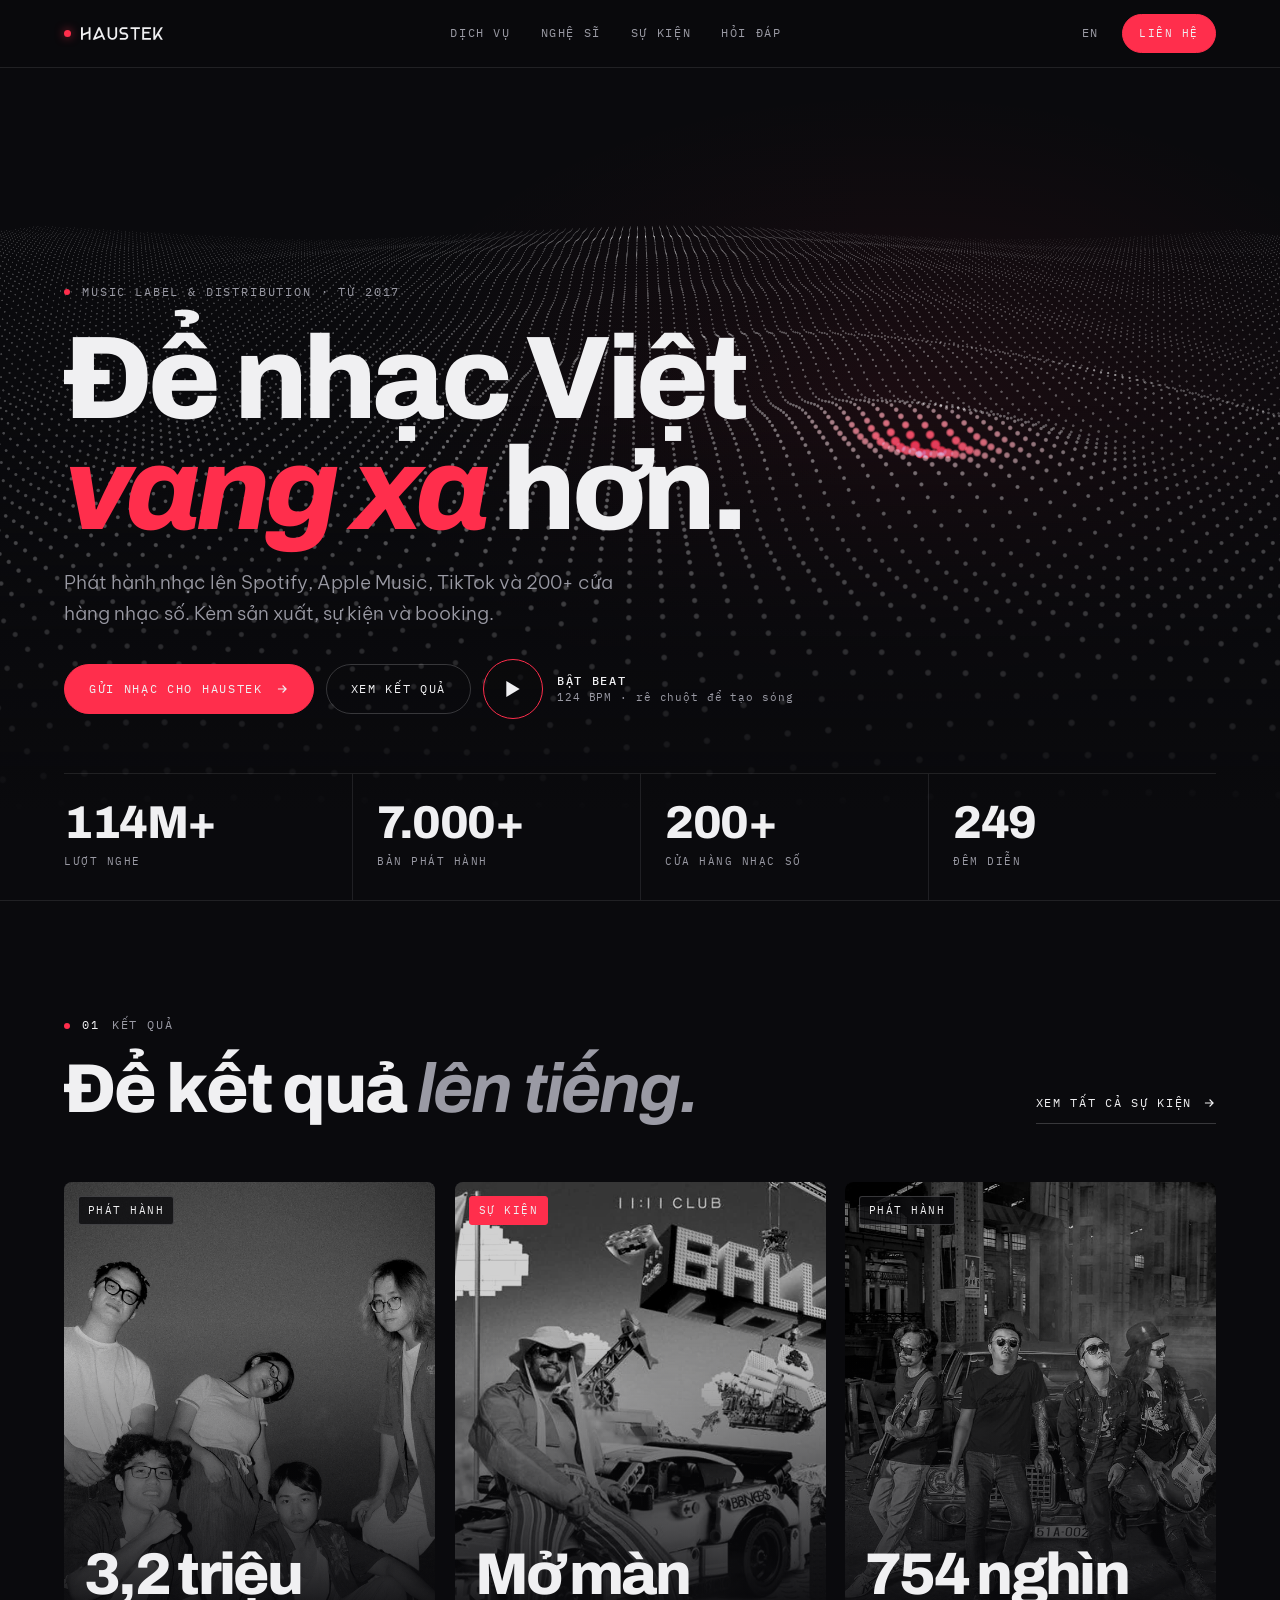
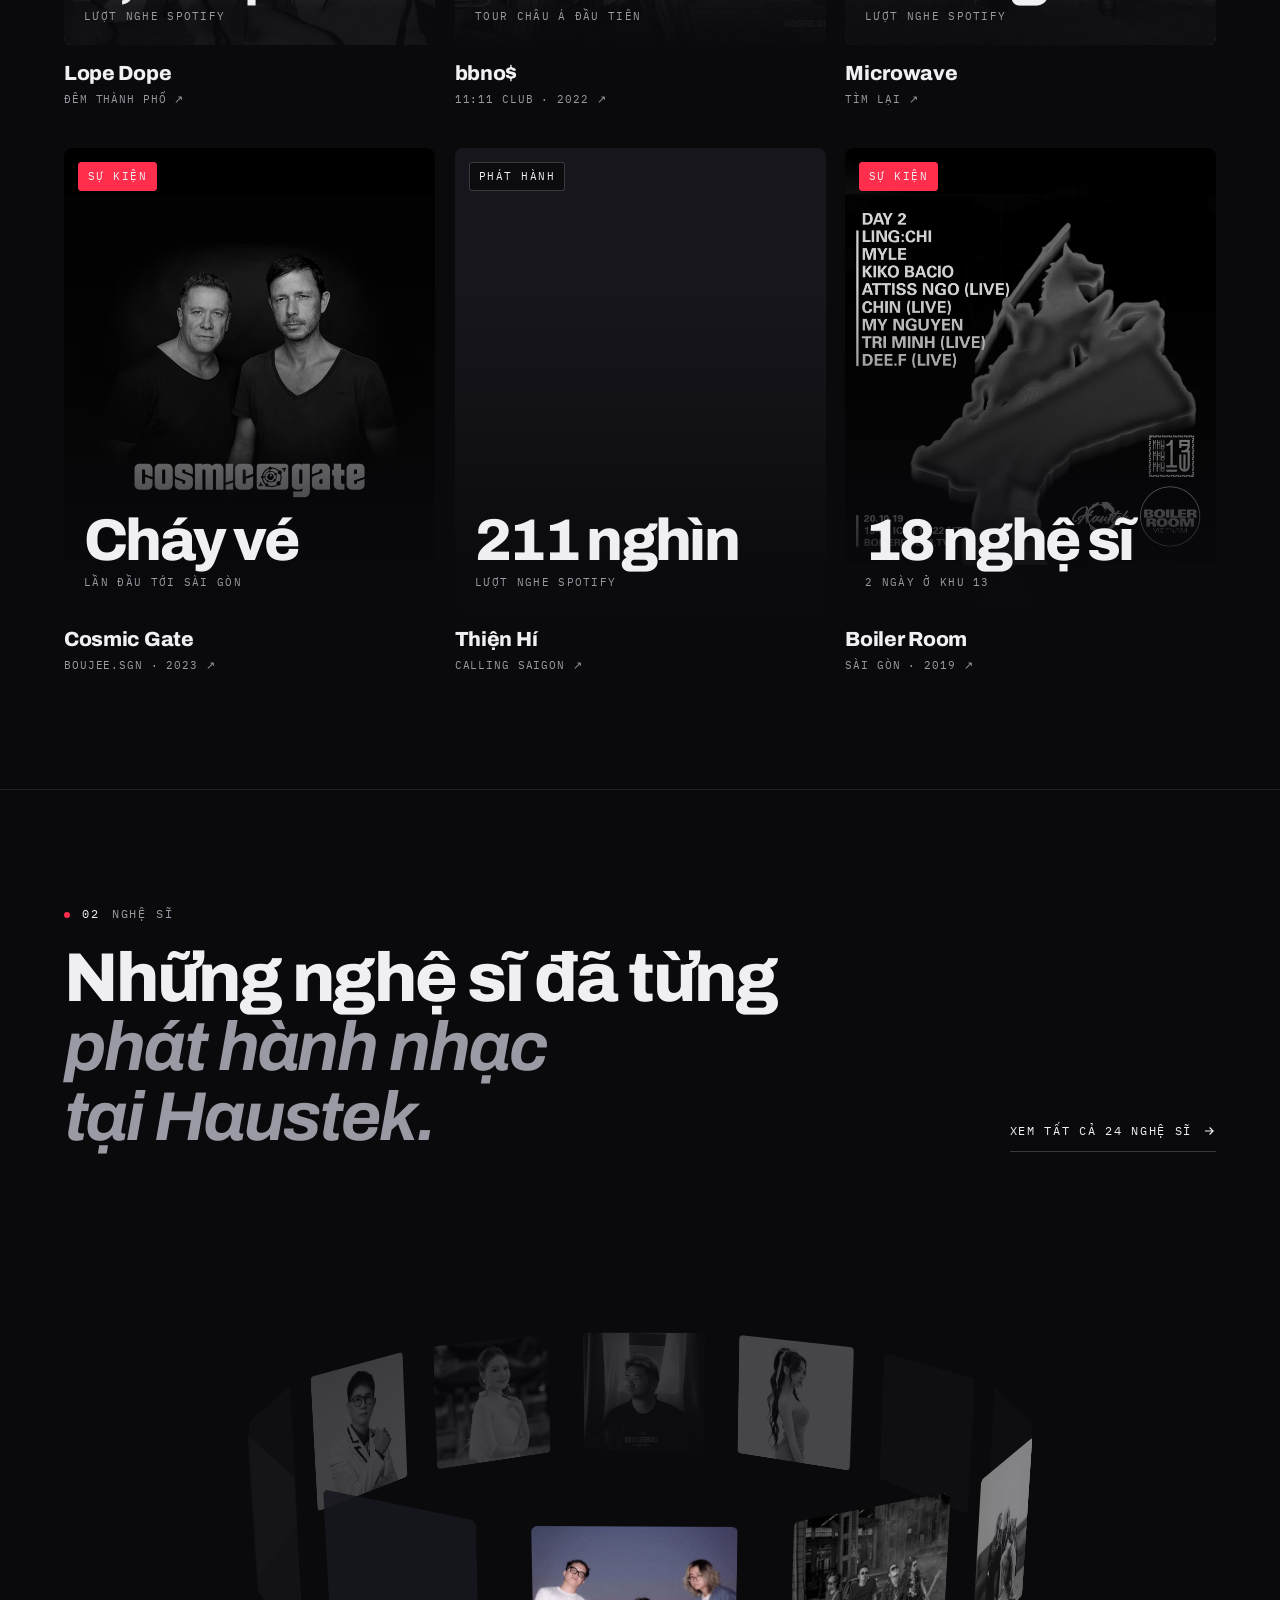
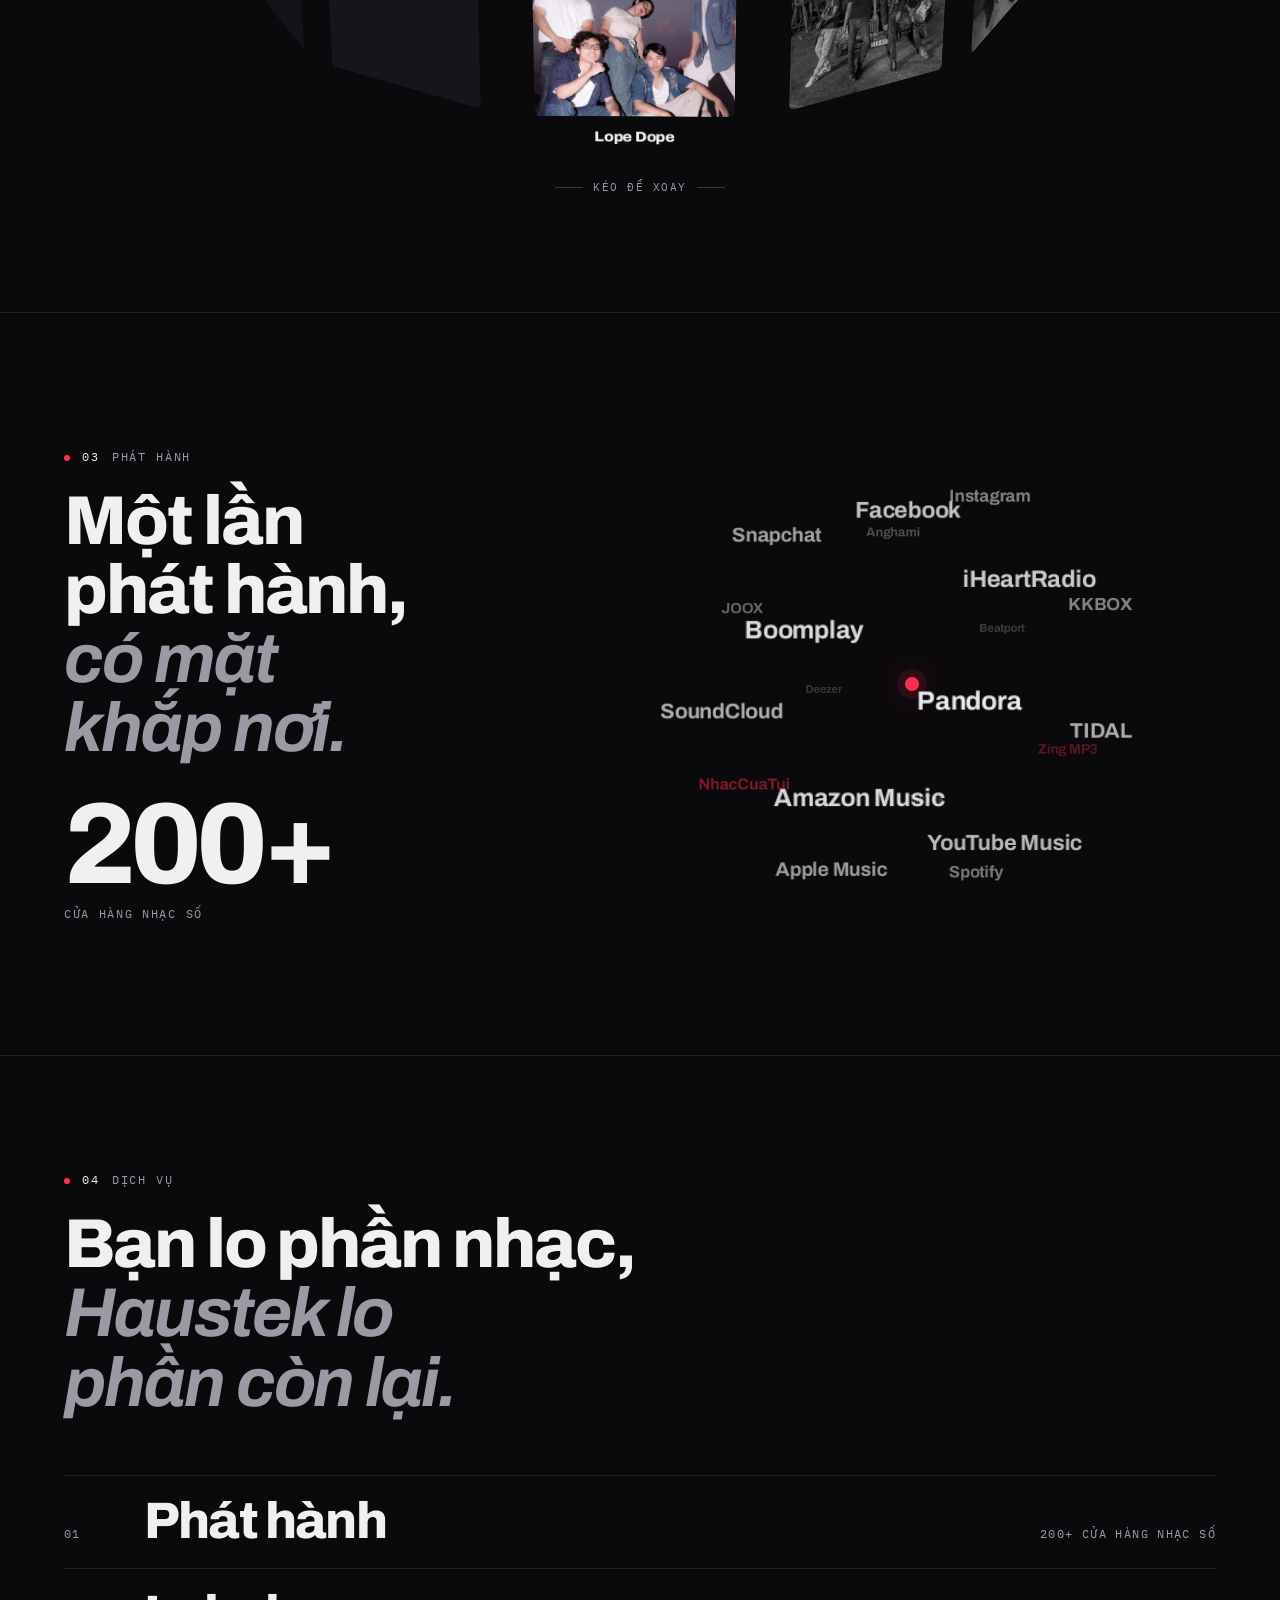
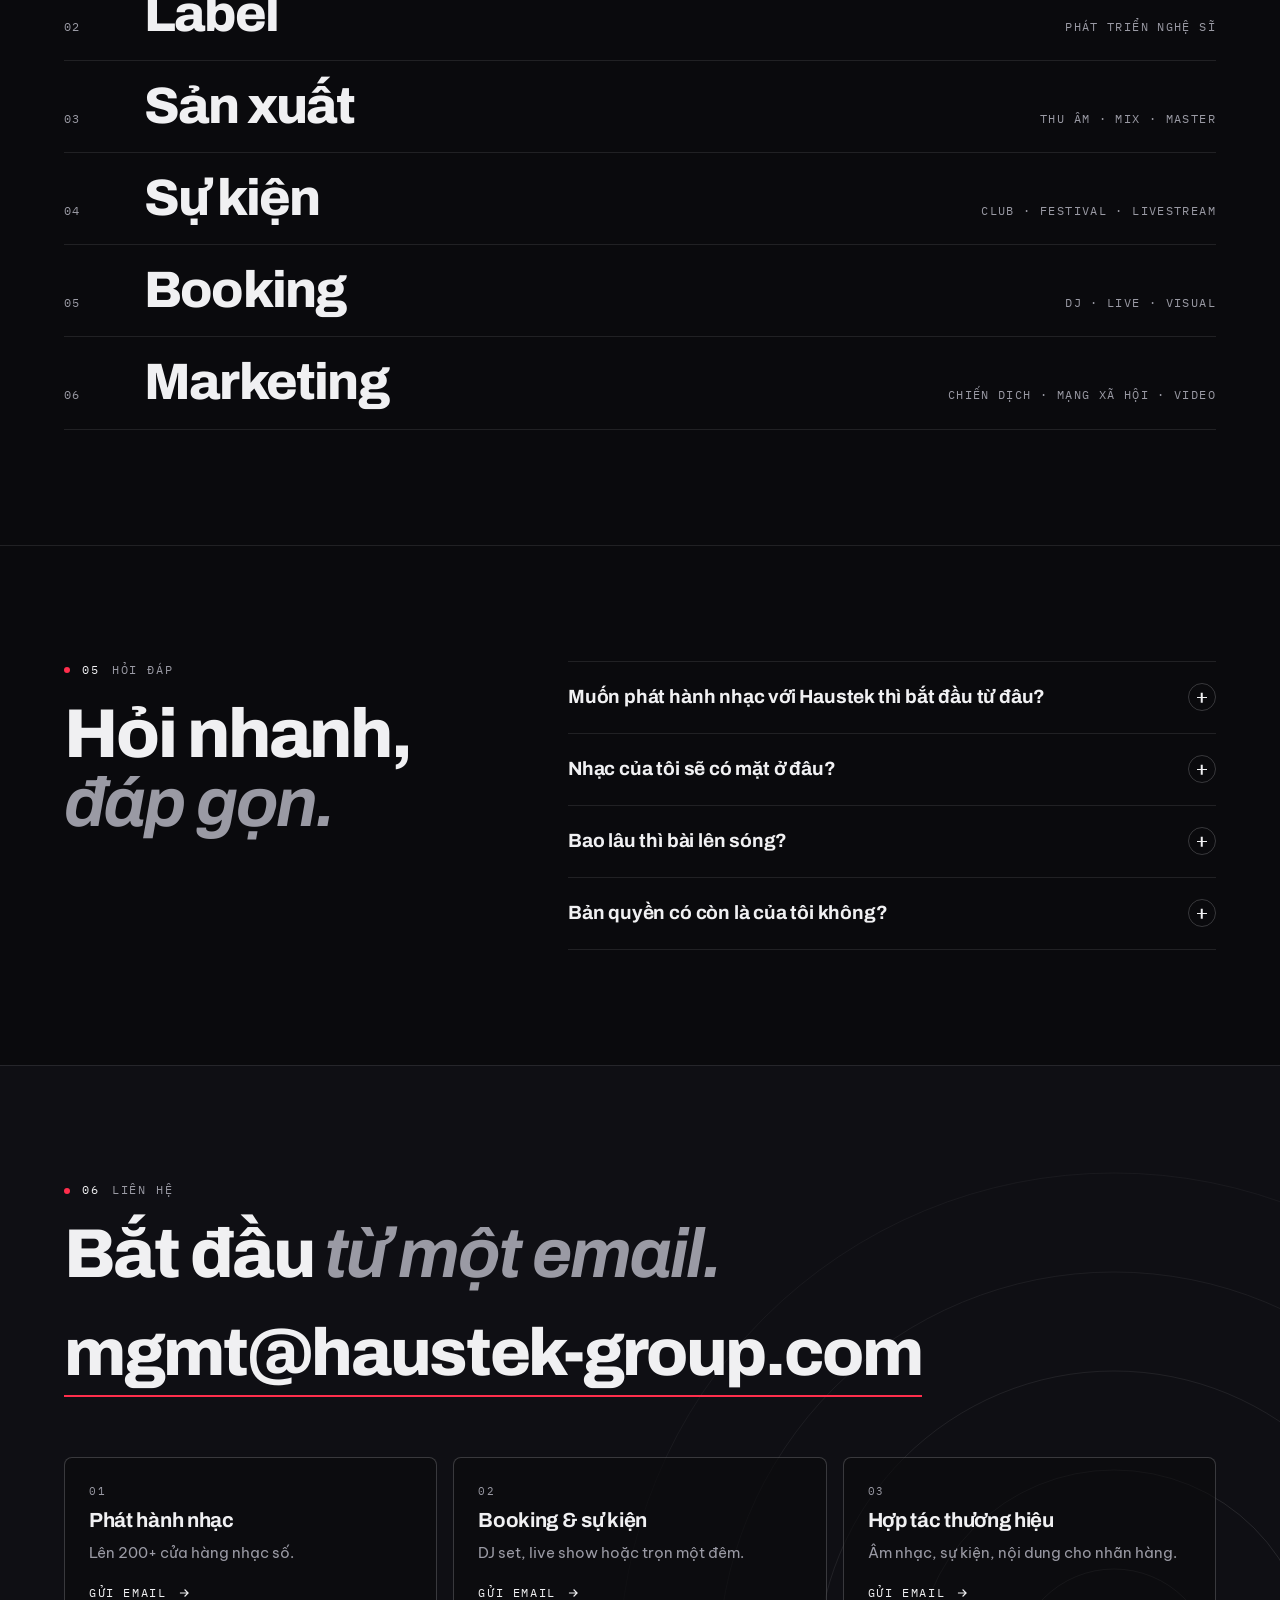
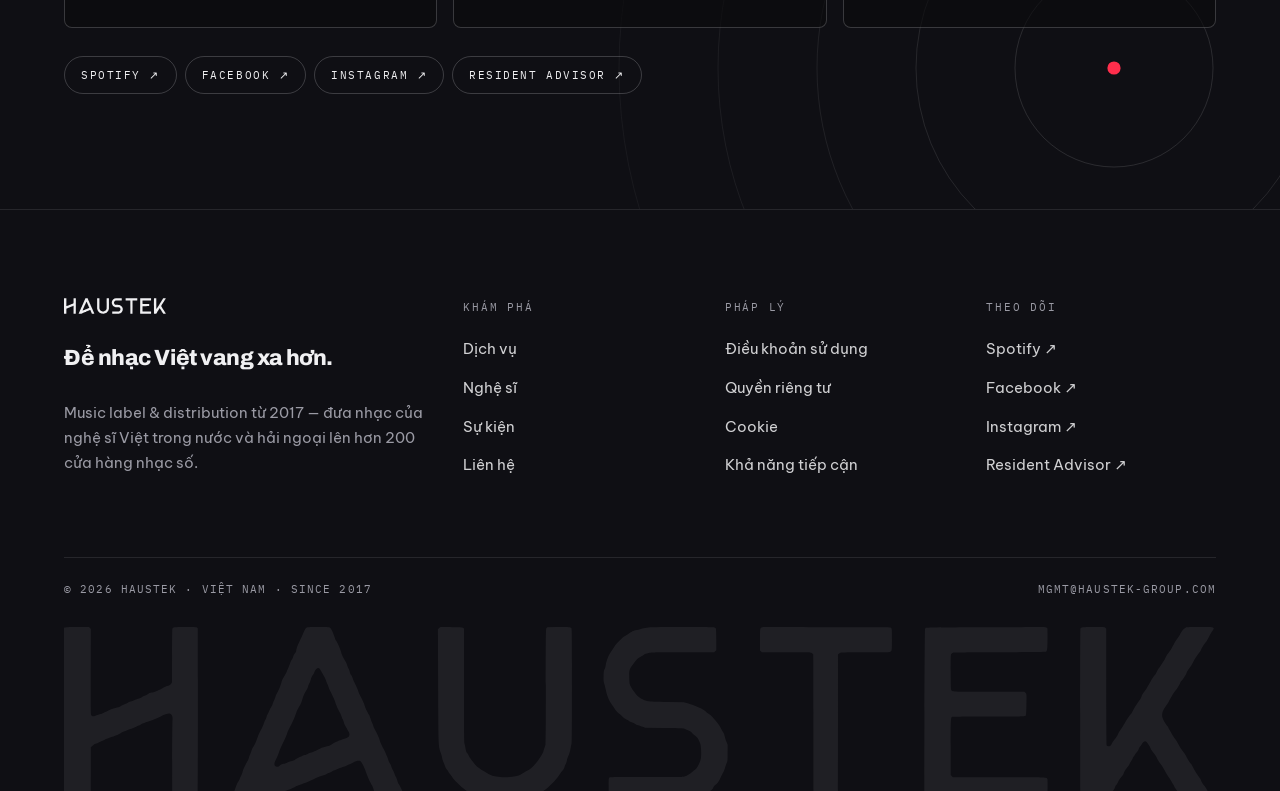
<file: index.html>
<!DOCTYPE html>
<html lang="vi">
<head>
<meta charset="UTF-8">
<meta name="viewport" content="width=device-width, initial-scale=1.0">
<script>document.documentElement.classList.add('js')</script>

<title>Haustek — Music Label & Distribution | Để nhạc Việt vang xa hơn</title>
<meta name="description" content="Haustek — music label & distribution từ 2017. Phát hành, sản xuất, sự kiện và booking. Đưa nhạc Việt lên Spotify, Apple Music, TikTok, NhacCuaTui, Zing MP3 và hơn 200 cửa hàng nhạc số.">
<meta name="author" content="Haustek">
<meta name="robots" content="index, follow">
<link rel="canonical" href="https://haustek-group.com/">
<meta property="og:type" content="website">
<meta property="og:site_name" content="Haustek">
<meta property="og:title" content="Haustek — Music Label & Distribution">
<meta property="og:description" content="Để nhạc Việt vang xa hơn. Từ sàn diễn underground ra hơn 200 nền tảng số khắp thế giới.">
<meta property="og:url" content="https://haustek-group.com/">
<meta property="og:image" content="https://haustek-group.com/og-image.jpg">
<meta property="og:image:width" content="1200">
<meta property="og:image:height" content="630">
<meta property="og:image:alt" content="Haustek — Để nhạc Việt vang xa hơn">
<meta property="og:locale" content="vi_VN">
<meta property="og:locale:alternate" content="en_US">
<meta name="twitter:card" content="summary_large_image">
<meta name="twitter:image" content="https://haustek-group.com/og-image.jpg">

<link rel="icon" type="image/svg+xml" href="/favicon.svg">
<link rel="icon" type="image/png" sizes="96x96" href="/favicon-96x96.png">
<link rel="icon" type="image/png" sizes="32x32" href="/favicon-32x32.png">
<link rel="alternate icon" href="/favicon.ico">
<link rel="apple-touch-icon" sizes="180x180" href="/apple-touch-icon.png">
<link rel="manifest" href="/site.webmanifest">
<meta name="theme-color" content="#0A0A0D">

<script type="application/ld+json">
{
  "@context": "https://schema.org",
  "@graph": [
    { "@type": "Organization", "@id": "https://haustek-group.com/#org", "name": "Haustek", "url": "https://haustek-group.com/", "email": "mgmt@haustek-group.com", "foundingDate": "2017", "foundingLocation": {"@type":"Place","name":"Vietnam"}, "description": "Music label & distribution — sự kiện, sản xuất, phát hành, quảng bá và tư vấn chiến lược cho âm nhạc, từ 2017.", "sameAs": ["https://www.facebook.com/haustek.agency","https://www.instagram.com/haustek.agency","https://open.spotify.com/artist/1jiigt5sMZ62es2sH1UwYU","https://ra.co/promoters/73233"] },
    { "@type": "WebSite", "@id": "https://haustek-group.com/#website", "url": "https://haustek-group.com/", "name": "Haustek", "inLanguage": "vi", "publisher": {"@id":"https://haustek-group.com/#org"} },
    { "@type": "MusicGroup", "name": "Haustek", "url": "https://haustek-group.com/", "genre": ["Electronic","Techno","House","Ambient"], "foundingDate": "2017" },
    {"@type": "FAQPage", "@id": "https://haustek-group.com/#faq", "url": "https://haustek-group.com/", "inLanguage": "vi", "mainEntity": [{"@type": "Question", "name": "Muốn phát hành nhạc với Haustek thì bắt đầu từ đâu?", "acceptedAnswer": {"@type": "Answer", "text": "Gửi link nghe thử và vài dòng về bạn tới mgmt@haustek-group.com. Bài nào gửi tới, chúng tôi cũng nghe."}}, {"@type": "Question", "name": "Nhạc của tôi sẽ có mặt ở đâu?", "acceptedAnswer": {"@type": "Answer", "text": "Spotify, Apple Music, TikTok, YouTube Music, NhacCuaTui, Zing MP3 và hơn 200 cửa hàng nhạc số khác."}}, {"@type": "Question", "name": "Bao lâu thì bài lên sóng?", "acceptedAnswer": {"@type": "Answer", "text": "Thường 1–2 tuần, gấp thì 24–36 giờ. Muốn được đề xuất vào playlist thì nên gửi trước 3–4 tuần."}}, {"@type": "Question", "name": "Bản quyền có còn là của tôi không?", "acceptedAnswer": {"@type": "Answer", "text": "Còn. Bài vẫn là của bạn. Tỷ lệ chia doanh thu được thống nhất rõ trước khi phát hành."}}]}
  ]
}
</script>

<link rel="stylesheet" href="/assets/site.css">

<style>
/* =====================================================================
   TRANG CHỦ — kết quả trước, chữ sau
   Góp ý nhận được: khách chỉ muốn thấy kết quả, case study, không đọc
   chữ. Nên trang đi theo thứ tự: số liệu → case study → nghệ sĩ → nơi
   nhạc lên sóng → dịch vụ (mỗi mục vài chữ) → hỏi đáp → liên hệ.
     • đầu trang: trường sóng âm 3D (assets/field.js) + nút bật beat
     • kết quả: 6 case thật, thẻ nổi 3D theo chuột
     • nghệ sĩ: vòng xoay 3D bằng ảnh, kéo để xoay
     • cửa hàng nhạc số: quả cầu 3D tên các nền tảng, kéo để xoay
   Chữ viết theo mục Giọng nói của brand playbook: viết như người Việt
   nói, câu ngắn, cụ thể bằng con số.
   Mọi thứ 3D đều có bản tĩnh khi máy tắt JS, không có WebGL hoặc bật giảm
   chuyển động.
   ===================================================================== */

/* ---------- đầu trang ---------- */
.hero{position:relative;min-height:max(100svh,640px);display:flex;flex-direction:column;justify-content:flex-end;overflow:hidden;
  padding-top:calc(var(--nav-h) + 40px);background:radial-gradient(60% 50% at 70% 45%,rgba(255,46,76,.07),transparent 70%)}
.field{position:absolute;inset:0;width:100%;height:100%;z-index:0;display:block;opacity:0;transition:opacity 1.2s var(--ease)}
.hero.gl-on .field{opacity:1}
.hero-viz{position:absolute;z-index:0;width:min(900px,64vw);aspect-ratio:1;left:calc(68% - min(450px,32vw));top:calc(50% - 30px);transform:translateY(-50%)}
.hero-viz .ripple{position:absolute;inset:0;width:100%;height:100%}
.hero.gl-on .hero-viz{display:none}
/* lớp tối phía dưới — chữ và dải số luôn đọc rõ trên nền điểm sáng */
.hero::after{content:"";position:absolute;inset:auto 0 0 0;height:55%;z-index:0;pointer-events:none;
  background:linear-gradient(to top,var(--ink) 18%,rgba(10,10,13,.7) 55%,transparent)}
.hero::before{content:"";position:absolute;inset:0;z-index:0;pointer-events:none;
  background:linear-gradient(90deg,rgba(10,10,13,.75),rgba(10,10,13,.25) 45%,transparent 70%)}
@media(max-width:759px){.hero::before{background:none}}
.hero-in{position:relative;z-index:1;pointer-events:none}
.hero-in a,.hero-in button{pointer-events:auto}
.hero h1{margin:22px 0 22px;max-width:11ch}
/* một dòng nói rõ Haustek làm gì — người mới vào hiểu ngay trong vài giây */
.hero-sub{margin:0;max-width:46ch}
.hero-cta{display:flex;flex-wrap:wrap;align-items:center;gap:12px;margin-top:30px}
.hero-in>*{animation:rise .8s var(--ease) both}
.hero-in>:nth-child(2){animation-delay:.08s}
.hero-in>:nth-child(3){animation-delay:.16s}
.hero-in>:nth-child(4){animation-delay:.24s}
@keyframes rise{from{opacity:0;transform:translateY(14px)}}

/* nút bật beat — đồ chơi của trang: mỗi tiếng kick bắn sóng đỏ qua mặt sàn */
.beat-dock{display:flex;align-items:center;gap:14px}
.beat{position:relative;width:60px;height:60px;border-radius:50%;flex:none;display:grid;place-items:center;
  border:1px solid var(--red);background:rgba(10,10,13,.6);transition:background .25s,transform .25s var(--ease)}
.beat svg{width:16px;height:16px;fill:var(--paper)}
.beat:hover{transform:scale(1.06)}
.beat::after{content:"";position:absolute;inset:-1px;border-radius:50%;border:1px solid var(--red);opacity:0}
.beat[aria-pressed="true"]{background:var(--red)}
.beat[aria-pressed="true"]::after{animation:beatring .484s linear infinite}   /* đúng 1 phách ở 124 BPM */
@keyframes beatring{from{transform:scale(1);opacity:.8}to{transform:scale(1.6);opacity:0}}
.beat-txt{display:grid;gap:2px;line-height:1.3}
.beat-txt b{font-family:var(--mono);font-weight:500;font-size:12px;letter-spacing:.14em;text-transform:uppercase}
.beat-txt small{font-family:var(--mono);font-size:11px;letter-spacing:.08em;color:var(--concrete)}

.stats{position:relative;z-index:1;display:grid;grid-template-columns:repeat(2,minmax(0,1fr));margin-top:clamp(40px,6vh,72px);border-top:1px solid var(--line)}
.stats div{display:flex;flex-direction:column-reverse;gap:6px;padding:22px 0 26px}
.stats div:nth-child(even){padding-left:20px;border-left:1px solid var(--line)}
.stats div:nth-child(n+3){border-top:1px solid var(--line)}
.stats dd{font-family:var(--disp);font-weight:800;font-size:clamp(30px,3.6vw,52px);letter-spacing:-.03em;line-height:1}
.stats dt{font-family:var(--mono);font-size:11px;letter-spacing:.14em;text-transform:uppercase;color:var(--concrete)}
@media(min-width:900px){
  .stats{grid-template-columns:repeat(4,minmax(0,1fr))}
  .stats div{padding:26px 24px 30px!important;border-top:0!important;border-left:1px solid var(--line)}
  .stats div:first-child{padding-left:0!important;border-left:0}
}
@media(max-width:759px){
  .hero{padding-top:calc(var(--nav-h) + 52vw)}
  .hero-viz{width:150vw;left:-7vw;top:calc(var(--nav-h) + 40px - 75vw);transform:none}
  .hero::after{height:70%}
}

/* ---------- tiêu đề khối: một dòng nhãn + một câu, không đoạn văn ---------- */
.head{display:flex;flex-wrap:wrap;justify-content:space-between;align-items:flex-end;gap:24px 48px;margin-bottom:clamp(36px,4.5vw,60px)}
.head h2{margin-top:20px}

/* ---------- 01 · kết quả: thẻ case nổi 3D ----------
   Ảnh nằm dưới, con số nổi lên trước ảnh (translateZ) — đứng yên thì
   phẳng, rê chuột thì thẻ nghiêng và con số tách khỏi ảnh. Điện thoại
   không có rê chuột: thẻ thành dải vuốt ngang cho đỡ dài trang. */
.cases{display:grid;grid-template-columns:repeat(3,minmax(0,1fr));gap:40px 20px}
.case{display:block;min-width:0}
.cv{position:relative;display:block;aspect-ratio:4/5;transform-style:preserve-3d;will-change:transform}
.cv-img{position:absolute;inset:0;overflow:hidden;border-radius:8px;background:var(--ink-3)}
.cv-img img{width:100%;height:100%;object-fit:cover}
.cv-img::after{content:"";position:absolute;inset:0;background:linear-gradient(to top,rgba(10,10,13,.92) 8%,rgba(10,10,13,.35) 45%,transparent 70%)}
.cv-tag{position:absolute;top:14px;left:14px;transform:translateZ(30px);font-family:var(--mono);font-size:10.5px;letter-spacing:.14em;text-transform:uppercase;
  padding:5px 9px;border-radius:3px;background:rgba(10,10,13,.8);border:1px solid var(--line-2)}
.cv-tag.ev{background:var(--red);border-color:var(--red)}
.cv-num{position:absolute;left:20px;right:20px;bottom:20px;transform:translateZ(60px);display:grid;gap:6px}
.cv-num b{font-family:var(--disp);font-weight:800;font-size:clamp(40px,4.6vw,68px);letter-spacing:-.045em;line-height:.9}
.cv-num small{font-family:var(--mono);font-size:11px;letter-spacing:.12em;text-transform:uppercase;color:var(--concrete)}
.case h3{margin-top:16px;font-weight:800}
.cs-meta{display:flex;align-items:center;gap:8px;margin-top:4px;font-family:var(--mono);font-size:11px;letter-spacing:.08em;text-transform:uppercase;color:var(--concrete);transition:color .2s}
.case:hover .cs-meta{color:var(--paper)}
@media(max-width:899px){
  .cases{display:flex;gap:14px;overflow-x:auto;scroll-snap-type:x mandatory;margin-inline:calc(-1 * var(--gut));padding-inline:var(--gut);scroll-padding-inline:var(--gut);scrollbar-width:none}
  .cases::-webkit-scrollbar{display:none}
  .case{flex:0 0 auto;width:min(72vw,340px);scroll-snap-align:start}
}

/* ---------- 02 · nghệ sĩ: vòng xoay 3D ---------- */
.ring{position:relative;margin-top:8px}
.ring-stage{display:grid;grid-template-columns:repeat(auto-fill,minmax(140px,1fr));gap:16px}   /* bản không JS: lưới */
.ring-item{display:block}
.ring-item .ph{display:block;aspect-ratio:1;overflow:hidden;border-radius:6px;background:var(--ink-3)}
.ring-item img{width:100%;height:100%;object-fit:cover}
.ring-item .nm{display:block;margin-top:10px;font-family:var(--disp);font-weight:800;font-size:16px;letter-spacing:-.015em;text-align:center}
.js .ring.on{height:clamp(380px,44vw,620px);perspective:1400px;perspective-origin:50% 30%;cursor:grab;touch-action:pan-y;user-select:none;-webkit-user-select:none;
  margin-inline:calc(-1 * var(--gut));overflow:hidden}
.js .ring.on.drag{cursor:grabbing}
.js .ring.on .ring-stage{display:block;position:absolute;left:50%;top:54%;width:var(--w);height:var(--w);
  margin:calc(var(--w) / -2) 0 0 calc(var(--w) / -2);transform-style:preserve-3d}
.js .ring.on .ring-item{position:absolute;inset:0;transform-style:preserve-3d;-webkit-user-drag:none}
.js .ring.on .ring-item img{-webkit-user-drag:none;pointer-events:none}
.js .ring.on .ring-item .nm{position:absolute;left:0;right:0;top:100%;opacity:0;transition:opacity .3s}
.js .ring.on .ring-item.front .nm{opacity:1}
.js .ring.on .ring-item.front .duo{filter:none}
.ring-hint{display:none;align-items:center;justify-content:center;gap:10px;margin-top:6px;font-family:var(--mono);font-size:11px;letter-spacing:.14em;text-transform:uppercase;color:var(--concrete)}
.ring-hint::before,.ring-hint::after{content:"";width:28px;height:1px;background:var(--line-2)}
.js .ring.on+.ring-hint{display:flex}   /* chỉ hiện khi vòng xoay thật sự chạy */

/* ---------- 03 · cửa hàng nhạc số: quả cầu chữ 3D ---------- */
.reach{display:grid;gap:24px;align-items:center}
@media(min-width:900px){.reach{grid-template-columns:minmax(0,.9fr) minmax(0,1.1fr);gap:48px}}
.reach .big{margin-top:30px;font-family:var(--disp);font-weight:800;font-size:clamp(64px,9vw,140px);letter-spacing:-.05em;line-height:.9}
.reach .big small{display:block;margin-top:12px;font-family:var(--mono);font-weight:400;font-size:12px;letter-spacing:.14em;text-transform:uppercase;color:var(--concrete)}
.orb{position:relative}
.orb ul{list-style:none;display:flex;flex-wrap:wrap;gap:8px}
.orb li{font-family:var(--disp);font-weight:700;font-size:15px;padding:9px 14px;border:1px solid var(--line-2);border-radius:100px}
.orb li.vn{color:var(--red);border-color:var(--red)}
.orb-core{display:none}
.js .orb.on{height:clamp(340px,40vw,560px);cursor:grab;touch-action:pan-y;user-select:none;-webkit-user-select:none}
.js .orb.on.drag{cursor:grabbing}
.js .orb.on ul{display:block;position:absolute;inset:0}
.js .orb.on li{position:absolute;left:50%;top:50%;padding:0;border:0;white-space:nowrap;font-size:clamp(15px,1.7vw,24px);letter-spacing:-.01em;will-change:transform,opacity}
.js .orb.on .orb-core{display:block;position:absolute;left:50%;top:50%;width:14px;height:14px;margin:-7px 0 0 -7px;border-radius:50%;background:var(--red);
  box-shadow:0 0 0 8px rgba(255,46,76,.12),0 0 40px rgba(255,46,76,.6);animation:rec 1.94s steps(2,end) infinite}

/* ---------- 04 · dịch vụ: một hàng chữ to mỗi dịch vụ, vài từ khoá ---------- */
.svc{list-style:none;border-top:1px solid var(--line)}
.svc li{display:grid;grid-template-columns:44px minmax(0,1fr);align-items:baseline;gap:4px 16px;padding:20px 0;border-bottom:1px solid var(--line)}
.svc .no{font-family:var(--mono);font-size:11.5px;letter-spacing:.12em;color:var(--concrete)}
.svc b{font-family:var(--disp);font-weight:800;font-size:clamp(28px,4vw,56px);letter-spacing:-.035em;line-height:1;transition:color .25s,transform .4s var(--ease)}
.svc span:last-child{grid-column:2;font-family:var(--mono);font-size:11.5px;letter-spacing:.12em;text-transform:uppercase;color:var(--concrete)}
.svc li:hover b{color:var(--red);transform:translateX(8px)}
@media(min-width:760px){
  .svc li{grid-template-columns:64px minmax(0,1fr) auto}
  .svc span:last-child{grid-column:3;text-align:right}
}

/* ---------- 05 · hỏi đáp ---------- */
.faq-grid{display:grid;gap:36px}
@media(min-width:900px){.faq-grid{grid-template-columns:minmax(0,.8fr) minmax(0,1.2fr);gap:72px}}

/* ---------- 06 · liên hệ ---------- */
.contact{position:relative;overflow:hidden;background:var(--ink-2)}
.contact .ripple{width:min(1100px,170vw);aspect-ratio:1;right:-30%;bottom:-55%}
.contact .wrap{position:relative;z-index:1}
.mail{display:inline-block;margin:30px 0 clamp(40px,5vw,60px);font-family:var(--disp);font-weight:800;
  font-size:clamp(24px,5.2vw,72px);letter-spacing:-.035em;line-height:1.05;overflow-wrap:anywhere;
  border-bottom:2px solid var(--red);padding-bottom:6px;transition:color .25s}
.mail:hover{color:var(--red)}
.routes{display:grid;gap:12px}
@media(min-width:760px){.routes{grid-template-columns:repeat(3,minmax(0,1fr));gap:16px}}
.route{display:flex;flex-direction:column;gap:8px;padding:24px;border:1px solid var(--line-2);border-radius:8px;background:rgba(10,10,13,.6);
  transition:border-color .25s,transform .25s var(--ease)}
.route .code{font-family:var(--mono);font-size:11px;letter-spacing:.14em;color:var(--concrete)}
.route p{color:var(--concrete);font-size:15px}
.route .go{margin-top:auto;padding-top:10px;display:inline-flex;align-items:center;gap:10px;font-family:var(--mono);font-size:11.5px;letter-spacing:.14em;text-transform:uppercase}
.route .go svg{width:14px;height:14px;transition:transform .25s var(--ease)}
.route:hover{border-color:var(--red);transform:translateY(-3px)}
.route:hover .go svg{transform:translateX(4px)}
.social{display:flex;flex-wrap:wrap;gap:8px;margin-top:28px}
</style>
</head>
<body>
<a class="skip" href="#main" data-t="skip">Bỏ qua điều hướng, tới nội dung chính</a>

<header class="nav">
  <div class="wrap">
    <a class="logo" href="/" aria-label="Haustek — trang chủ">
      <span class="rec" aria-hidden="true"></span>
      <img src="/assets/wordmark.svg" alt="" width="83" height="13">
    </a>
    <nav class="nav-links" aria-label="Điều hướng chính">
      <a href="#services" data-t="nav_services">Dịch vụ</a>
      <a href="/artists" data-t="nav_artists">Nghệ sĩ</a>
      <a href="/events" data-t="nav_events">Sự kiện</a>
      <a href="#faq" data-t="nav_faq">Hỏi đáp</a>
    </nav>
    <div class="nav-right">
      <button class="lang" id="langBtn" type="button" aria-label="Switch to English">EN</button>
      <a class="btn btn-red btn-sm nav-cta" href="#contact" data-t="nav_cta">Liên hệ</a>
      <button class="menu-btn" id="menuBtn" type="button" aria-label="Mở menu" aria-expanded="false" aria-controls="menu"><span></span><span></span></button>
    </div>
  </div>
</header>
<div class="menu" id="menu" aria-hidden="true">
  <nav class="menu-links" aria-label="Điều hướng">
    <a href="/"><small>01</small><span data-t="m_home">Trang chủ</span></a>
    <a href="#services"><small>02</small><span data-t="nav_services">Dịch vụ</span></a>
    <a href="/artists"><small>03</small><span data-t="nav_artists">Nghệ sĩ</span></a>
    <a href="/events"><small>04</small><span data-t="nav_events">Sự kiện</span></a>
    <a href="#contact"><small>05</small><span data-t="nav_cta">Liên hệ</span></a>
  </nav>
  <div class="menu-foot">
    <a class="btn btn-red" href="mailto:mgmt@haustek-group.com">mgmt@haustek-group.com</a>
  </div>
</div>

<main id="main">

<!-- ĐẦU TRANG — trường sóng âm 3D. SVG bên dưới là bản tĩnh: hiện khi máy
     không vẽ được WebGL; vẽ được thì lớp .gl-on giấu nó đi. -->
<section class="hero" id="top">
  <canvas class="field" id="field" aria-hidden="true"></canvas>
  <div class="hero-viz" aria-hidden="true">
    <svg class="ripple" viewBox="0 0 1000 1000">
      <circle cx="500" cy="500" r="70" stroke-opacity=".26"/>
      <circle cx="500" cy="500" r="125" stroke-opacity=".21"/>
      <circle cx="500" cy="500" r="190" stroke-opacity=".17"/>
      <circle cx="500" cy="500" r="265" stroke-opacity=".14"/>
      <circle cx="500" cy="500" r="345" stroke-opacity=".11"/>
      <circle cx="500" cy="500" r="430" stroke-opacity=".085"/>
      <circle cx="500" cy="500" r="500" stroke-opacity=".06"/>
      <circle class="wave" cx="500" cy="500" r="500" stroke-opacity=".9"/>
      <circle class="wave w2" cx="500" cy="500" r="500" stroke-opacity=".9"/>
      <circle class="wave w3" cx="500" cy="500" r="500" stroke-opacity=".9"/>
      <circle class="core" cx="500" cy="500" r="7"/>
    </svg>
  </div>
  <div class="wrap hero-in">
    <p class="label" data-i18n="hero_k">Music label &amp; distribution · từ 2017</p>
    <h1 data-i18n="h1"><span class="ln">Để nhạc Việt</span> <span class="ln"><em>vang xa</em> hơn.</span></h1>
    <p class="lead hero-sub" data-i18n="hero_sub">Phát hành nhạc lên Spotify, Apple Music, TikTok và 200+ cửa hàng nhạc số. Kèm sản xuất, sự kiện và booking.</p>
    <div class="hero-cta">
      <a class="btn btn-red" href="mailto:mgmt@haustek-group.com?subject=%5BPH%C3%81T%20H%C3%80NH%5D%20"><span data-i18n="cta_work">Gửi nhạc cho Haustek</span><svg viewBox="0 0 24 24" fill="none" stroke="currentColor" stroke-width="2" aria-hidden="true"><path d="M5 12h14M13 6l6 6-6 6"/></svg></a>
      <a class="btn" href="#results" data-i18n="cta_results">Xem kết quả</a>
      <div class="beat-dock">
        <button class="beat" id="beatBtn" type="button" aria-pressed="false" aria-label="Bật beat"><svg viewBox="0 0 10 12" aria-hidden="true"><path id="beatIco" d="M0 0l10 6L0 12z"/></svg></button>
        <span class="beat-txt"><b data-i18n="beat_on">Bật beat</b><small data-i18n="beat_hint">124 BPM · rê chuột để tạo sóng</small></span>
      </div>
    </div>
  </div>
  <div class="wrap" style="position:relative;z-index:1">
    <dl class="stats">
      <div><dt data-i18n="st_streams">Lượt nghe</dt><dd data-count="114" data-suffix="M+">114M+</dd></div>
      <div><dt data-i18n="st_rel">Bản phát hành</dt><dd data-count="7000" data-suffix="+">7.000+</dd></div>
      <div><dt data-i18n="st_stores">Cửa hàng nhạc số</dt><dd data-count="200" data-suffix="+">200+</dd></div>
      <div><dt data-i18n="st_nights">Đêm diễn</dt><dd data-count="249">249</dd></div>
    </dl>
  </div>
</section>

<!-- 01 · KẾT QUẢ — case thật, mỗi thẻ dẫn thẳng tới nguồn để khách tự kiểm
     chứng. Ba thẻ phát hành (data-artist) lấy tên bài và lượt nghe từ
     /assets/artists-data.js lúc tải trang — số trong HTML chỉ là bản dự
     phòng khi máy tắt JS. Ba thẻ sự kiện: bbno$ (đêm nổi bật nhất, theo bài
     NME), Cosmic Gate và Boiler Room (bảng ARCHIVE trong events.html). -->
<section class="sec" id="results">
  <div class="wrap">
    <div class="head">
      <div>
        <p class="label rv"><span class="n">01</span><span data-i18n="rs_k">Kết quả</span></p>
        <h2 class="rv" data-i18n="rs_h"><span class="ln">Để kết quả</span> <span class="ln"><em>lên tiếng.</em></span></h2>
      </div>
      <a class="more rv" href="/events"><span data-i18n="rs_all">Xem tất cả sự kiện</span><svg viewBox="0 0 24 24" fill="none" stroke="currentColor" stroke-width="2" aria-hidden="true"><path d="M5 12h14M13 6l6 6-6 6"/></svg></a>
    </div>
    <div class="cases">
      <a class="case rv" data-artist="Lope Dope" href="https://open.spotify.com/track/0oXjDcT4qKLBLYY9lPRrHT" target="_blank" rel="noopener">
        <span class="cv"><span class="cv-img"><img class="duo" src="/artists/lope-dope.webp" alt="Lope Dope" width="800" height="800" loading="lazy" decoding="async"></span><span class="cv-tag" data-i18n="tg_rel">Phát hành</span><span class="cv-num"><b data-num>3,2 triệu</b><small data-i18n="c1u">lượt nghe Spotify</small></span></span>
        <h3>Lope Dope</h3><span class="cs-meta"><span data-track>Đêm Thành Phố</span> ↗</span>
      </a>
      <a class="case rv" href="https://www.nme.com/news/music/bbno-announces-vietnam-malaysia-and-indonesia-tour-dates-3308137" target="_blank" rel="noopener">
        <span class="cv"><span class="cv-img"><img class="duo" src="/events/bbno-balling-loud.webp" alt="bbno$ trên poster đêm Balling Loud, 11:11 Club, Sài Gòn" width="720" height="900" loading="lazy" decoding="async"></span><span class="cv-tag ev" data-i18n="tg_ev">Sự kiện</span><span class="cv-num"><b data-i18n="cbn">Mở màn</b><small data-i18n="cbu">Tour châu Á đầu tiên</small></span></span>
        <h3>bbno$</h3><span class="cs-meta"><span data-i18n="cbm">11:11 Club · 2022</span> ↗</span>
      </a>
      <a class="case rv" data-artist="Microwave" href="https://open.spotify.com/track/4ZtmF5ZseBMGWRgibW3bKJ" target="_blank" rel="noopener">
        <span class="cv"><span class="cv-img"><img class="duo" src="/artists/microwave.webp" alt="Microwave" width="800" height="800" loading="lazy" decoding="async"></span><span class="cv-tag" data-i18n="tg_rel">Phát hành</span><span class="cv-num"><b data-num>754 nghìn</b><small data-i18n="c3u">lượt nghe Spotify</small></span></span>
        <h3>Microwave</h3><span class="cs-meta"><span data-track>Tìm Lại</span> ↗</span>
      </a>
      <a class="case rv" href="https://mixmag.asia/read/huyn-thoi-nhc-trance-cosmic-gate-ln-u-tien-chi-nhc-ti-sai-gon-trong-tour-din-asia-qung-ba-album-mi-mosaiik-2-vit-nam" target="_blank" rel="noopener">
        <span class="cv"><span class="cv-img"><img class="duo" src="/events/cosmic-gate.webp" alt="Cosmic Gate tại Boujee Station, Sài Gòn" width="720" height="900" loading="lazy" decoding="async"></span><span class="cv-tag ev" data-i18n="tg_ev">Sự kiện</span><span class="cv-num"><b data-i18n="c2n">Cháy vé</b><small data-i18n="c2u">Lần đầu tới Sài Gòn</small></span></span>
        <h3>Cosmic Gate</h3><span class="cs-meta"><span data-i18n="c2m">Boujee.SGN · 2023</span> ↗</span>
      </a>
      <a class="case rv" data-artist="Thiện Hí" href="https://open.spotify.com/track/06BD3Yl1K3U84KB8yPdWBd" target="_blank" rel="noopener">
        <span class="cv"><span class="cv-img"><img class="duo" src="/artists/thien-hi.webp" alt="Thiện Hí" width="800" height="800" loading="lazy" decoding="async"></span><span class="cv-tag" data-i18n="tg_rel">Phát hành</span><span class="cv-num"><b data-num>211 nghìn</b><small data-i18n="c5u">lượt nghe Spotify</small></span></span>
        <h3>Thiện Hí</h3><span class="cs-meta"><span data-track>Calling Saigon</span> ↗</span>
      </a>
      <a class="case rv" href="https://ra.co/events/1309879" target="_blank" rel="noopener">
        <span class="cv"><span class="cv-img"><img class="duo" src="/events/boiler-room.webp" alt="Boiler Room Hồ Chí Minh" width="720" height="900" loading="lazy" decoding="async"></span><span class="cv-tag ev" data-i18n="tg_ev">Sự kiện</span><span class="cv-num"><b data-i18n="c4n">18 nghệ sĩ</b><small data-i18n="c4u">2 ngày ở Khu 13</small></span></span>
        <h3>Boiler Room</h3><span class="cs-meta"><span data-i18n="c4m">Sài Gòn · 2019</span> ↗</span>
      </a>
    </div>
  </div>
</section>

<!-- 02 · NGHỆ SĨ — 12 người nhiều lượt nghe nhất, JS dựng lại từ
     /assets/artists-data.js. Danh sách dưới đây là bản dự phòng khi tắt JS
     (một lưới ảnh bình thường). -->
<section class="sec" id="artists">
  <div class="wrap">
    <div class="head">
      <div>
        <p class="label rv"><span class="n">02</span><span data-i18n="ar_k">Nghệ sĩ</span></p>
        <h2 class="rv" data-i18n="ar_h"><span class="ln">Những nghệ sĩ đã từng</span> <span class="ln"><em>phát hành nhạc tại Haustek.</em></span></h2>
      </div>
      <a class="more rv" href="/artists"><span data-i18n="ar_all">Xem tất cả 24 nghệ sĩ</span><svg viewBox="0 0 24 24" fill="none" stroke="currentColor" stroke-width="2" aria-hidden="true"><path d="M5 12h14M13 6l6 6-6 6"/></svg></a>
    </div>
    <div class="ring" id="ring">
      <div class="ring-stage">
        <a class="ring-item" href="/artists"><span class="ph"><img class="duo" src="/artists/lope-dope.webp" srcset="/artists/600/lope-dope.webp 600w, /artists/lope-dope.webp 800w" sizes="(min-width:740px) 27vw, 150px" alt="Lope Dope" width="800" height="800" loading="lazy" decoding="async"></span><span class="nm">Lope Dope</span></a>
        <a class="ring-item" href="/artists"><span class="ph"><img class="duo" src="/artists/microwave.webp" srcset="/artists/600/microwave.webp 600w, /artists/microwave.webp 800w" sizes="(min-width:740px) 27vw, 150px" alt="Microwave" width="800" height="800" loading="lazy" decoding="async"></span><span class="nm">Microwave</span></a>
        <a class="ring-item" href="/artists"><span class="ph"><img class="duo" src="/artists/nae-delay.webp" srcset="/artists/600/nae-delay.webp 600w, /artists/nae-delay.webp 800w" sizes="(min-width:740px) 27vw, 150px" alt="nae &amp; de'lay" width="800" height="800" loading="lazy" decoding="async"></span><span class="nm">nae &amp; de'lay</span></a>
        <a class="ring-item" href="/artists"><span class="ph"><img class="duo" src="/artists/tri-minh.webp" srcset="/artists/600/tri-minh.webp 600w, /artists/tri-minh.webp 800w" sizes="(min-width:740px) 27vw, 150px" alt="Trí Minh" width="800" height="800" loading="lazy" decoding="async"></span><span class="nm">Trí Minh</span></a>
        <a class="ring-item" href="/artists"><span class="ph"><img class="duo" src="/artists/thien-hi.webp" srcset="/artists/600/thien-hi.webp 600w, /artists/thien-hi.webp 800w" sizes="(min-width:740px) 27vw, 150px" alt="Thiện Hí" width="800" height="800" loading="lazy" decoding="async"></span><span class="nm">Thiện Hí</span></a>
        <a class="ring-item" href="/artists"><span class="ph"><img class="duo" src="/artists/jesilyn.webp" srcset="/artists/600/jesilyn.webp 600w, /artists/jesilyn.webp 800w" sizes="(min-width:740px) 27vw, 150px" alt="JesiLyn" width="800" height="800" loading="lazy" decoding="async"></span><span class="nm">JesiLyn</span></a>
        <a class="ring-item" href="/artists"><span class="ph"><img class="duo" src="/artists/beebb.webp" srcset="/artists/600/beebb.webp 600w, /artists/beebb.webp 800w" sizes="(min-width:740px) 27vw, 150px" alt="BeeBB" width="800" height="800" loading="lazy" decoding="async"></span><span class="nm">BeeBB</span></a>
        <a class="ring-item" href="/artists"><span class="ph"><img class="duo" src="/artists/ha-quynh-nhu.webp" srcset="/artists/600/ha-quynh-nhu.webp 600w, /artists/ha-quynh-nhu.webp 800w" sizes="(min-width:740px) 27vw, 150px" alt="Hà Quỳnh Như" width="800" height="800" loading="lazy" decoding="async"></span><span class="nm">Hà Quỳnh Như</span></a>
        <a class="ring-item" href="/artists"><span class="ph"><img class="duo" src="/artists/cap-anh-tai.webp" srcset="/artists/600/cap-anh-tai.webp 600w, /artists/cap-anh-tai.webp 800w" sizes="(min-width:740px) 27vw, 150px" alt="Cáp Anh Tài" width="800" height="800" loading="lazy" decoding="async"></span><span class="nm">Cáp Anh Tài</span></a>
        <a class="ring-item" href="/artists"><span class="ph"><img class="duo" src="/artists/resq.webp" srcset="/artists/600/resq.webp 600w, /artists/resq.webp 800w" sizes="(min-width:740px) 27vw, 150px" alt="ResQ" width="800" height="800" loading="lazy" decoding="async"></span><span class="nm">ResQ</span></a>
        <a class="ring-item" href="/artists"><span class="ph"><img class="duo" src="/artists/bach-phan.webp" srcset="/artists/600/bach-phan.webp 600w, /artists/bach-phan.webp 800w" sizes="(min-width:740px) 27vw, 150px" alt="Bách Phan" width="800" height="800" loading="lazy" decoding="async"></span><span class="nm">Bách Phan</span></a>
        <a class="ring-item" href="/artists"><span class="ph"><img class="duo" src="/artists/blackvelvetz.webp" srcset="/artists/600/blackvelvetz.webp 600w, /artists/blackvelvetz.webp 800w" sizes="(min-width:740px) 27vw, 150px" alt="blackvelvetz" width="800" height="800" loading="lazy" decoding="async"></span><span class="nm">blackvelvetz</span></a>
      </div>
    </div>
    <p class="ring-hint" aria-hidden="true" data-i18n="drag">Kéo để xoay</p>
  </div>
</section>

<!-- 03 · CỬA HÀNG NHẠC SỐ — quả cầu chữ; hai nền tảng Việt tô đỏ -->
<section class="sec" id="stores">
  <div class="wrap reach">
    <div>
      <p class="label rv"><span class="n">03</span><span data-i18n="stw_k">Phát hành</span></p>
      <h2 class="rv" style="margin-top:20px" data-i18n="stw_h"><span class="ln">Một lần phát hành,</span> <span class="ln"><em>có mặt khắp nơi.</em></span></h2>
      <p class="big rv"><span data-count="200" data-suffix="+">200+</span><small data-i18n="stw_more">cửa hàng nhạc số</small></p>
    </div>
    <div class="orb" id="orb" aria-label="Các cửa hàng nhạc số">
      <span class="orb-core" aria-hidden="true"></span>
      <ul>
        <li>Spotify</li><li>Apple Music</li><li>TikTok</li><li>YouTube Music</li><li class="vn">NhacCuaTui</li>
        <li class="vn">Zing MP3</li><li>Amazon Music</li><li>Deezer</li><li>TIDAL</li><li>SoundCloud</li>
        <li>Beatport</li><li>Pandora</li><li>JOOX</li><li>KKBOX</li><li>Boomplay</li>
        <li>Anghami</li><li>iHeartRadio</li><li>Snapchat</li><li>Instagram</li><li>Facebook</li>
      </ul>
    </div>
  </div>
</section>

<!-- 04 · DỊCH VỤ — tên dịch vụ và vài từ khoá, không đoạn văn -->
<section class="sec" id="services">
  <div class="wrap">
    <div class="head">
      <div>
        <p class="label rv"><span class="n">04</span><span data-i18n="sv_k">Dịch vụ</span></p>
        <h2 class="rv" data-i18n="sv_h"><span class="ln">Bạn lo phần nhạc,</span> <span class="ln"><em>Haustek lo phần còn lại.</em></span></h2>
      </div>
    </div>
    <ul class="svc">
      <li class="rv"><span class="no">01</span><b data-i18n="svc1t">Phát hành</b><span data-i18n="svc1">200+ cửa hàng nhạc số</span></li>
      <li class="rv"><span class="no">02</span><b data-i18n="svc2t">Label</b><span data-i18n="svc2">Phát triển nghệ sĩ</span></li>
      <li class="rv"><span class="no">03</span><b data-i18n="svc3t">Sản xuất</b><span data-i18n="svc3">Thu âm · mix · master</span></li>
      <li class="rv"><span class="no">04</span><b data-i18n="svc4t">Sự kiện</b><span data-i18n="svc4">Club · festival · livestream</span></li>
      <li class="rv"><span class="no">05</span><b data-i18n="svc5t">Booking</b><span data-i18n="svc5">DJ · live · visual</span></li>
      <li class="rv"><span class="no">06</span><b data-i18n="svc6t">Marketing</b><span data-i18n="svc6">Chiến dịch · mạng xã hội · video</span></li>
    </ul>
  </div>
</section>

<!-- 05 · HỎI ĐÁP -->
<section class="sec" id="faq">
  <div class="wrap faq-grid">
    <div>
      <p class="label rv"><span class="n">05</span><span data-i18n="fq_k">Hỏi đáp</span></p>
      <h2 class="rv" style="margin-top:20px" data-i18n="fq_h"><span class="ln">Hỏi nhanh,</span> <span class="ln"><em>đáp gọn.</em></span></h2>
    </div>
    <div class="faq rv">
      <details>
        <summary><span data-i18n="q1">Muốn phát hành nhạc với Haustek thì bắt đầu từ đâu?</span><span class="pm" aria-hidden="true"></span></summary>
        <p class="a" data-i18n="a1">Gửi link nghe thử và vài dòng về bạn tới <a href="mailto:mgmt@haustek-group.com?subject=%5BPH%C3%81T%20H%C3%80NH%5D%20">mgmt@haustek-group.com</a>. Bài nào gửi tới, chúng tôi cũng nghe.</p>
      </details>
      <details>
        <summary><span data-i18n="q2">Nhạc của tôi sẽ có mặt ở đâu?</span><span class="pm" aria-hidden="true"></span></summary>
        <p class="a" data-i18n="a2">Spotify, Apple Music, TikTok, YouTube Music, NhacCuaTui, Zing MP3 và hơn 200 cửa hàng nhạc số khác.</p>
      </details>
      <details>
        <summary><span data-i18n="q3">Bao lâu thì bài lên sóng?</span><span class="pm" aria-hidden="true"></span></summary>
        <p class="a" data-i18n="a3">Thường 1–2 tuần, gấp thì 24–36 giờ. Muốn được đề xuất vào playlist thì nên gửi trước 3–4 tuần.</p>
      </details>
      <details>
        <summary><span data-i18n="q4">Bản quyền có còn là của tôi không?</span><span class="pm" aria-hidden="true"></span></summary>
        <p class="a" data-i18n="a4">Còn. Bài vẫn là của bạn. Tỷ lệ chia doanh thu được thống nhất rõ trước khi phát hành.</p>
      </details>
    </div>
  </div>
</section>

<!-- 06 · LIÊN HỆ — mỗi lối mở email có sẵn tiêu đề để hộp thư lọc được ngay -->
<section class="sec contact" id="contact">
  <svg class="ripple" viewBox="0 0 1000 1000" aria-hidden="true">
    <circle cx="500" cy="500" r="90" stroke-opacity=".12"/>
    <circle cx="500" cy="500" r="180" stroke-opacity=".1"/>
    <circle cx="500" cy="500" r="270" stroke-opacity=".08"/>
    <circle cx="500" cy="500" r="360" stroke-opacity=".06"/>
    <circle cx="500" cy="500" r="450" stroke-opacity=".045"/>
    <circle class="wave" cx="500" cy="500" r="450" stroke-opacity=".5"/>
    <circle class="wave w2" cx="500" cy="500" r="450" stroke-opacity=".5"/>
    <circle class="wave w3" cx="500" cy="500" r="450" stroke-opacity=".5"/>
    <circle class="core" cx="500" cy="500" r="6"/>
  </svg>
  <div class="wrap">
    <p class="label rv"><span class="n">06</span><span data-i18n="ct_k">Liên hệ</span></p>
    <h2 class="rv" style="margin-top:20px" data-i18n="ct_h"><span class="ln">Bắt đầu</span> <span class="ln"><em>từ một email.</em></span></h2>
    <a class="mail rv" href="mailto:mgmt@haustek-group.com">mgmt@haustek-group.com</a>
    <div class="routes">
      <a class="route rv" href="mailto:mgmt@haustek-group.com?subject=%5BPH%C3%81T%20H%C3%80NH%5D%20">
        <span class="code">01</span>
        <h3 data-i18n="r1t">Phát hành nhạc</h3>
        <p data-i18n="r1">Lên 200+ cửa hàng nhạc số.</p>
        <span class="go"><span data-i18n="r_go">Gửi email</span><svg viewBox="0 0 24 24" fill="none" stroke="currentColor" stroke-width="2" aria-hidden="true"><path d="M5 12h14M13 6l6 6-6 6"/></svg></span>
      </a>
      <a class="route rv" href="mailto:mgmt@haustek-group.com?subject=%5BBOOKING%5D%20">
        <span class="code">02</span>
        <h3 data-i18n="r2t">Booking &amp; sự kiện</h3>
        <p data-i18n="r2">DJ set, live show hoặc trọn một đêm.</p>
        <span class="go"><span data-i18n="r_go">Gửi email</span><svg viewBox="0 0 24 24" fill="none" stroke="currentColor" stroke-width="2" aria-hidden="true"><path d="M5 12h14M13 6l6 6-6 6"/></svg></span>
      </a>
      <a class="route rv" href="mailto:mgmt@haustek-group.com?subject=%5BH%E1%BB%A2P%20T%C3%81C%5D%20">
        <span class="code">03</span>
        <h3 data-i18n="r3t">Hợp tác thương hiệu</h3>
        <p data-i18n="r3">Âm nhạc, sự kiện, nội dung cho nhãn hàng.</p>
        <span class="go"><span data-i18n="r_go">Gửi email</span><svg viewBox="0 0 24 24" fill="none" stroke="currentColor" stroke-width="2" aria-hidden="true"><path d="M5 12h14M13 6l6 6-6 6"/></svg></span>
      </a>
    </div>
    <div class="social rv">
      <a class="btn btn-sm" href="https://open.spotify.com/artist/1jiigt5sMZ62es2sH1UwYU" target="_blank" rel="noopener noreferrer">Spotify ↗</a>
      <a class="btn btn-sm" href="https://www.facebook.com/haustek.agency" target="_blank" rel="noopener noreferrer">Facebook ↗</a>
      <a class="btn btn-sm" href="https://www.instagram.com/haustek.agency" target="_blank" rel="noopener noreferrer">Instagram ↗</a>
      <a class="btn btn-sm" href="https://ra.co/promoters/73233" target="_blank" rel="noopener noreferrer">Resident Advisor ↗</a>
    </div>
  </div>
</section>

</main>

<footer class="foot">
  <div class="wrap">
    <div class="foot-grid">
      <div class="foot-brand">
        <img src="/assets/wordmark.svg" alt="Haustek" width="102" height="16" loading="lazy">
        <p class="tag" data-t="f_tag">Để nhạc Việt vang xa hơn.</p>
        <p data-t="f_desc">Music label &amp; distribution từ 2017 — đưa nhạc của nghệ sĩ Việt trong nước và hải ngoại lên hơn 200 cửa hàng nhạc số.</p>
      </div>
      <div class="foot-col">
        <p class="h" data-t="f_explore">Khám phá</p>
        <a href="#services" data-t="nav_services">Dịch vụ</a>
        <a href="/artists" data-t="nav_artists">Nghệ sĩ</a>
        <a href="/events" data-t="nav_events">Sự kiện</a>
        <a href="#contact" data-t="nav_cta">Liên hệ</a>
      </div>
      <div class="foot-col">
        <p class="h" data-t="f_legal">Pháp lý</p>
        <a href="/legal#terms" data-t="f_terms">Điều khoản sử dụng</a>
        <a href="/legal#privacy" data-t="f_privacy">Quyền riêng tư</a>
        <a href="/legal#cookies" data-t="f_cookies">Cookie</a>
        <a href="/legal#accessibility" data-t="f_a11y">Khả năng tiếp cận</a>
      </div>
      <div class="foot-col">
        <p class="h" data-t="f_follow">Theo dõi</p>
        <a href="https://open.spotify.com/artist/1jiigt5sMZ62es2sH1UwYU" target="_blank" rel="noopener noreferrer">Spotify ↗</a>
        <a href="https://www.facebook.com/haustek.agency" target="_blank" rel="noopener noreferrer">Facebook ↗</a>
        <a href="https://www.instagram.com/haustek.agency" target="_blank" rel="noopener noreferrer">Instagram ↗</a>
        <a href="https://ra.co/promoters/73233" target="_blank" rel="noopener noreferrer">Resident Advisor ↗</a>
      </div>
    </div>
    <div class="foot-bar">
      <span>© 2026 Haustek · Việt Nam · Since 2017</span>
      <a href="mailto:mgmt@haustek-group.com">mgmt@haustek-group.com</a>
    </div>
  </div>
  <div class="foot-mark" aria-hidden="true"><img src="/assets/wordmark.svg" alt="" width="1000" height="158" loading="lazy"></div>
</footer>

<script src="/assets/site.js"></script>
<script src="/assets/field.js"></script>
<script src="/assets/artists-data.js"></script>
<script>
/* Link cũ từ thời trang chủ còn router (#/events, #/submit) — đưa về đúng chỗ */
if(location.hash.startsWith('#/events'))location.replace('/events');
else if(location.hash.startsWith('#/submit'))location.replace('#contact');

const I18N={
  vi:{
    _title:"Haustek — Music Label & Distribution | Để nhạc Việt vang xa hơn",
    _desc:"Haustek — music label & distribution từ 2017. Phát hành, sản xuất, sự kiện và booking. Đưa nhạc Việt lên Spotify, Apple Music, TikTok, NhacCuaTui, Zing MP3 và hơn 200 cửa hàng nhạc số.",
    hero_k:"Music label &amp; distribution · từ 2017",
    h1:'<span class="ln">Để nhạc Việt</span> <span class="ln"><em>vang xa</em> hơn.</span>',
    hero_sub:"Phát hành nhạc lên Spotify, Apple Music, TikTok và 200+ cửa hàng nhạc số. Kèm sản xuất, sự kiện và booking.",
    cta_work:"Gửi nhạc cho Haustek",cta_results:"Xem kết quả",
    beat_on:"Bật beat",beat_off:"Tắt beat",beat_hint:"124 BPM · rê chuột để tạo sóng",beat_hint_t:"124 BPM · chạm để tạo sóng",beat_aria_on:"Bật beat",beat_aria_off:"Tắt beat",
    st_streams:"Lượt nghe",st_rel:"Bản phát hành",st_stores:"Cửa hàng nhạc số",st_nights:"Đêm diễn",
    rs_k:"Kết quả",
    rs_h:'<span class="ln">Để kết quả</span> <span class="ln"><em>lên tiếng.</em></span>',
    rs_all:"Xem tất cả sự kiện",
    tg_rel:"Phát hành",tg_ev:"Sự kiện",
    c1u:"lượt nghe Spotify",
    c2n:"Cháy vé",c2u:"Lần đầu tới Sài Gòn",c2m:"Boujee.SGN · 2023",
    c3u:"lượt nghe Spotify",
    c4n:"18 nghệ sĩ",c4u:"2 ngày ở Khu 13",c4m:"Sài Gòn · 2019",
    c5u:"lượt nghe Spotify",
    cbn:"Mở màn",cbu:"Tour châu Á đầu tiên",cbm:"11:11 Club · 2022",
    ar_k:"Nghệ sĩ",
    ar_h:'<span class="ln">Những nghệ sĩ đã từng</span> <span class="ln"><em>phát hành nhạc tại Haustek.</em></span>',
    ar_all:"Xem tất cả 24 nghệ sĩ",drag:"Kéo để xoay",
    stw_k:"Phát hành",
    stw_h:'<span class="ln">Một lần phát hành,</span> <span class="ln"><em>có mặt khắp nơi.</em></span>',
    stw_more:"cửa hàng nhạc số",
    sv_k:"Dịch vụ",
    sv_h:'<span class="ln">Bạn lo phần nhạc,</span> <span class="ln"><em>Haustek lo phần còn lại.</em></span>',
    svc1t:"Phát hành",svc1:"200+ cửa hàng nhạc số",
    svc2t:"Label",svc2:"Phát triển nghệ sĩ",
    svc3t:"Sản xuất",svc3:"Thu âm · mix · master",
    svc4t:"Sự kiện",svc4:"Club · festival · livestream",
    svc5t:"Booking",svc5:"DJ · live · visual",
    svc6t:"Marketing",svc6:"Chiến dịch · mạng xã hội · video",
    fq_k:"Hỏi đáp",
    fq_h:'<span class="ln">Hỏi nhanh,</span> <span class="ln"><em>đáp gọn.</em></span>',
    q1:"Muốn phát hành nhạc với Haustek thì bắt đầu từ đâu?",
    a1:'Gửi link nghe thử và vài dòng về bạn tới <a href="mailto:mgmt@haustek-group.com?subject=%5BPH%C3%81T%20H%C3%80NH%5D%20">mgmt@haustek-group.com</a>. Bài nào gửi tới, chúng tôi cũng nghe.',
    q2:"Nhạc của tôi sẽ có mặt ở đâu?",
    a2:"Spotify, Apple Music, TikTok, YouTube Music, NhacCuaTui, Zing MP3 và hơn 200 cửa hàng nhạc số khác.",
    q3:"Bao lâu thì bài lên sóng?",
    a3:"Thường 1–2 tuần, gấp thì 24–36 giờ. Muốn được đề xuất vào playlist thì nên gửi trước 3–4 tuần.",
    q4:"Bản quyền có còn là của tôi không?",
    a4:"Còn. Bài vẫn là của bạn. Tỷ lệ chia doanh thu được thống nhất rõ trước khi phát hành.",
    ct_k:"Liên hệ",
    ct_h:'<span class="ln">Bắt đầu</span> <span class="ln"><em>từ một email.</em></span>',
    r1t:"Phát hành nhạc",r1:"Lên 200+ cửa hàng nhạc số.",
    r2t:"Booking &amp; sự kiện",r2:"DJ set, live show hoặc trọn một đêm.",
    r3t:"Hợp tác thương hiệu",r3:"Âm nhạc, sự kiện, nội dung cho nhãn hàng.",
    r_go:"Gửi email"
  },
  en:{
    _title:"Haustek — Music Label & Distribution | Made in Vietnam. Heard worldwide.",
    _desc:"Haustek — music label & distribution since 2017. Releases, production, events and booking. Vietnamese music on Spotify, Apple Music, TikTok, NhacCuaTui, Zing MP3 and 200+ digital stores.",
    hero_k:"Music label &amp; distribution · since 2017",
    h1:'<span class="ln">Made in Vietnam.</span> <span class="ln"><em>Heard</em> worldwide.</span>',
    hero_sub:"Releases on Spotify, Apple Music, TikTok and 200+ digital stores. Plus production, events and booking.",
    cta_work:"Send us your music",cta_results:"See the results",
    beat_on:"Play the beat",beat_off:"Stop the beat",beat_hint:"124 BPM · move to make waves",beat_hint_t:"124 BPM · tap to make waves",beat_aria_on:"Play the beat",beat_aria_off:"Stop the beat",
    st_streams:"Streams",st_rel:"Releases",st_stores:"Digital stores",st_nights:"Nights",
    rs_k:"Results",
    rs_h:'<span class="ln">Let the results</span> <span class="ln"><em>do the talking.</em></span>',
    rs_all:"See all events",
    tg_rel:"Release",tg_ev:"Event",
    c1u:"Spotify streams",
    c2n:"Sold out",c2u:"First time in Saigon",c2m:"Boujee.SGN · 2023",
    c3u:"Spotify streams",
    c4n:"18 artists",c4u:"2 days at Khu 13",c4m:"Saigon · 2019",
    c5u:"Spotify streams",
    cbn:"Opening night",cbu:"First-ever Asia tour",cbm:"11:11 Club · 2022",
    ar_k:"Artists",
    ar_h:'<span class="ln">Artists who have</span> <span class="ln"><em>released music with Haustek.</em></span>',
    ar_all:"See all 24 artists",drag:"Drag to spin",
    stw_k:"Distribution",
    stw_h:'<span class="ln">One release,</span> <span class="ln"><em>everywhere.</em></span>',
    stw_more:"digital stores",
    sv_k:"Services",
    sv_h:'<span class="ln">You make the music,</span> <span class="ln"><em>Haustek handles the rest.</em></span>',
    svc1t:"Distribution",svc1:"200+ digital stores",
    svc2t:"Label",svc2:"Artist development",
    svc3t:"Production",svc3:"Recording · mixing · mastering",
    svc4t:"Events",svc4:"Club · festival · livestream",
    svc5t:"Booking",svc5:"DJ · live · visuals",
    svc6t:"Marketing",svc6:"Campaigns · social · video",
    fq_k:"FAQ",
    fq_h:'<span class="ln">Quick questions,</span> <span class="ln"><em>straight answers.</em></span>',
    q1:"How do I start releasing music with Haustek?",
    a1:'Send a listening link and a few lines about you to <a href="mailto:mgmt@haustek-group.com?subject=%5BPH%C3%81T%20H%C3%80NH%5D%20">mgmt@haustek-group.com</a>. Every track sent in gets a listen.',
    q2:"Where will my music be available?",
    a2:"Spotify, Apple Music, TikTok, YouTube Music, NhacCuaTui, Zing MP3 and 200+ other digital stores.",
    q3:"How long until my music goes live?",
    a3:"Usually 1–2 weeks, 24–36 hours when it's urgent. For playlist pitching, send it 3–4 weeks ahead.",
    q4:"Do I keep the rights to my music?",
    a4:"Yes. The music stays yours. Revenue splits are agreed clearly before release.",
    ct_k:"Contact",
    ct_h:'<span class="ln">It starts</span> <span class="ln"><em>with an email.</em></span>',
    r1t:"Release music",r1:"Out on 200+ digital stores.",
    r2t:"Booking &amp; events",r2:"A DJ set, a live show or a whole night.",
    r3t:"Brand partnerships",r3:"Music, events and content for brands.",
    r_go:"Send an email"
  }
};

let lang='vi';

/* =====================================================================
   TRƯỜNG SÓNG ÂM 3D + BEAT
   Tâm sóng (chấm REC) đặt lệch phải để không đè lên tiêu đề; điện thoại
   dời lên trên vì chữ nằm ở nửa dưới màn hình.
   ===================================================================== */
const hero=document.querySelector('.hero');
const PHONE=matchMedia('(max-width:759px)').matches;
const field=window.HKField&&HKField.mount(document.getElementById('field'),{
  center:PHONE?[1,-28]:[10,-6],
  eye:PHONE?[0,14,30]:[0,12,26],
  target:PHONE?[0,-10,-14]:[0,-4,-18],
  pointer:hero
});
if(field)hero.classList.add('gl-on');
hero.addEventListener('hk-gl-lost',()=>hero.classList.remove('gl-on'));

/* Beat 124 BPM tổng hợp bằng WebAudio — giữ nguyên tiếng kick và hi-hat
   của bản trước. Không bao giờ tự phát: chỉ chạy khi người xem bấm. */
let AC=null,playing=false,nextT=0,step=0,timer=null;
const beatBtn=document.getElementById('beatBtn'),beatIco=document.getElementById('beatIco');
const SPB=60/124/2;
const TOUCH=matchMedia('(hover:none)').matches;
function kick(t){
  const o=AC.createOscillator(),g=AC.createGain();
  o.frequency.setValueAtTime(150,t);o.frequency.exponentialRampToValueAtTime(45,t+.11);
  g.gain.setValueAtTime(.9,t);g.gain.exponentialRampToValueAtTime(.001,t+.22);
  o.connect(g).connect(AC.destination);o.start(t);o.stop(t+.25);
}
function hat(t,open){
  const b=AC.createBuffer(1,AC.sampleRate*.06,AC.sampleRate),d=b.getChannelData(0);
  for(let i=0;i<d.length;i++)d[i]=(Math.random()*2-1)*Math.pow(1-i/d.length,2);
  const s=AC.createBufferSource(),f=AC.createBiquadFilter(),g=AC.createGain();
  s.buffer=b;f.type="highpass";f.frequency.value=8000;g.gain.value=open?.28:.16;
  s.connect(f).connect(g).connect(AC.destination);s.start(t);
}
function schedule(){
  while(nextT<AC.currentTime+.12){
    const inBar=step%8;
    if(inBar%2===0){
      kick(nextT);
      const dt=(nextT-AC.currentTime)*1000;
      setTimeout(()=>{if(playing&&field)field.kick();},Math.max(dt,0));   /* hình khớp tiếng */
    }
    hat(nextT,inBar===6);
    nextT+=SPB;step++;
  }
  timer=setTimeout(schedule,30);
}
function paintBeat(){
  const d=I18N[lang];
  beatBtn.setAttribute('aria-pressed',playing);
  beatBtn.setAttribute('aria-label',playing?d.beat_aria_off:d.beat_aria_on);
  beatIco.setAttribute('d',playing?'M0 0h3.5v12H0zM6.5 0H10v12H6.5z':'M0 0l10 6L0 12z');
  const lb=document.querySelector('[data-i18n="beat_on"]');if(lb)lb.textContent=playing?d.beat_off:d.beat_on;
  const hn=document.querySelector('[data-i18n="beat_hint"]');if(hn&&TOUCH)hn.textContent=d.beat_hint_t;   /* màn cảm ứng không có "rê chuột" */
}
beatBtn.addEventListener('click',()=>{
  if(!AC){try{AC=new (window.AudioContext||window.webkitAudioContext)();}catch(e){return;}}
  if(AC.state==="suspended")AC.resume();
  playing=!playing;
  if(field)field.beating=playing;
  if(playing){nextT=AC.currentTime+.05;step=0;schedule();}
  else clearTimeout(timer);
  paintBeat();
});
/* rời tab thì tắt tiếng — không ai muốn beat chạy ngầm */
document.addEventListener('visibilitychange',()=>{if(document.hidden&&playing)beatBtn.click();});

/* =====================================================================
   SỐ LIỆU TỪ BẢNG NGHỆ SĨ DÙNG CHUNG (/assets/artists-data.js)
   Ba thẻ "Kết quả" về phát hành và vòng xoay 12 nghệ sĩ đọc thẳng bảng
   ARTISTS — sửa lượt nghe ở đó là trang chủ tự đổi theo.
   ===================================================================== */
const DATA=typeof ARTISTS!=='undefined'?ARTISTS:[];
const esc=t=>String(t).replace(/[&<>"']/g,c=>({'&':'&amp;','<':'&lt;','>':'&gt;','"':'&quot;',"'":'&#39;'}[c]));
/* 2.931.346 → "2,9 triệu" / "2.9M"; 726.031 → "726 nghìn" / "726K" */
function bigNum(n){
  const vi=lang==='vi';
  if(n>=999500)return (n/1e6).toFixed(1).replace('.',vi?',':'.')+(vi?' triệu':'M');
  if(n>=1000)return Math.round(n/1000)+(vi?' nghìn':'K');
  return n.toLocaleString(vi?'vi-VN':'en-US');
}
function paintCases(){
  document.querySelectorAll('.case[data-artist]').forEach(c=>{
    const a=DATA.find(x=>x.name===c.dataset.artist);if(!a)return;
    if(a.streams)c.querySelector('[data-num]').textContent=bigNum(a.streams);
    if(a.track)c.querySelector('[data-track]').textContent=a.track;
    if(a.id)c.href=`https://open.spotify.com/${a.kind||'track'}/${a.id}`;
  });
}
/* thẻ đứng trước của vòng xoay: khoảng 150px trên điện thoại, ~27% bề ngang
   trên màn lớn (xem layout() trong ring() bên dưới, cộng phần phóng to do phối cảnh) */
const RING_SIZES="(min-width:740px) 27vw, 150px";
(function ringFromData(){
  const st=document.querySelector('#ring .ring-stage');
  const top=DATA.filter(a=>a.photo&&a.streams).sort((a,b)=>b.streams-a.streams).slice(0,12);
  if(!st||top.length<6)return;   /* thiếu dữ liệu thì giữ nguyên bản HTML */
  st.innerHTML=top.map(a=>`<a class="ring-item" href="/artists"><span class="ph"><img class="duo" ${HK.photo(esc(a.photo),RING_SIZES)} alt="${esc(a.name)}" width="800" height="800" loading="lazy" decoding="async"></span><span class="nm">${esc(a.name)}</span></a>`).join('');
})();

/* đổi ngôn ngữ — đặt sau phần beat vì nhãn nút beat cũng phải dịch */
HK.lang(l=>{
  lang=l;const d=I18N[l];
  document.querySelectorAll('[data-i18n]').forEach(el=>{const v=d[el.dataset.i18n];if(v!==undefined)el.innerHTML=v;});
  document.title=d._title;
  const md=document.querySelector('meta[name="description"]');
  if(md)md.setAttribute('content',d._desc);
  paintBeat();
  paintCases();
});
HK.count();
HK.tilt('.case .cv',12);

/* =====================================================================
   VÒNG XOAY NGHỆ SĨ 3D (CSS 3D, không WebGL)
   12 ảnh xếp quanh một trụ tròn. Tự xoay chậm; kéo / vuốt ngang để xoay
   tay, thả ra thì trôi theo đà. Ảnh quay ra trước thì hiện màu và tên,
   ảnh ở mặt sau mờ đi. Kéo xong thì không tính là bấm vào link.
   ===================================================================== */
(function ring(){
  const el=document.getElementById('ring');if(!el)return;
  const stage=el.querySelector('.ring-stage'),items=[...el.querySelectorAll('.ring-item')];
  const n=items.length,step=360/n;
  el.classList.add('on');
  let w,R;
  function layout(){
    w=Math.round(Math.min(250,Math.max(118,el.clientWidth*.16)));
    R=Math.round(w/2/Math.tan(Math.PI/n)*1.3);
    stage.style.setProperty('--w',w+'px');
    items.forEach((it,i)=>it.style.transform=`rotateY(${i*step}deg) translateZ(${R}px)`);
  }
  layout();addEventListener('resize',layout);
  let rot=0,vel=0,drag=false,lastX=0,moved=0,visible=false,raf=0,lastT=0;
  const AUTO=HK.reduced?0:-7;   /* độ/giây */
  function frame(t){
    raf=0;if(!visible)return;
    const dt=Math.min(.05,(t-(lastT||t))/1000);lastT=t;
    if(!drag){vel*=.94;rot+=(Math.abs(vel)>.02?vel:AUTO*dt);}
    stage.style.transform=`translateZ(${-R}px) rotateX(-13deg) rotateY(${rot}deg)`;   /* nhìn hơi từ trên xuống: thấy cả nửa vòng phía sau */
    let best=-2,bi=0;
    items.forEach((it,i)=>{
      const c=Math.cos((i*step+rot)*Math.PI/180);
      it.style.opacity=(.3+.7*Math.max(0,c)).toFixed(3);
      if(c>best){best=c;bi=i;}
    });
    items.forEach((it,i)=>it.classList.toggle('front',i===bi));
    if(!HK.reduced||drag||Math.abs(vel)>.02)raf=requestAnimationFrame(frame);
  }
  const go=()=>{if(!raf&&visible)raf=requestAnimationFrame(frame);};
  new IntersectionObserver(es=>{visible=es[0].isIntersecting;lastT=0;go();},{threshold:0}).observe(el);
  /* chỉ "bắt" con trỏ khi đã kéo quá 6px — bắt ngay lúc nhấn thì cú bấm
     bị chuyển sang khung ngoài và link ảnh không mở được */
  let pid=null,cap=false;
  el.addEventListener('pointerdown',e=>{drag=true;moved=0;lastX=e.clientX;vel=0;pid=e.pointerId;cap=false;go();});
  el.addEventListener('pointermove',e=>{
    if(!drag)return;
    const dx=e.clientX-lastX;lastX=e.clientX;moved+=Math.abs(dx);
    if(moved>6&&!cap){cap=true;el.classList.add('drag');try{el.setPointerCapture(pid);}catch(err){}}
    const d=dx*.25;rot+=d;vel=d;
  });
  const end=()=>{drag=false;cap=false;el.classList.remove('drag');go();};
  el.addEventListener('pointerup',end);el.addEventListener('pointercancel',end);
  el.addEventListener('click',e=>{if(moved>6){e.preventDefault();e.stopPropagation();}},true);
  /* bàn phím: Tab tới ảnh nào thì xoay ảnh đó ra trước */
  items.forEach((it,i)=>it.addEventListener('focus',()=>{rot=-i*step;vel=0;go();}));
})();

/* =====================================================================
   QUẢ CẦU CÁC CỬA HÀNG NHẠC SỐ
   20 cái tên rải đều trên mặt cầu (xoắn Fibonacci), xoay chậm, kéo được.
   Tên càng ở gần thì càng to, càng rõ; ở mặt sau thì nhỏ và mờ. Tâm cầu là
   chấm REC — nhạc đi từ đây ra mọi nơi.
   ===================================================================== */
(function orb(){
  const el=document.getElementById('orb');if(!el)return;
  const items=[...el.querySelectorAll('li')],n=items.length;
  el.classList.add('on');
  const pts=items.map((_,i)=>{
    const y=1-2*(i+.5)/n,r=Math.sqrt(1-y*y),th=i*Math.PI*(3-Math.sqrt(5));
    return [Math.cos(th)*r,y,Math.sin(th)*r];
  });
  let ax=-.25,ay=0,vx=0,vy=0,drag=false,lx=0,ly=0,visible=false,raf=0,R=200;
  function size(){R=Math.min(el.clientWidth,el.clientHeight)*.4;}
  size();addEventListener('resize',size);
  function frame(){
    raf=0;if(!visible)return;
    if(!drag){vy*=.95;vx*=.95;ay+=Math.abs(vy)>.0005?vy:(HK.reduced?0:.0035);ax+=vx;}
    ax=Math.max(-1,Math.min(1,ax));
    const cy=Math.cos(ay),sy=Math.sin(ay),cx=Math.cos(ax),sx=Math.sin(ax);
    pts.forEach((p,i)=>{
      let x=p[0]*cy-p[2]*sy,z=p[0]*sy+p[2]*cy,y=p[1];
      const y2=y*cx-z*sx,z2=y*sx+z*cx;
      const s=(2.2+z2)/2.6;                       /* gần thì to */
      const it=items[i];
      it.style.transform=`translate(-50%,-50%) translate3d(${(x*R).toFixed(1)}px,${(y2*R).toFixed(1)}px,0) scale(${s.toFixed(3)})`;
      it.style.opacity=(.15+.85*((z2+1)/2)).toFixed(3);
      it.style.zIndex=Math.round((z2+1)*50);
    });
    if(!HK.reduced||drag||Math.abs(vy)>.0005)raf=requestAnimationFrame(frame);
  }
  const go=()=>{if(!raf&&visible)raf=requestAnimationFrame(frame);};
  new IntersectionObserver(es=>{visible=es[0].isIntersecting;go();},{threshold:0}).observe(el);
  el.addEventListener('pointerdown',e=>{drag=true;lx=e.clientX;ly=e.clientY;vx=vy=0;el.classList.add('drag');try{el.setPointerCapture(e.pointerId);}catch(err){}go();});
  el.addEventListener('pointermove',e=>{
    if(!drag)return;
    vy=(e.clientX-lx)*.006;vx=-(e.clientY-ly)*.006;ay+=vy;ax+=vx;lx=e.clientX;ly=e.clientY;
  });
  const end=()=>{drag=false;el.classList.remove('drag');go();};
  el.addEventListener('pointerup',end);el.addEventListener('pointercancel',end);
})();
</script>
</body>
</html>
</file>
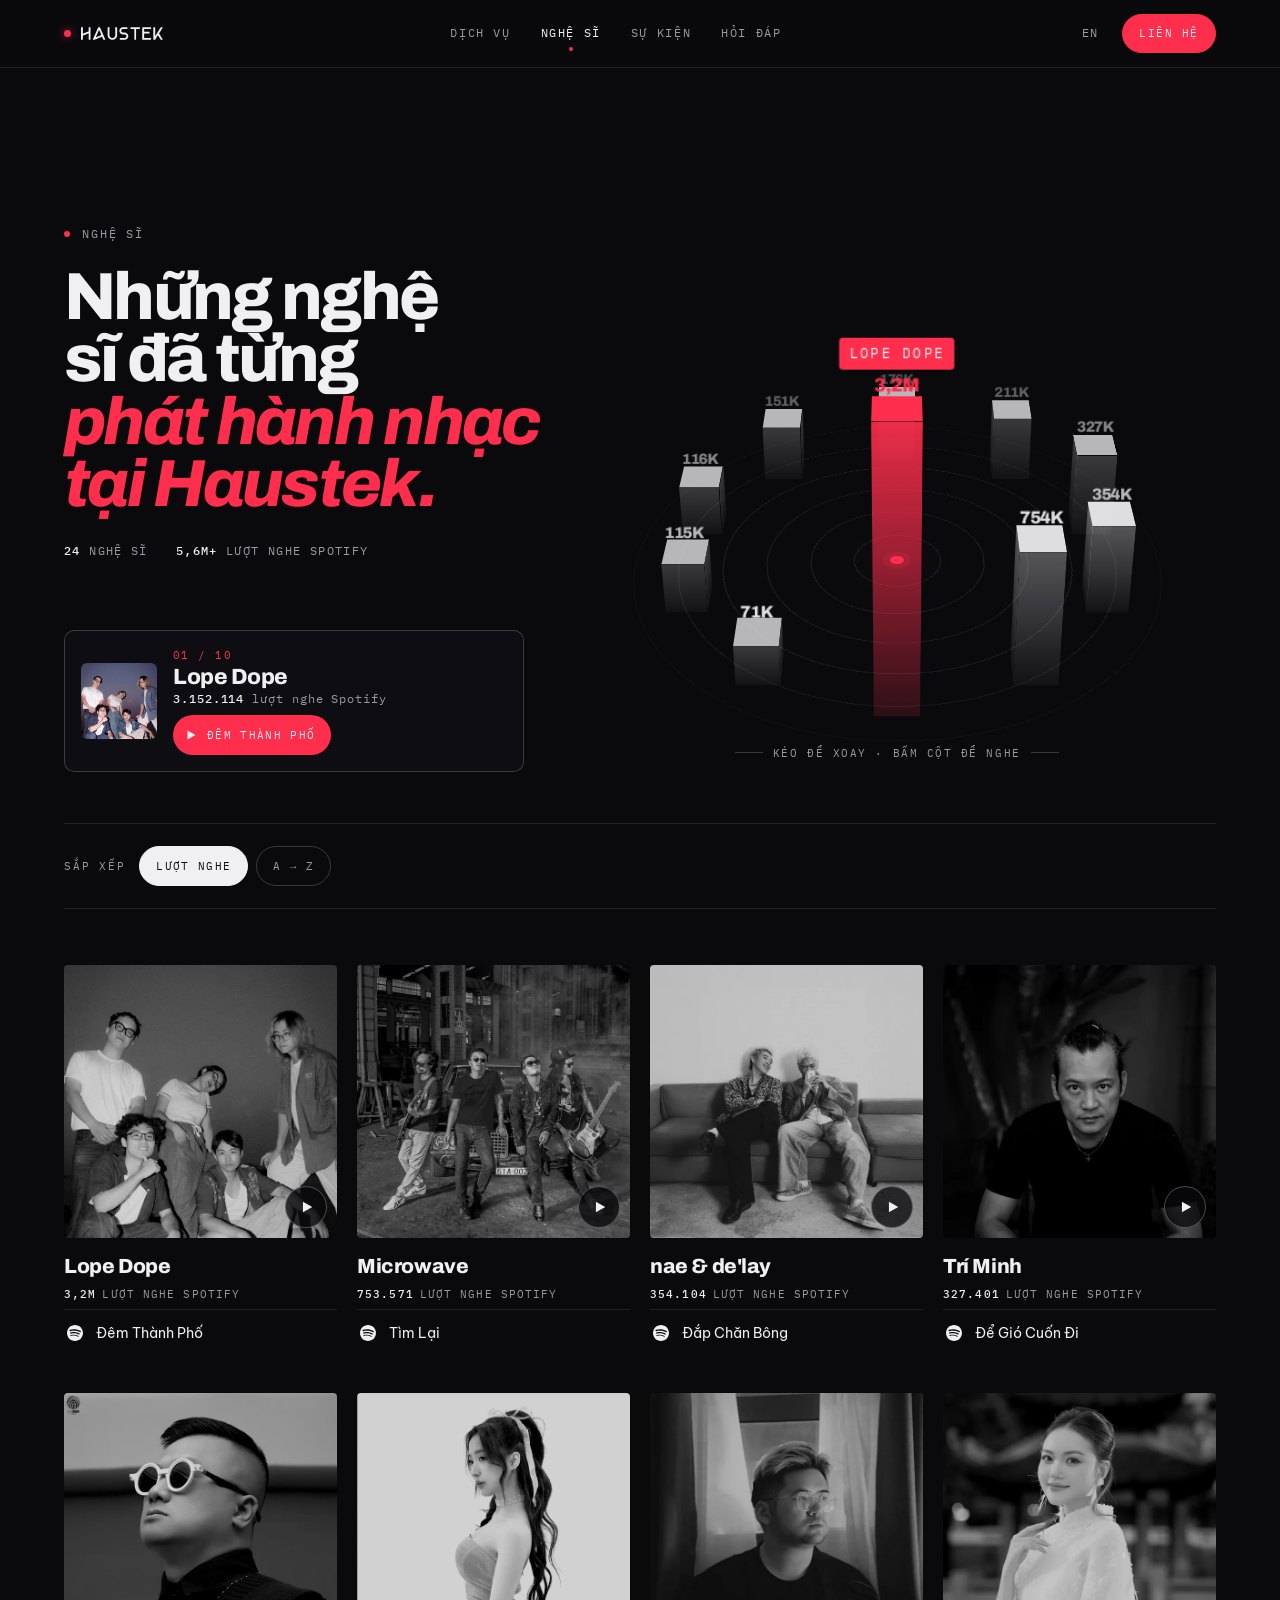
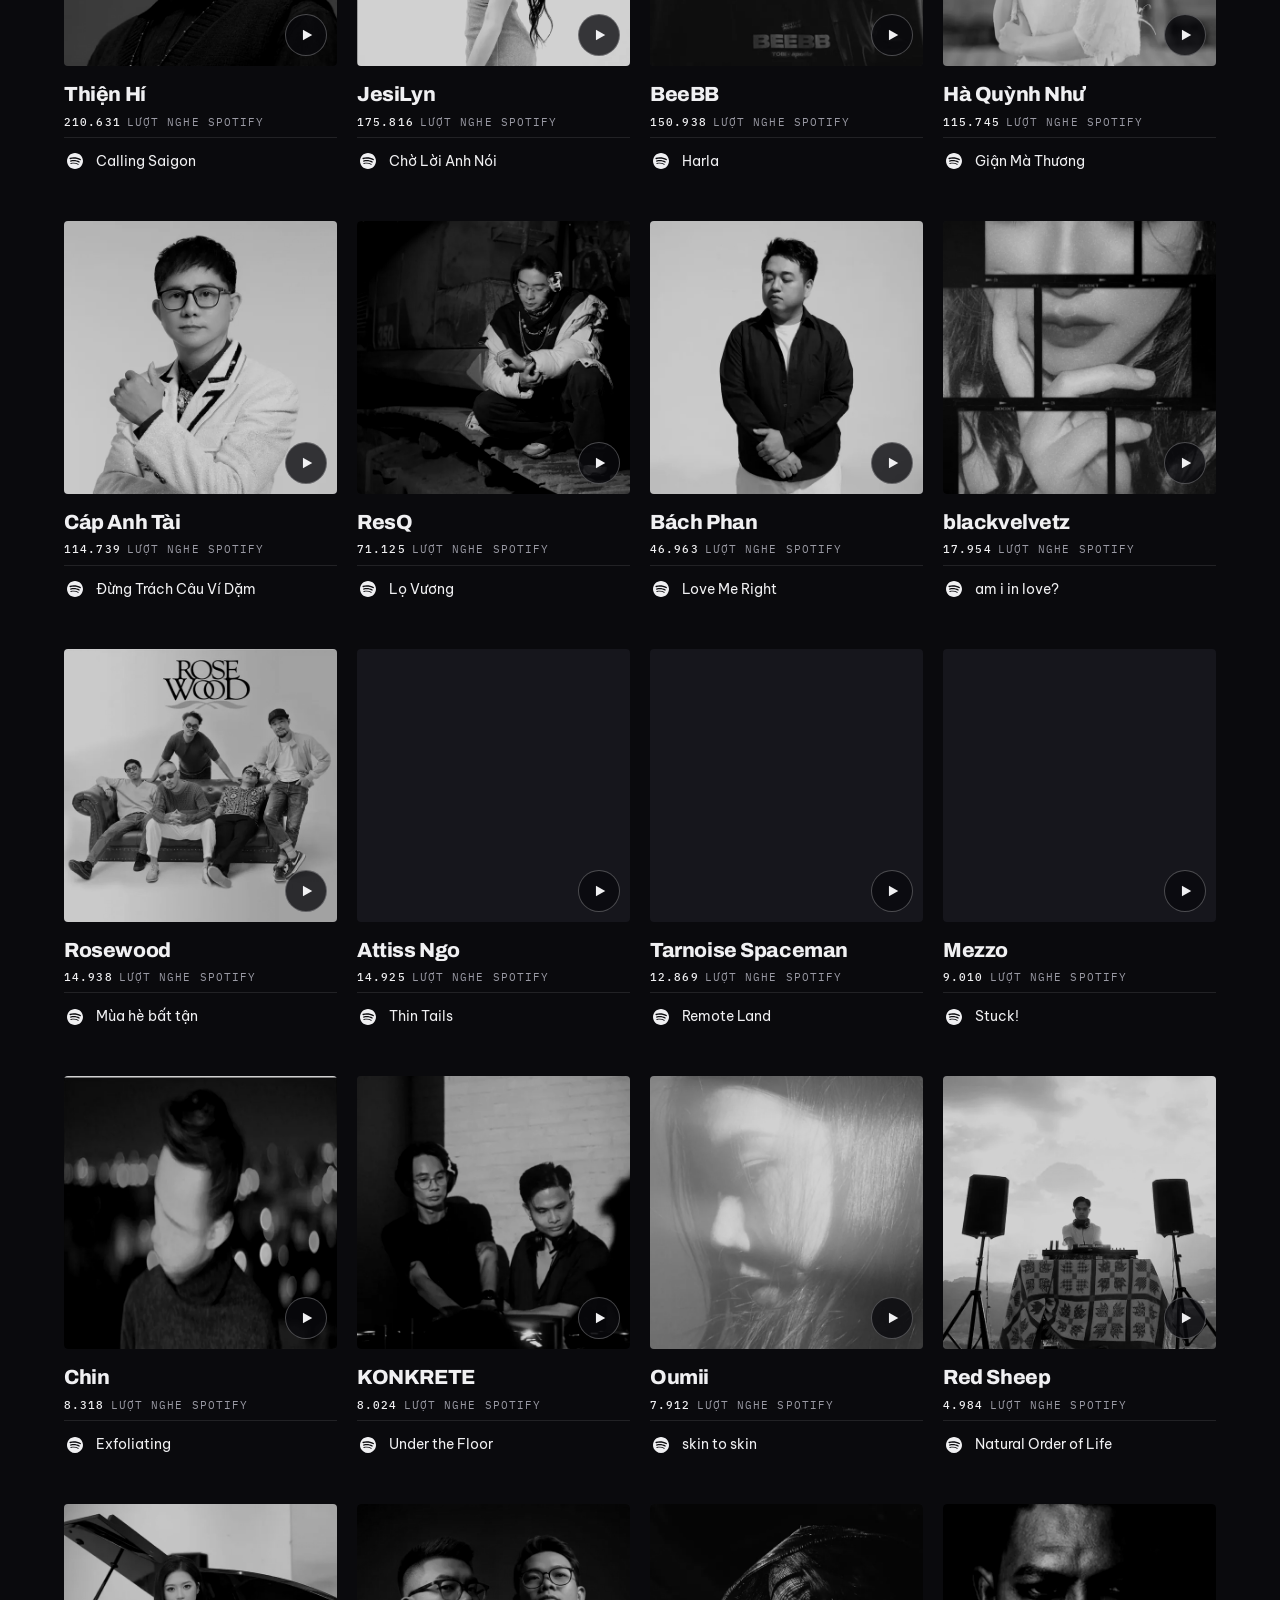
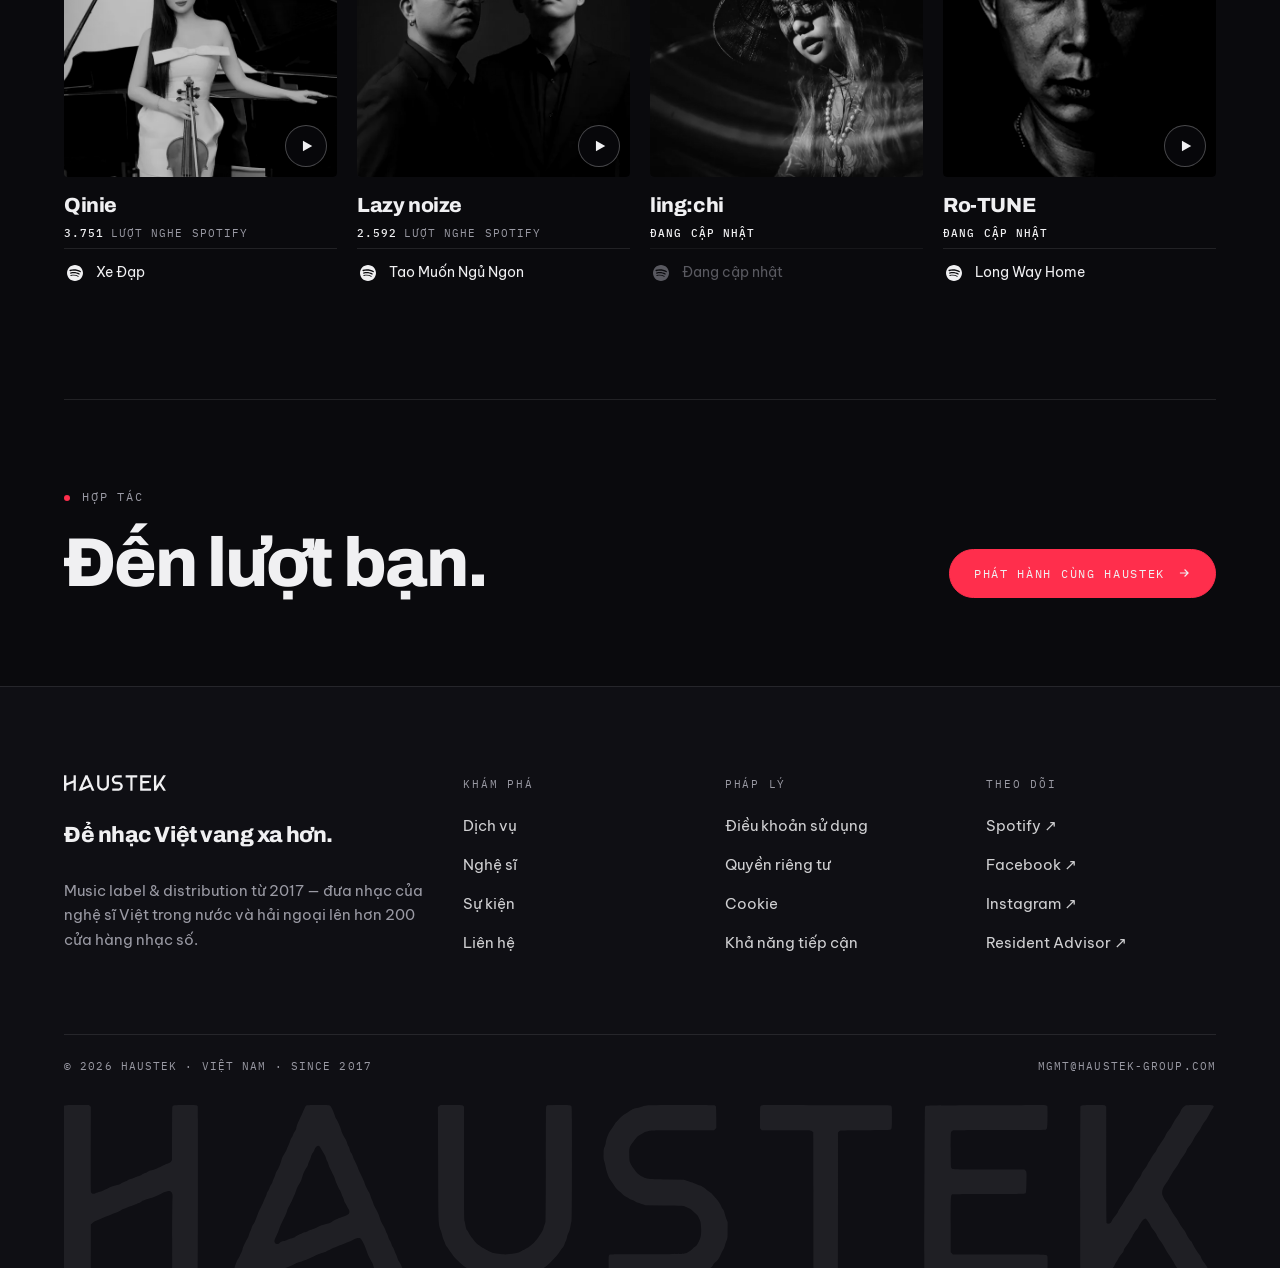
<file: artists.html>
<!DOCTYPE html>
<html lang="vi">
<head>
<meta charset="UTF-8">
<meta name="viewport" content="width=device-width, initial-scale=1.0">
<script>document.documentElement.classList.add('js')</script>
<title>Nghệ sĩ — Haustek</title>
<meta name="description" content="Những nghệ sĩ đã từng phát hành nhạc tại Haustek — producer, DJ, rapper, vocalist trong nước và hải ngoại. Nghe thử và xem lượt nghe Spotify.">
<link rel="canonical" href="https://haustek-group.com/artists">
<link rel="icon" type="image/svg+xml" href="/favicon.svg">
<link rel="icon" type="image/png" sizes="96x96" href="/favicon-96x96.png">
<link rel="icon" type="image/png" sizes="32x32" href="/favicon-32x32.png">
<link rel="alternate icon" href="/favicon.ico">
<link rel="apple-touch-icon" sizes="180x180" href="/apple-touch-icon.png">
<link rel="manifest" href="/site.webmanifest">
<meta name="theme-color" content="#0A0A0D">
<meta property="og:type" content="website">
<meta property="og:site_name" content="Haustek">
<meta property="og:title" content="Nghệ sĩ — Haustek">
<meta property="og:description" content="Những nghệ sĩ đã từng phát hành nhạc tại Haustek — producer, DJ, rapper, vocalist trong nước và hải ngoại.">
<meta property="og:url" content="https://haustek-group.com/artists">
<meta property="og:locale" content="vi_VN">
<meta property="og:image" content="https://haustek-group.com/og-image.jpg">
<meta property="og:image:width" content="1200">
<meta property="og:image:height" content="630">
<meta name="twitter:card" content="summary_large_image">
<!-- Dữ liệu có cấu trúc: phần mô tả trang. Danh sách nghệ sĩ (ItemList)
     dựng từ bảng ARTISTS lúc tải trang — xem structuredData() cuối file. -->
<script type="application/ld+json">
{
  "@context": "https://schema.org",
  "@type": "CollectionPage",
  "@id": "https://haustek-group.com/artists#page",
  "url": "https://haustek-group.com/artists",
  "name": "Nghệ sĩ — Haustek",
  "description": "Những nghệ sĩ đã từng phát hành nhạc tại Haustek — producer, DJ, rapper, vocalist trong nước và hải ngoại.",
  "inLanguage": "vi",
  "isPartOf": { "@type": "WebSite", "@id": "https://haustek-group.com/#website", "url": "https://haustek-group.com/", "name": "Haustek" },
  "publisher": { "@type": "Organization", "@id": "https://haustek-group.com/#org", "name": "Haustek", "url": "https://haustek-group.com/" },
  "mainEntity": { "@id": "https://haustek-group.com/artists#list" },
  "breadcrumb": { "@type": "BreadcrumbList", "itemListElement": [
    { "@type": "ListItem", "position": 1, "name": "Trang chủ", "item": "https://haustek-group.com/" },
    { "@type": "ListItem", "position": 2, "name": "Nghệ sĩ", "item": "https://haustek-group.com/artists" }
  ] }
}
</script>
<link rel="stylesheet" href="/assets/site.css">

<style>
/* =====================================================================
   NGHỆ SĨ — chỉ phần riêng của trang này; nav, chân trang, nút, chữ nằm
   trong /assets/site.css.
   Đầu trang là kết quả: 10 nghệ sĩ nhiều lượt nghe nhất dựng thành 10
   cột 3D đứng quanh chấm REC, như một vòng equalizer. Kéo để xoay, bấm
   cột để nghe. Bên dưới là lưới đủ mọi nghệ sĩ trong bảng.
   ===================================================================== */
.meta-row{display:flex;flex-wrap:wrap;gap:10px 28px;margin-top:26px;font-family:var(--mono);font-size:11.5px;letter-spacing:.12em;text-transform:uppercase;color:var(--concrete)}
.meta-row b{color:var(--paper);font-weight:500}

/* ---------- đầu trang: chữ + vòng equalizer 3D ---------- */
.ah{padding-bottom:clamp(32px,4vw,56px)}
.ah-grid{display:grid;grid-template-areas:"txt" "stage" "card";gap:0}
.ah-txt{grid-area:txt;position:relative;z-index:1}
.ah h1{font-size:clamp(40px,5.2vw,80px);max-width:14ch;margin:22px 0 0}
.eq{grid-area:stage;height:clamp(400px,46vw,640px);margin-inline:calc(-1 * var(--gut))}
.eq-hint{position:absolute;left:0;right:0;bottom:10px;display:flex;align-items:center;justify-content:center;gap:10px;pointer-events:none;
  font-family:var(--mono);font-size:11px;letter-spacing:.14em;text-transform:uppercase;color:var(--concrete)}
.eq-hint::before,.eq-hint::after{content:"";width:28px;height:1px;background:var(--line-2)}
@media(min-width:960px){
  .ah-grid{grid-template-columns:minmax(0,.85fr) minmax(0,1.15fr);grid-template-areas:"txt stage" "card stage";align-items:end}
  .ah-txt{align-self:end}
  .eq{margin:0 calc(-1 * var(--gut)) 0 -40px}
}
/* cột: chưa bấm thì trong như kính, đang chọn thì đỏ */
.eq .tw{display:block;padding:0;border:0;background:none;cursor:pointer;--k:1}
.eq .tw.top3{--c1:rgba(240,240,242,.32);--cap:rgba(240,240,242,.92)}
.eq .tw.on{--c1:rgba(255,46,76,.9);--c2:rgba(255,46,76,.14);--cap:var(--red)}
.eq .tw:focus-visible{outline:none}
.eq .lb b{font-family:var(--disp);font-weight:800;font-size:15px;letter-spacing:-.02em;line-height:1;opacity:var(--k);transition:opacity .3s}
.eq .lb small{bottom:20px;font-family:var(--mono);font-size:10.5px;letter-spacing:.12em;text-transform:uppercase;color:var(--paper);
  padding:4px 8px;border-radius:3px;background:var(--red);opacity:0;transition:opacity .25s}
.eq .lb.on small{opacity:1}
.eq .lb.on b{opacity:1;color:var(--red)}
@media(max-width:759px){.eq .lb b{font-size:12.5px}}

/* thẻ thông tin của cột đang chọn */
.eq-card{grid-area:card;display:grid;grid-template-columns:76px minmax(0,1fr);gap:6px 16px;align-items:center;margin-top:28px;
  padding:16px;border:1px solid var(--line-2);border-radius:10px;background:rgba(15,15,20,.86);max-width:460px;position:relative;z-index:1}
.eq-card img{grid-row:1/3;width:76px;height:76px;border-radius:6px;object-fit:cover;background:var(--ink-3)}
.eq-card .who{min-width:0}
.eq-rank{display:block;font-family:var(--mono);font-size:10.5px;letter-spacing:.14em;color:var(--red)}
.eq-name{display:block;font-family:var(--disp);font-weight:800;font-size:22px;letter-spacing:-.02em;line-height:1.15;white-space:nowrap;overflow:hidden;text-overflow:ellipsis}
.eq-num{display:block;font-family:var(--mono);font-size:11.5px;letter-spacing:.08em;color:var(--concrete)}
.eq-num b{color:var(--paper);font-weight:500}
.eq-play{grid-column:2;justify-self:start;display:inline-flex;align-items:center;gap:10px;min-height:40px;padding:8px 16px 8px 12px;border-radius:100px;
  background:var(--red);font-family:var(--mono);font-size:11px;letter-spacing:.12em;text-transform:uppercase;min-width:0;max-width:100%;transition:background .2s}
.eq-play:hover{background:var(--red-2)}
.eq-play svg{width:12px;height:12px;fill:currentColor;flex:none}
.eq-play span{white-space:nowrap;overflow:hidden;text-overflow:ellipsis}
@media(max-width:959px){.eq-card{margin-top:4px;max-width:none}}
/* tắt JS thì không dựng được cột — giấu hẳn sân khấu trống và thẻ trống */
html:not(.js) .eq,.eq-card:empty{display:none}

/* ---------- thanh lọc + sắp xếp ---------- */
.bar{display:flex;flex-wrap:wrap;align-items:center;gap:8px 10px;padding-block:22px;border-top:1px solid var(--line);border-bottom:1px solid var(--line)}
.filters{display:flex;flex-wrap:wrap;gap:8px}
.sortbar{display:flex;flex-wrap:wrap;align-items:center;gap:8px}
.sortbar .lbl{font-family:var(--mono);font-size:11px;letter-spacing:.16em;text-transform:uppercase;color:var(--concrete);margin-right:6px}
.chip{min-height:40px;font-family:var(--mono);font-size:11px;letter-spacing:.12em;text-transform:uppercase;color:var(--concrete);
  padding:9px 16px;border:1px solid var(--line-2);border-radius:100px;transition:color .2s,border-color .2s,background .2s}
.chip:hover{color:var(--paper);border-color:var(--paper)}
.chip.on{background:var(--paper);border-color:var(--paper);color:var(--ink)}

/* ---------- lưới ---------- */
.grid{display:grid;grid-template-columns:repeat(2,minmax(0,1fr));gap:36px 16px;padding-block:clamp(36px,5vw,56px) clamp(72px,9vw,120px)}
@media(min-width:760px){.grid{grid-template-columns:repeat(3,minmax(0,1fr));gap:48px 20px}}
@media(min-width:1100px){.grid{grid-template-columns:repeat(4,minmax(0,1fr))}}
.card{display:flex;flex-direction:column;min-width:0}
.shot{position:relative;aspect-ratio:1;overflow:hidden;border-radius:4px;background:var(--ink-3)}
.shot img{width:100%;height:100%;object-fit:cover}
.card:hover .shot img{filter:none;transform:scale(1.03)}
.shot .tag{position:absolute;left:10px;top:10px;z-index:2;font-family:var(--mono);font-size:10px;letter-spacing:.12em;text-transform:uppercase;
  padding:5px 9px;border-radius:3px;background:rgba(10,10,13,.8);color:var(--paper)}
.shot .fallback{position:absolute;inset:0;display:grid;place-items:center}
.shot .fallback svg{position:absolute;inset:0;width:100%;height:100%}
.shot .initials{position:relative;font-family:var(--disp);font-weight:800;font-size:clamp(40px,8vw,64px);letter-spacing:-.04em;color:var(--concrete)}
/* Nút phát phủ cả ảnh (bấm đâu trên ảnh cũng được) nhưng phần nhìn thấy chỉ
   là một nút tròn nhỏ ở góc — không che mặt nghệ sĩ. Chỉ mở modal, không
   nhúng sẵn gì (xem chú thích ở phần JS). */
.shot .play{position:absolute;inset:0;z-index:3}
.shot .pb{position:absolute;right:10px;bottom:10px;width:42px;height:42px;border-radius:50%;display:grid;place-items:center;
  background:rgba(10,10,13,.78);border:1px solid rgba(240,240,242,.28);transition:background .25s,border-color .25s,transform .25s var(--ease)}
.shot .pb svg{width:14px;height:14px;fill:var(--paper);margin-left:2px}
.card:hover .pb,.shot .play:focus-visible .pb{background:var(--red);border-color:var(--red);transform:scale(1.08)}
.body{display:flex;flex-direction:column;gap:6px;padding-top:16px;flex:1}
.aname{font-family:var(--disp);font-weight:800;font-size:clamp(18px,1.6vw,22px);letter-spacing:-.02em;line-height:1.2;
  white-space:nowrap;overflow:hidden;text-overflow:ellipsis}
.stat{font-family:var(--mono);font-size:11px;letter-spacing:.1em;text-transform:uppercase;color:var(--concrete)}
.stat b{color:var(--paper);font-weight:500;margin-right:6px}
.track{margin-top:auto;display:flex;align-items:center;gap:10px;padding-top:12px;border-top:1px solid var(--line);min-width:0;font-size:14px;color:var(--concrete)}
.track .ico{width:22px;height:22px;flex:none;display:grid;place-items:center}
.track .ico svg{width:16px;height:16px;fill:currentColor}
.track .meta{min-width:0}
.track .lbl{display:none}
.track .ttl{display:block;white-space:nowrap;overflow:hidden;text-overflow:ellipsis}
a.track{color:var(--paper);transition:color .2s}
a.track:hover{color:var(--red)}
.track.empty{opacity:.55}
@media(max-width:759px){.track{font-size:13px}}

/* ---------- modal trình phát ----------
   Trình phát đầy đủ của Spotify được thiết kế cho khung cao 352px; nhét
   vào ô vuông của card là nó tự bẻ bố cục và bị cắt góc. Bật ra giữa màn
   hình với đúng khung đó, card trong lưới giữ nguyên hình dạng. */
.sp-modal{position:fixed;inset:0;z-index:200;display:none;align-items:center;justify-content:center;padding:24px;
  background:rgba(6,6,8,.82);backdrop-filter:blur(6px);-webkit-backdrop-filter:blur(6px)}
.sp-modal.on{display:flex}
.sp-box{position:relative;width:100%;max-width:380px;border-radius:12px;overflow:hidden;background:var(--ink-2);border:1px solid var(--line-2)}
.sp-box iframe{display:block;width:100%;height:352px;border:0}
.sp-close{position:absolute;top:10px;right:10px;z-index:2;width:40px;height:40px;border-radius:50%;display:grid;place-items:center;
  background:rgba(10,10,13,.8);border:1px solid var(--line-2);transition:background .2s,border-color .2s}
.sp-close:hover{background:var(--red);border-color:var(--red)}
.sp-loading{position:absolute;inset:0;display:flex;align-items:center;justify-content:center;font-family:var(--mono);font-size:11px;letter-spacing:.16em;text-transform:uppercase;color:var(--concrete)}

/* ---------- dòng chốt ---------- */
.tail{display:flex;flex-wrap:wrap;justify-content:space-between;align-items:flex-end;gap:28px 48px;padding-block:clamp(56px,7vw,88px);border-top:1px solid var(--line)}
</style>
</head>
<body>
<a class="skip" href="#main" data-t="skip">Bỏ qua điều hướng, tới nội dung chính</a>

<header class="nav">
  <div class="wrap">
    <a class="logo" href="/" aria-label="Haustek — trang chủ">
      <span class="rec" aria-hidden="true"></span>
      <img src="/assets/wordmark.svg" alt="" width="83" height="13">
    </a>
    <nav class="nav-links" aria-label="Điều hướng chính">
      <a href="/#services" data-t="nav_services">Dịch vụ</a>
      <a href="/artists" aria-current="page" data-t="nav_artists">Nghệ sĩ</a>
      <a href="/events" data-t="nav_events">Sự kiện</a>
      <a href="/#faq" data-t="nav_faq">Hỏi đáp</a>
    </nav>
    <div class="nav-right">
      <button class="lang" id="langBtn" type="button" aria-label="Switch to English">EN</button>
      <a class="btn btn-red btn-sm nav-cta" href="/#contact" data-t="nav_cta">Liên hệ</a>
      <button class="menu-btn" id="menuBtn" type="button" aria-label="Mở menu" aria-expanded="false" aria-controls="menu"><span></span><span></span></button>
    </div>
  </div>
</header>
<div class="menu" id="menu" aria-hidden="true">
  <nav class="menu-links" aria-label="Điều hướng">
    <a href="/"><small>01</small><span data-t="m_home">Trang chủ</span></a>
    <a href="/#services"><small>02</small><span data-t="nav_services">Dịch vụ</span></a>
    <a href="/artists" aria-current="page"><small>03</small><span data-t="nav_artists">Nghệ sĩ</span></a>
    <a href="/events"><small>04</small><span data-t="nav_events">Sự kiện</span></a>
    <a href="/#contact"><small>05</small><span data-t="nav_cta">Liên hệ</span></a>
  </nav>
  <div class="menu-foot">
    <a class="btn btn-red" href="mailto:mgmt@haustek-group.com">mgmt@haustek-group.com</a>
  </div>
</div>

<main id="main">

<section class="page-hero ah">
  <div class="wrap ah-grid">
    <div class="ah-txt">
      <p class="label" data-i18n="kicker">Nghệ sĩ</p>
      <h1 data-i18n="h1"><span class="ln">Những nghệ sĩ đã từng</span> <span class="ln"><em>phát hành nhạc tại Haustek.</em></span></h1>
      <p class="meta-row" id="metaRow"></p>
    </div>
    <!-- Vòng equalizer 3D — dựng bằng JS từ bảng ARTISTS bên dưới -->
    <div class="stage3d eq" id="eq" role="group" aria-label="Top 10 lượt nghe Spotify">
      <div class="floor3d" id="eqFloor">
        <span class="fl-rings" aria-hidden="true"></span><span class="fl-wave" aria-hidden="true"></span><span class="fl-wave w2" aria-hidden="true"></span><span class="fl-core" aria-hidden="true"></span>
      </div>
      <div class="floor3d lbl" id="eqLbl" aria-hidden="true"></div>
      <p class="eq-hint" aria-hidden="true" data-i18n="eq_hint">Kéo để xoay · bấm cột để nghe</p>
    </div>
    <div class="eq-card" id="eqCard" aria-live="polite"></div>
  </div>
</section>

<div class="wrap">
  <div class="bar">
    <div class="filters" id="filters"></div>
    <div class="sortbar" id="sortbar"></div>
  </div>
  <div class="grid" id="grid"></div>
</div>

<!-- Modal trình phát — một cái duy nhất, tái dùng cho mọi card -->
<div class="sp-modal" id="spModal" aria-hidden="true">
  <div class="sp-box" role="dialog" aria-modal="true" aria-label="Trình phát Spotify">
    <button class="sp-close" id="spClose" aria-label="Đóng" type="button">
      <svg width="15" height="15" viewBox="0 0 24 24" fill="none" stroke="currentColor" stroke-width="2.3" aria-hidden="true"><path d="M6 6l12 12M18 6L6 18"/></svg>
    </button>
    <div id="spSlot"></div>
  </div>
</div>

<div class="wrap">
  <div class="tail">
    <div>
      <p class="label" data-i18n="tail_k">Hợp tác</p>
      <h2 style="margin-top:22px" data-i18n="tail_h">Đến lượt bạn.</h2>
    </div>
    <a class="btn btn-red" href="/#contact"><span data-i18n="cta">Phát hành cùng Haustek</span><svg viewBox="0 0 24 24" fill="none" stroke="currentColor" stroke-width="2" aria-hidden="true"><path d="M5 12h14M13 6l6 6-6 6"/></svg></a>
  </div>
</div>

</main>

<footer class="foot">
  <div class="wrap">
    <div class="foot-grid">
      <div class="foot-brand">
        <img src="/assets/wordmark.svg" alt="Haustek" width="102" height="16" loading="lazy">
        <p class="tag" data-t="f_tag">Để nhạc Việt vang xa hơn.</p>
        <p data-t="f_desc">Music label &amp; distribution từ 2017 — đưa nhạc của nghệ sĩ Việt trong nước và hải ngoại lên hơn 200 cửa hàng nhạc số.</p>
      </div>
      <div class="foot-col">
        <p class="h" data-t="f_explore">Khám phá</p>
        <a href="/#services" data-t="nav_services">Dịch vụ</a>
        <a href="/artists" data-t="nav_artists">Nghệ sĩ</a>
        <a href="/events" data-t="nav_events">Sự kiện</a>
        <a href="/#contact" data-t="nav_cta">Liên hệ</a>
      </div>
      <div class="foot-col">
        <p class="h" data-t="f_legal">Pháp lý</p>
        <a href="/legal#terms" data-t="f_terms">Điều khoản sử dụng</a>
        <a href="/legal#privacy" data-t="f_privacy">Quyền riêng tư</a>
        <a href="/legal#cookies" data-t="f_cookies">Cookie</a>
        <a href="/legal#accessibility" data-t="f_a11y">Khả năng tiếp cận</a>
      </div>
      <div class="foot-col">
        <p class="h" data-t="f_follow">Theo dõi</p>
        <a href="https://open.spotify.com/artist/1jiigt5sMZ62es2sH1UwYU" target="_blank" rel="noopener noreferrer">Spotify ↗</a>
        <a href="https://www.facebook.com/haustek.agency" target="_blank" rel="noopener noreferrer">Facebook ↗</a>
        <a href="https://www.instagram.com/haustek.agency" target="_blank" rel="noopener noreferrer">Instagram ↗</a>
        <a href="https://ra.co/promoters/73233" target="_blank" rel="noopener noreferrer">Resident Advisor ↗</a>
      </div>
    </div>
    <div class="foot-bar">
      <span>© 2026 Haustek · Việt Nam · Since 2017</span>
      <a href="mailto:mgmt@haustek-group.com">mgmt@haustek-group.com</a>
    </div>
  </div>
  <div class="foot-mark" aria-hidden="true"><img src="/assets/wordmark.svg" alt="" width="1000" height="158" loading="lazy"></div>
</footer>

<script src="/assets/site.js"></script>
<script src="/assets/artists-data.js"></script>
<script>
/* Bảng dữ liệu nghệ sĩ (ARTISTS) nằm ở /assets/artists-data.js — dùng
   chung với trang chủ, nên sửa số lượt nghe ở đó là cả hai trang đổi theo. */

/* ===================== SONG NGỮ ===================== */
const I18N={
  vi:{
    _title:"Nghệ sĩ — Haustek",
    kicker:"Nghệ sĩ",
    h1:'<span class="ln">Những nghệ sĩ đã từng</span> <span class="ln"><em>phát hành nhạc tại Haustek.</em></span>',
    meta:"<span><b>%n</b> nghệ sĩ</span><span><b>%s</b> lượt nghe Spotify</span>",
    eq_hint:"Kéo để xoay · bấm cột để nghe",
    eq_group:"Top 10 lượt nghe Spotify",
    eq_bar:"%n, %s lượt nghe. Bấm để nghe thử",
    eq_play:"Nghe %s", eq_streams:"lượt nghe Spotify",
    tail_k:"Hợp tác",
    tail_h:"Đến lượt bạn.",
    cta:"Phát hành cùng Haustek",
    all:"Tất cả", producer:"Producer", dj:"DJ", vocalist:"Vocalist",
    band:"Ban nhạc", songwriter:"Songwriter", vj:"VJ",
    streams:"Lượt nghe Spotify", updating:"Đang cập nhật", track_lbl:"Bài tiêu biểu",
    no_track:"Đang cập nhật", listen:"Mở trong Spotify",
    play_aria:"Nghe thử %s", loading:"Đang tải trình phát…",
    sort_lbl:"Sắp xếp", sort_streams:"Lượt nghe", sort_name:"A → Z"
  },
  en:{
    _title:"Artists — Haustek",
    kicker:"Artists",
    h1:'<span class="ln">Artists who have</span> <span class="ln"><em>released music with Haustek.</em></span>',
    meta:"<span><b>%n</b> artists</span><span><b>%s</b> Spotify streams</span>",
    eq_hint:"Drag to spin · tap a bar to listen",
    eq_group:"Top 10 by Spotify streams",
    eq_bar:"%n, %s streams. Tap to listen",
    eq_play:"Play %s", eq_streams:"Spotify streams",
    tail_k:"Work with us",
    tail_h:"You're next.",
    cta:"Release with Haustek",
    all:"All", producer:"Producer", dj:"DJ", vocalist:"Vocalist",
    band:"Band", songwriter:"Songwriter", vj:"VJ",
    streams:"Spotify streams", updating:"Coming soon", track_lbl:"Signature track",
    no_track:"Coming soon", listen:"Open in Spotify",
    play_aria:"Play %s", loading:"Loading player…",
    sort_lbl:"Sort", sort_streams:"Streams", sort_name:"A → Z"
  }
};
let lang="vi";

/* ===================== TIỆN ÍCH ===================== */

/* Từ 1 triệu trở lên thì rút gọn cho gọn mắt (13,2M); dưới 1 triệu giữ
   nguyên số đầy đủ vì con số chính xác đáng tin hơn. Tiếng Việt dùng dấu
   phẩy thập phân. */
function fmtStreams(n){
  if(n===null||n===undefined||isNaN(n))return null;
  const vi = lang==="vi";
  if(n>=1e9) return String((n/1e9).toFixed(1)).replace(".", vi?",":".")+"B";
  if(n>=1e6) return String((n/1e6).toFixed(1)).replace(".", vi?",":".")+"M";
  return n.toLocaleString(vi?"vi-VN":"en-US");
}

/* Chữ viết tắt cho card chưa có ảnh: lấy 2 ký tự đầu của 2 từ đầu */
function initials(name){
  const parts=name.replace(/[^\p{L}\p{N}\s:]/gu,"").split(/[\s:]+/).filter(Boolean);
  if(parts.length===1)return parts[0].slice(0,2).toUpperCase();
  return (parts[0][0]+parts[1][0]).toUpperCase();
}

/* Nền cho card chưa có ảnh — vòng sóng (MOTIF-01), mỗi nghệ sĩ lệch tâm
   một chút để không card nào giống card nào. */
function fallbackSVG(seed){
  let s=0; for(const ch of seed) s=(s*31+ch.charCodeAt(0))>>>0;
  const cx=25+(s%50), cy=20+((s>>3)%60);
  let rings="";
  for(let i=1;i<=6;i++){
    rings+=`<circle cx="${cx}" cy="${cy}" r="${i*13}" fill="none" stroke="rgba(240,240,242,${(0.22-i*0.03).toFixed(3)})" stroke-width="0.6"/>`;
  }
  return `<svg viewBox="0 0 100 100" preserveAspectRatio="xMidYMid slice" aria-hidden="true">
    <rect width="100" height="100" fill="#16161C"/>
    <circle cx="${cx}" cy="${cy}" r="3" fill="#FF2E4C"/>${rings}</svg>`;
}

const PLAY_ICON='<svg viewBox="0 0 24 24" aria-hidden="true"><path d="M5 3l16 9-16 9z"/></svg>';
const SPOTIFY_ICON='<svg viewBox="0 0 24 24" aria-hidden="true"><path d="M12 0C5.4 0 0 5.4 0 12s5.4 12 12 12 12-5.4 12-12S18.66 0 12 0zm5.52 17.34c-.24.36-.66.48-1.02.24-2.82-1.74-6.36-2.1-10.56-1.14-.42.12-.78-.18-.9-.54-.12-.42.18-.78.54-.9 4.56-1.02 8.52-.6 11.64 1.32.42.18.48.66.3 1.02zm1.44-3.3c-.3.42-.84.6-1.26.3-3.24-1.98-8.16-2.58-11.94-1.38-.48.12-1.02-.12-1.14-.6-.12-.48.12-1.02.6-1.14 4.38-1.32 9.78-.66 13.5 1.62.36.18.54.78.24 1.2zm.12-3.36C15.24 8.4 8.82 8.16 5.1 9.3c-.6.18-1.2-.18-1.38-.72-.18-.6.18-1.2.72-1.38 4.32-1.32 11.4-1.02 15.9 1.62.54.3.72 1.02.42 1.56-.3.42-1.02.6-1.56.3z"/></svg>';

/* ===================== DỰNG LƯỚI ===================== */
const gridEl=document.getElementById('grid');
const filterEl=document.getElementById('filters');
const sortEl=document.getElementById('sortbar');
let activeFilter="all";

/* Link mở thẳng Spotify. Bỏ tham số ?si= vì đó chỉ là mã theo dõi lượt
   chia sẻ, không cần thiết cho người nghe. */
function spotifyUrl(a){
  return a.id ? `https://open.spotify.com/${a.kind||'track'}/${a.id}` : "";
}

/* ===================== DỮ LIỆU CÓ CẤU TRÚC =====================
   Danh sách nghệ sĩ dạng schema.org, gắn vào <head> để Google hiểu đây là
   các nghệ sĩ phát hành tại Haustek, kèm bài tiêu biểu, link Spotify và
   lượt nghe. Dựng thẳng từ bảng ARTISTS nên thêm, bớt nghệ sĩ hay đổi số
   là phần này tự theo — Google chạy JS rồi mới đọc dữ liệu có cấu trúc.
   Thứ tự giống thứ tự mặc định trên trang: lượt nghe cao trước. */
(function structuredData(){
  const base="https://haustek-group.com/";
  const list=ARTISTS.filter(a=>a.name).sort((a,b)=>(b.streams||0)-(a.streams||0));
  const ld={"@context":"https://schema.org","@type":"ItemList","@id":base+"artists#list",
    name:"Nghệ sĩ phát hành tại Haustek",numberOfItems:list.length,
    itemListElement:list.map((a,i)=>{
      const g={"@type":"MusicGroup",name:a.name};
      if(a.photo)g.image=new URL(a.photo,base).href;
      if(a.track){
        const album=a.kind==="album";
        const w={"@type":album?"MusicAlbum":"MusicRecording",name:a.track+(a.version?` (${a.version})`:"")};
        if(a.id)w.url=spotifyUrl(a);
        if(a.streams)w.interactionStatistic={"@type":"InteractionCounter",
          interactionType:"https://schema.org/ListenAction",userInteractionCount:a.streams};
        g[album?"album":"track"]=w;
      }
      return {"@type":"ListItem",position:i+1,item:g};
    })};
  const el=document.createElement('script');
  el.type='application/ld+json';el.textContent=JSON.stringify(ld);
  document.head.appendChild(el);
})();

/* bề ngang một ô ảnh theo lưới .grid: 2 cột → 3 cột từ 760px → 4 cột từ 1100px */
const GRID_SIZES="(min-width:1100px) 315px, (min-width:760px) 28vw, 44vw";
function cardHTML(a){
  const d=I18N[lang];
  const s=fmtStreams(a.streams);
  const roleKey=(a.role||"").split(/\s+/)[0];
  const roleLabel=d[roleKey]||roleKey||"";
  const url=spotifyUrl(a);
  const title=a.track + (a.version ? ` (${a.version})` : "");

  const shot = a.photo
    ? `<img class="duo" ${HK.photo(a.photo,GRID_SIZES)} alt="${a.name}" loading="lazy" decoding="async" width="800" height="800">`
    : `<div class="fallback">${fallbackSVG(a.name)}<span class="initials">${initials(a.name)}</span></div>`;

  /* Nút phát chỉ là lớp giả — bấm vào mới nạp iframe của Spotify.
     Nhờ vậy trang không gọi tới máy chủ Spotify khi chưa ai muốn nghe. */
  const play = a.id
    ? `<button class="play" type="button" data-id="${a.id}" data-kind="${a.kind||'track'}"
         aria-label="${d.play_aria.replace('%s', title)}">
         <span class="pb">${PLAY_ICON}</span></button>`
    : "";

  const stat = s
    ? `<p class="stat"><b>${s}</b>${d.streams}</p>`
    : `<p class="stat empty"><b>${d.updating}</b></p>`;

  const trackInner=`<span class="ico">${SPOTIFY_ICON}</span>
      <span class="meta"><span class="lbl">${d.track_lbl}</span>
      <span class="ttl">${title || d.no_track}</span></span>`;

  const track = (a.track && url)
    ? `<a class="track" href="${url}" target="_blank" rel="noopener" title="${d.listen}">${trackInner}</a>`
    : `<div class="track${a.track?'':' empty'}">${trackInner}</div>`;

  return `<article class="card rv" data-role="${a.role||''}">
    <div class="shot">${roleLabel?`<span class="tag">${roleLabel}</span>`:''}${shot}${play}</div>
    <div class="body">
      <h2 class="aname">${a.name}</h2>
      ${stat}
      ${track}
    </div>
  </article>`;
}

let sortMode="streams";

function renderGrid(){
  let list = activeFilter==="all"
    ? ARTISTS.slice()
    : ARTISTS.filter(a=>(a.role||"").split(/\s+/).includes(activeFilter));

  if(sortMode==="streams"){
    list.sort((a,b)=>(b.streams||0)-(a.streams||0));
  }else{
    list.sort((a,b)=>a.name.localeCompare(b.name,'vi'));
  }
  gridEl.innerHTML = list.map(cardHTML).join("");
  HK.reveal(gridEl);
}

/* Thanh lọc vai trò chỉ hiện khi bảng dữ liệu có điền vai trò.
   Chưa điền thì ẩn hẳn, đỡ bày ra một hàng nút vô nghĩa. */
function renderFilters(){
  const d=I18N[lang];
  const roles=[...new Set(ARTISTS.flatMap(a=>(a.role||"").split(/\s+/).filter(Boolean)))];
  if(!roles.length){ filterEl.innerHTML=""; filterEl.style.display="none"; }
  else{
    filterEl.style.display="";
    filterEl.innerHTML =
      [`<button class="chip${activeFilter==="all"?" on":""}" type="button" data-f="all">${d.all}</button>`]
      .concat(roles.map(r=>`<button class="chip${activeFilter===r?" on":""}" type="button" data-f="${r}">${d[r]||r}</button>`))
      .join("");
  }
  sortEl.innerHTML =
    `<span class="lbl">${d.sort_lbl}</span>`+
    `<button class="chip${sortMode==="streams"?" on":""}" type="button" data-s="streams" aria-pressed="${sortMode==="streams"}">${d.sort_streams}</button>`+
    `<button class="chip${sortMode==="name"?" on":""}" type="button" data-s="name" aria-pressed="${sortMode==="name"}">${d.sort_name}</button>`;
}

/* Tổng số nghệ sĩ và tổng lượt nghe — đếm thẳng từ bảng, không gõ tay */
function renderMeta(){
  const total=ARTISTS.reduce((t,a)=>t+(a.streams||0),0);
  document.getElementById('metaRow').innerHTML=I18N[lang].meta.replace('%n',ARTISTS.length).replace('%s',fmtStreams(total)+'+');
}

filterEl.addEventListener('click',e=>{
  const b=e.target.closest('.chip'); if(!b)return;
  activeFilter=b.dataset.f;
  renderFilters(); renderGrid();
});

sortEl.addEventListener('click',e=>{
  const b=e.target.closest('.chip'); if(!b)return;
  sortMode=b.dataset.s;
  renderFilters(); renderGrid();
});

/* ---------- mở trình phát Spotify trong modal khi người xem bấm ----------
   Cố ý KHÔNG nhúng sẵn iframe lúc tải trang. Hai lý do:
   1. Mỗi iframe là một kết nối tới máy chủ Spotify kèm cookie của họ.
      Chính sách cookie của Haustek cam kết không có cookie bên thứ ba khi
      người dùng chưa chủ động đồng ý — nhúng sẵn là phá cam kết đó.
   2. Hàng chục iframe cùng lúc làm trang nặng và chậm hẳn trên mạng di động. */
const spModal=document.getElementById('spModal');
const spSlot=document.getElementById('spSlot');
const spClose=document.getElementById('spClose');
let lastPlay=null;

function openPlayer(id,kind){
  const d=I18N[lang];
  spSlot.innerHTML=`<div class="sp-loading">${d.loading}</div>`;
  const fr=document.createElement('iframe');
  fr.src=`https://open.spotify.com/embed/${kind==='album'?'album':'track'}/${id}?utm_source=generator&theme=0`;
  fr.allow='autoplay; clipboard-write; encrypted-media; fullscreen; picture-in-picture';
  fr.title='Spotify';
  fr.addEventListener('load',()=>{const l=spSlot.querySelector('.sp-loading');if(l)l.remove();});
  spSlot.appendChild(fr);
  spModal.classList.add('on');
  spModal.setAttribute('aria-hidden','false');
  spClose.focus();
}
function closePlayer(){
  spModal.classList.remove('on');
  spModal.setAttribute('aria-hidden','true');
  spSlot.innerHTML='';   /* gỡ hẳn iframe — ngừng phát và ngừng mọi kết nối tới Spotify */
  if(lastPlay&&document.body.contains(lastPlay))lastPlay.focus();   /* trả focus về đúng nút đã bấm */
}
spClose.addEventListener('click',closePlayer);
spModal.addEventListener('click',e=>{ if(e.target===spModal) closePlayer(); });
document.addEventListener('keydown',e=>{ if(e.key==='Escape' && spModal.classList.contains('on')) closePlayer(); });

gridEl.addEventListener('click',e=>{
  const btn=e.target.closest('.play'); if(!btn)return;
  lastPlay=btn;
  openPlayer(btn.dataset.id, btn.dataset.kind);
});

/* ===================== VÒNG EQUALIZER 3D =====================
   10 nghệ sĩ nhiều lượt nghe nhất (lấy thẳng từ bảng ARTISTS), mỗi người
   một cột đứng quanh chấm REC. Chiều cao cột theo CĂN BẬC HAI lượt nghe:
   theo tỉ lệ thẳng thì cột số 1 (2,9 triệu) cao gấp gần 30 lần cột số 10
   và mấy cột cuối chìm hẳn dưới sàn. Con số thật luôn ghi trên đầu cột
   và trong thẻ bên cạnh, nên không ai bị đọc nhầm.
   Tự đưa lần lượt từng người ra trước; kéo, rê chuột hay bấm thì ngừng
   tự chuyển 8 giây. Bấm cột đang chọn (hoặc nút trong thẻ) để nghe. */
const eqEl=document.getElementById('eq'),eqFloor=document.getElementById('eqFloor'),eqLbl=document.getElementById('eqLbl'),eqCard=document.getElementById('eqCard');
const TOP=ARTISTS.filter(a=>a.streams&&a.id).sort((a,b)=>b.streams-a.streams).slice(0,10);
const EQN=TOP.length,EQSTEP=360/EQN;
let eqActive=0,eqTowers=[],eqCtl=null,eqGrown=false,eqHold=0,eqVisible=false;

eqFloor.insertAdjacentHTML('beforeend',TOP.map((a,i)=>
  `<button class="tw${i<3?' top3':''}" type="button" data-i="${i}"><i class="t"></i><i class="f"></i><i class="b"></i><i class="l"></i><i class="r"></i></button>`).join(''));
eqLbl.innerHTML=TOP.map(a=>`<span class="lb"><span><small>${a.name}</small><b></b></span></span>`).join('');
eqTowers=[...eqFloor.querySelectorAll('.tw')];
const eqLabels=[...eqLbl.querySelectorAll('.lb')];

function eqLayout(){
  const w=eqEl.clientWidth,h=eqEl.clientHeight;
  const R=Math.round(Math.min(w*.3,210)),W=Math.round(Math.max(22,R*.19)),HMAX=Math.round(Math.min(h*.5,330));
  eqFloor.style.setProperty('--fr',Math.round(R*2.9)+'px');
  eqTowers.forEach((t,i)=>{
    const th=i*EQSTEP*Math.PI/180;
    const x=(R*Math.sin(th)).toFixed(1)+'px',y=(R*Math.cos(th)).toFixed(1)+'px';
    [t,eqLabels[i]].forEach(e=>{e.style.setProperty('--x',x);e.style.setProperty('--y',y);});
    t.style.setProperty('--w',W+'px');t.style.setProperty('--d',W+'px');
    t.dataset.h=Math.max(8,Math.round(HMAX*Math.sqrt(TOP[i].streams/TOP[0].streams)));
    if(eqGrown)eqGrow(i);
  });
}
function eqGrow(i){const h=eqTowers[i].dataset.h+'px';eqTowers[i].style.setProperty('--h',h);eqLabels[i].style.setProperty('--h',h);}
function eqText(){
  const d=I18N[lang];
  eqEl.setAttribute('aria-label',d.eq_group);
  eqTowers.forEach((t,i)=>{
    const n=TOP[i].streams;   /* nhãn trên cột: số gọn (2,9M · 308K), số đầy đủ nằm trong thẻ */
    eqLabels[i].querySelector('b').textContent=n>=1e6?fmtStreams(n):Math.round(n/1000)+'K';
    t.setAttribute('aria-label',d.eq_bar.replace('%n',TOP[i].name).replace('%s',TOP[i].streams.toLocaleString(lang==='vi'?'vi-VN':'en-US')));
  });
}
function eqCardRender(){
  const a=TOP[eqActive],d=I18N[lang];
  /* cùng sizes với lưới: ảnh 76px này dùng lại đúng file mà card bên dưới
     tải, không kéo thêm một bản khác của cùng một ảnh */
  eqCard.innerHTML=`<img ${HK.photo(a.photo,GRID_SIZES)} alt="" width="76" height="76" decoding="async">
    <div class="who"><span class="eq-rank">${String(eqActive+1).padStart(2,'0')} / ${EQN}</span>
    <b class="eq-name">${a.name}</b>
    <span class="eq-num"><b>${a.streams.toLocaleString(lang==='vi'?'vi-VN':'en-US')}</b> ${d.eq_streams}</span></div>
    <button class="eq-play" type="button" data-id="${a.id}" data-kind="${a.kind||'track'}" aria-label="${d.eq_play.replace('%s',a.track)}">${PLAY_ICON}<span>${a.track}</span></button>`;
}
function eqSet(i,rotate){
  eqActive=i;
  eqTowers.forEach((t,j)=>{t.classList.toggle('on',j===i);eqLabels[j].classList.toggle('on',j===i);});
  eqCardRender();
  if(rotate&&eqCtl){const d=((i*EQSTEP-eqCtl.rz)%360+540)%360-180;eqCtl.to(eqCtl.rz+d);}   /* đường ngắn nhất */
}
const eqHoldOn=()=>{eqHold=Date.now()+8000;};

eqLayout();addEventListener('resize',eqLayout);
eqCtl=HK.stage3d(eqEl,eqFloor,{rz:0,onFrame(rz){
  /* cột gần người xem thì nhãn rõ, cột phía sau mờ đi */
  eqLabels.forEach((l,i)=>l.style.setProperty('--k',(.3+.7*(Math.cos((i*EQSTEP-rz)*Math.PI/180)+1)/2).toFixed(3)));
  /* đang kéo tay: cột nào quay ra trước thì chọn cột đó */
  if(eqCtl&&eqCtl.dragged){const f=((Math.round(rz/EQSTEP)%EQN)+EQN)%EQN;if(f!==eqActive)eqSet(f,false);eqHoldOn();}
}});
eqEl.addEventListener('pointerdown',eqHoldOn);
eqTowers.forEach((t,i)=>{
  t.addEventListener('pointerenter',e=>{if(e.pointerType==='mouse'&&i!==eqActive){eqSet(i,false);eqHoldOn();}});
  t.addEventListener('focus',()=>{if(i!==eqActive)eqSet(i,true);eqHoldOn();});
  t.addEventListener('click',()=>{
    eqHoldOn();
    if(i===eqActive){lastPlay=t;openPlayer(TOP[i].id,TOP[i].kind||'track');}
    else eqSet(i,true);
  });
});
eqCard.addEventListener('click',e=>{
  const b=e.target.closest('.eq-play');if(!b)return;
  eqHoldOn();lastPlay=b;openPlayer(b.dataset.id,b.dataset.kind);
});
/* cột mọc lên lần lượt khi khung cuộn tới */
new IntersectionObserver(es=>{
  eqVisible=es[0].isIntersecting;
  if(!eqVisible||eqGrown)return;
  eqGrown=true;
  eqTowers.forEach((t,i)=>{
    if(HK.reduced)eqGrow(i);
    else setTimeout(()=>eqGrow(i),120+i*90);
  });
},{threshold:.2}).observe(eqEl);
if(!HK.reduced)setInterval(()=>{
  if(eqVisible&&!document.hidden&&Date.now()>eqHold&&!spModal.classList.contains('on'))eqSet((eqActive+1)%EQN,true);
},3200);

/* ===================== ĐỔI NGÔN NGỮ =====================
   HK.lang (assets/site.js) nhớ lựa chọn giữa các trang và dịch phần khung
   chung; hàm dưới đây chỉ dịch chữ riêng của trang này. */
HK.lang(l=>{
  lang=l; const d=I18N[l];
  document.querySelectorAll('[data-i18n]').forEach(el=>{
    const v=d[el.dataset.i18n]; if(v!==undefined)el.innerHTML=v;
  });
  document.title=d._title;
  renderMeta(); renderFilters(); renderGrid();
  eqText(); eqSet(eqActive,false);
});
</script>
</body>
</html>
</file>
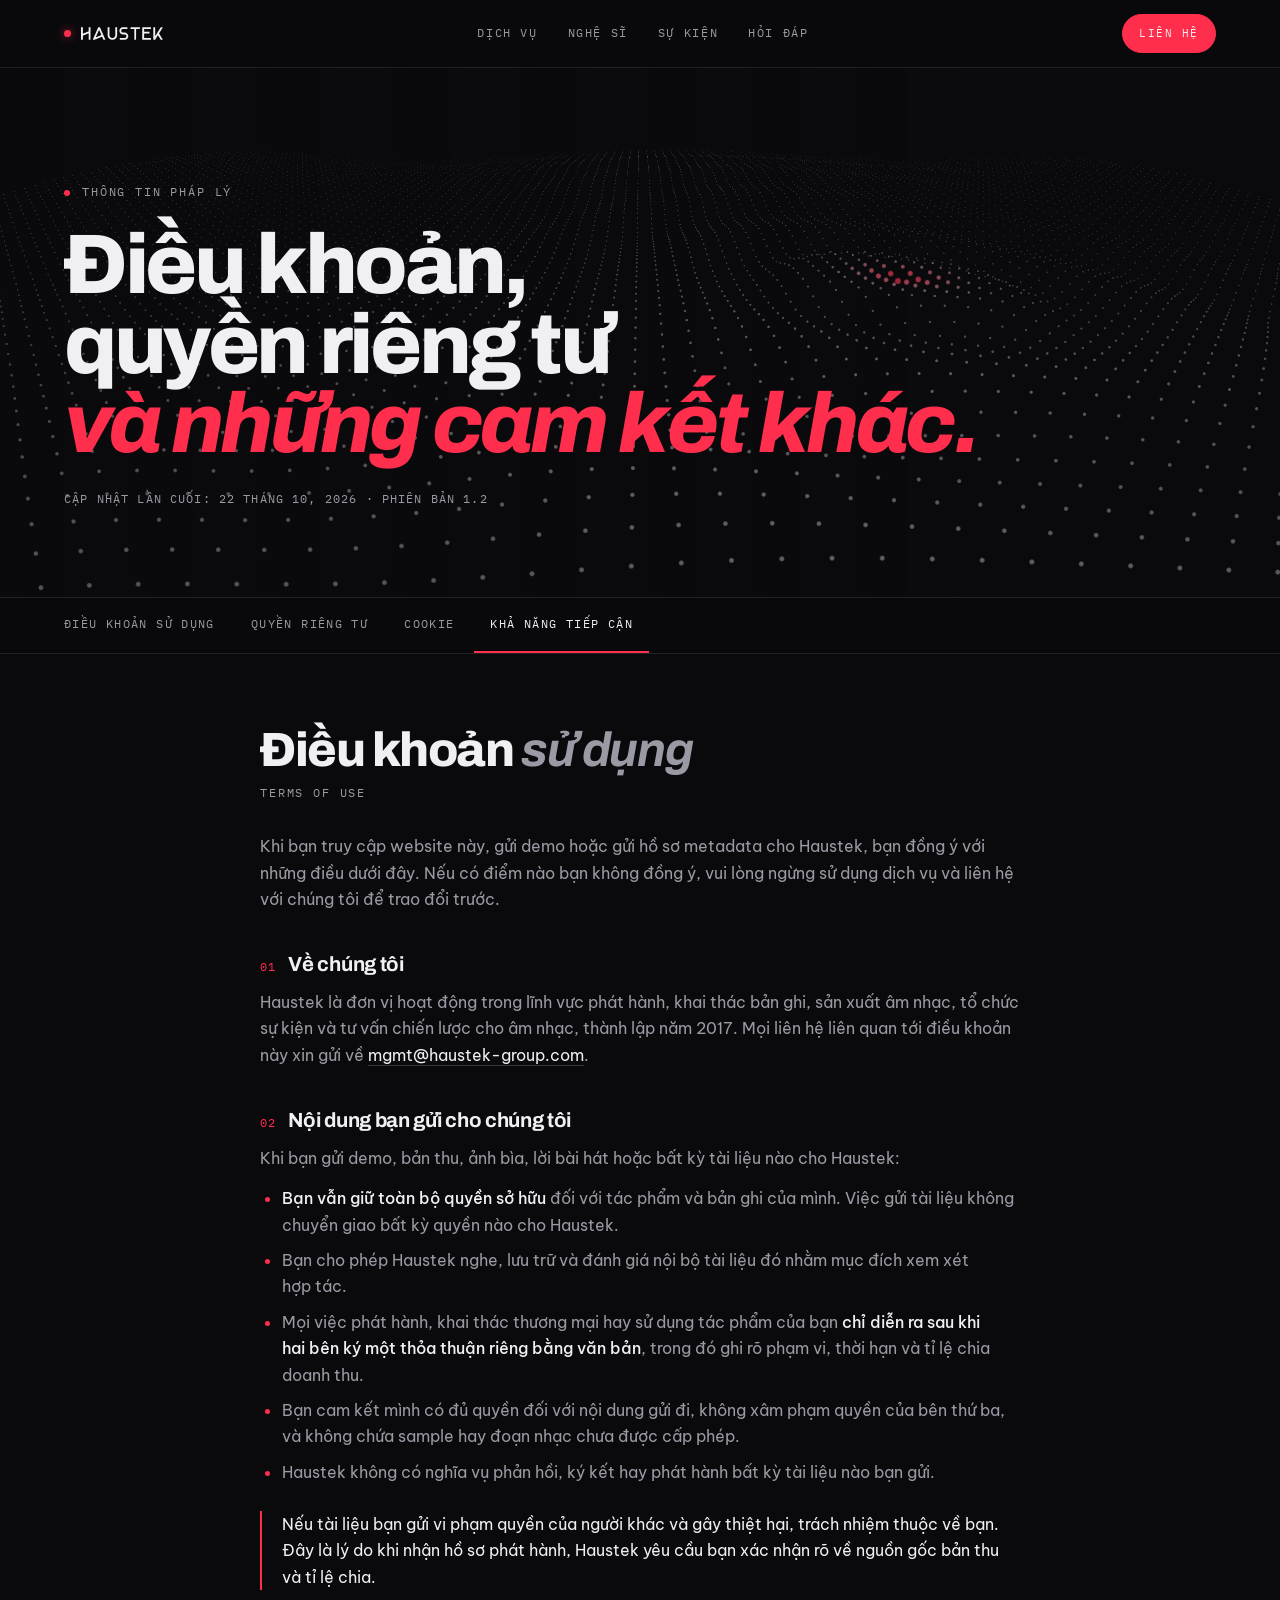
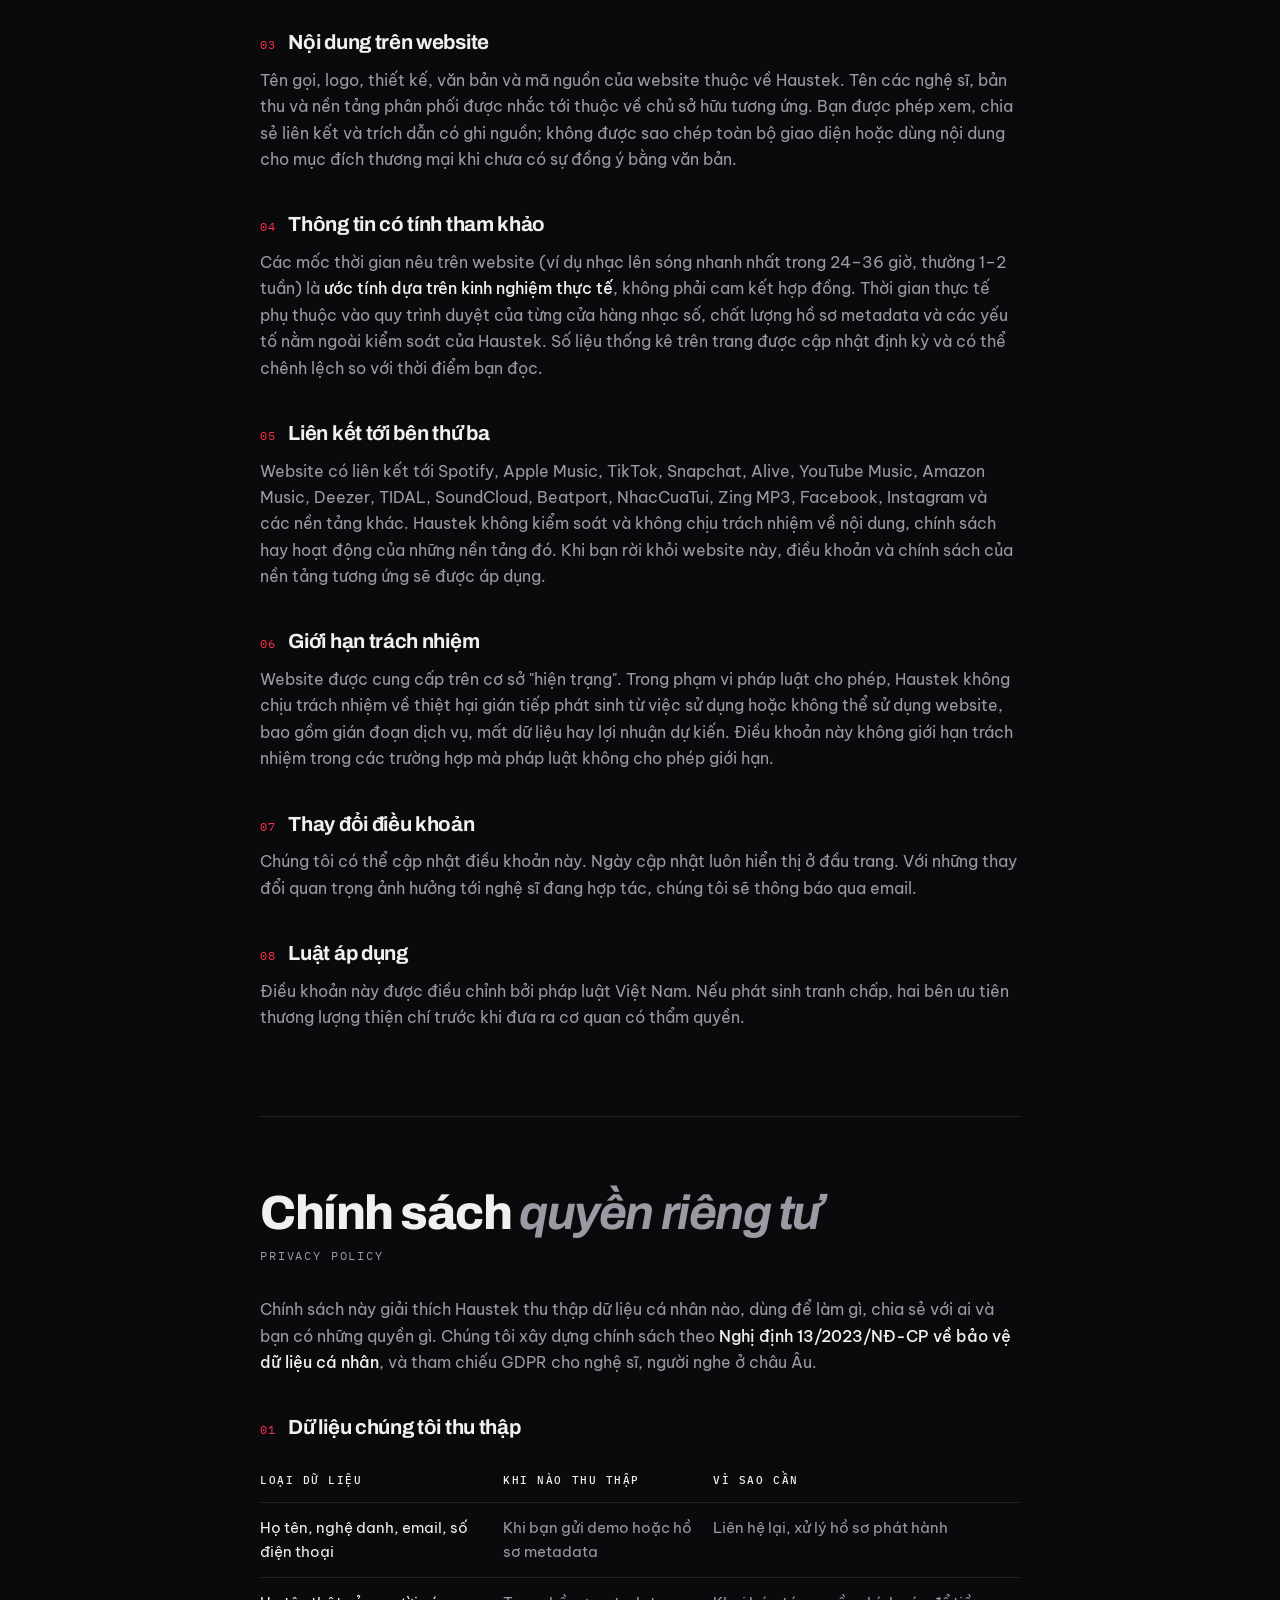
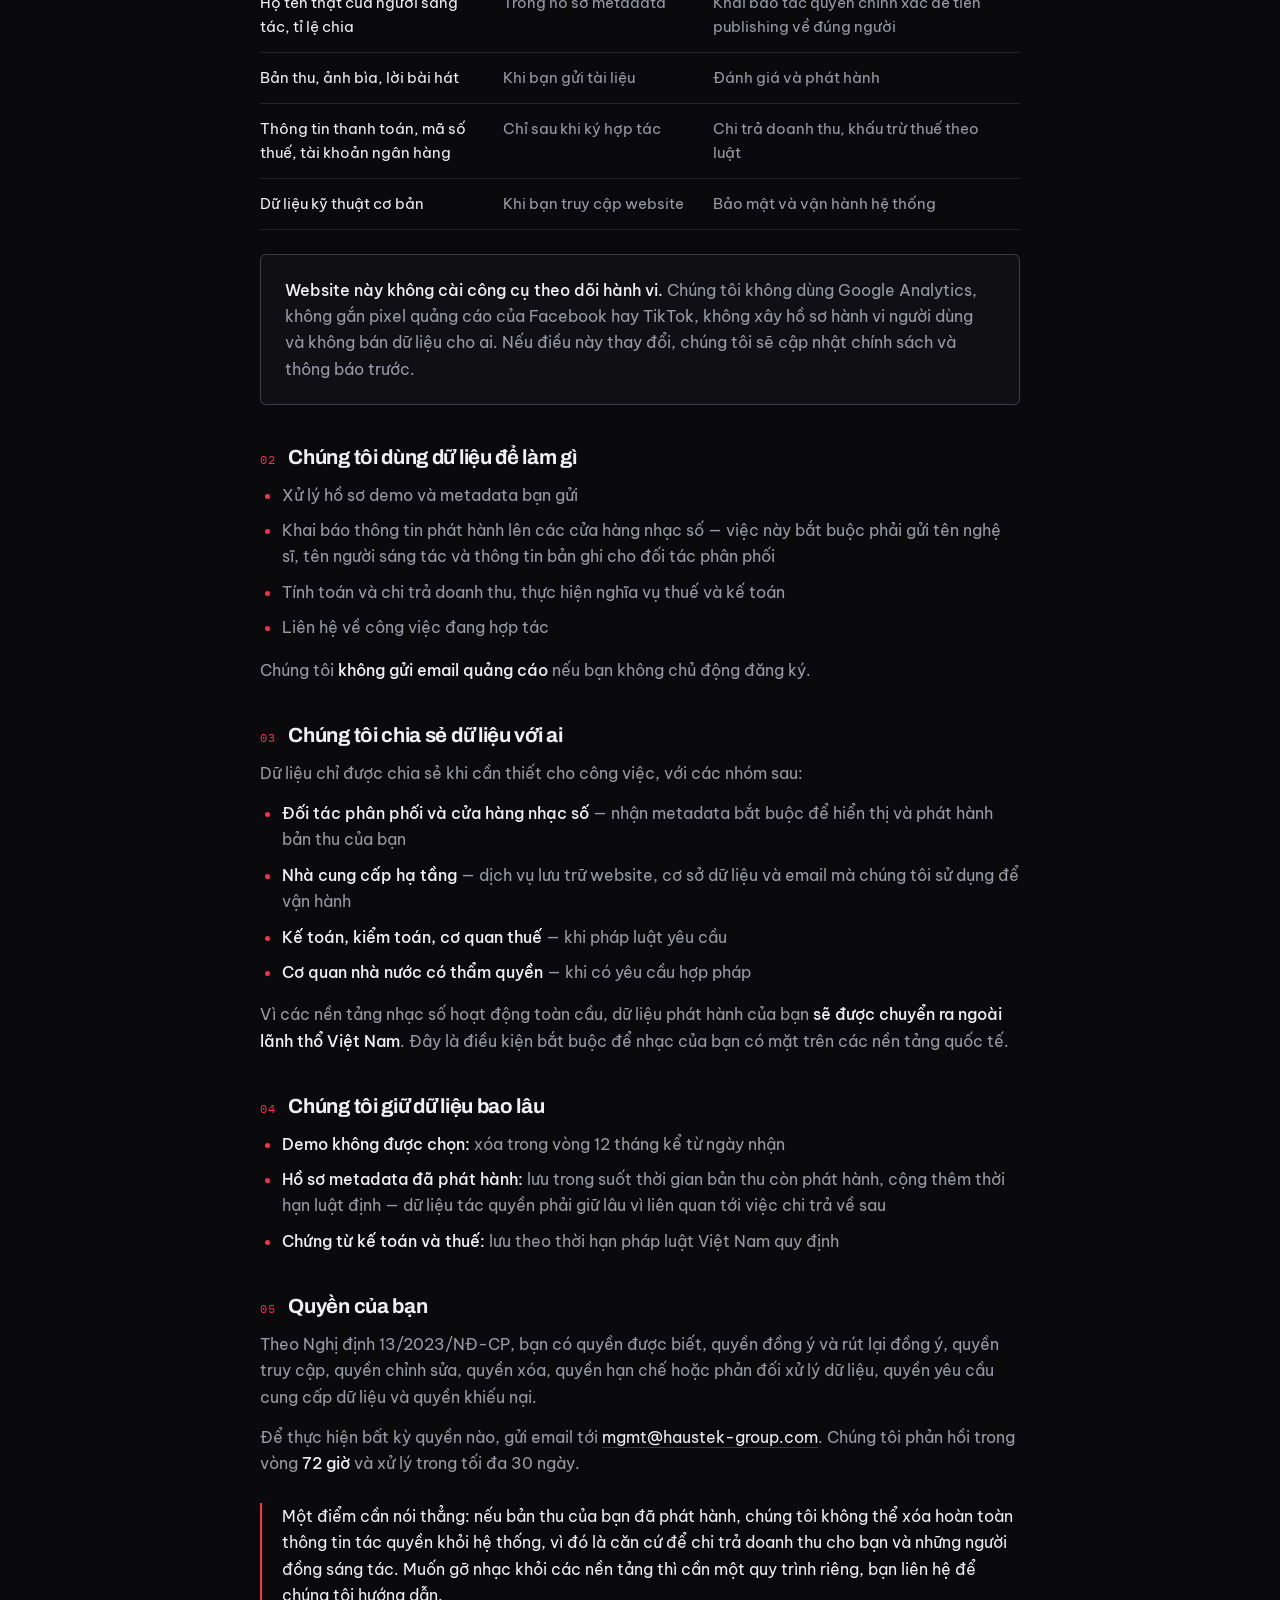
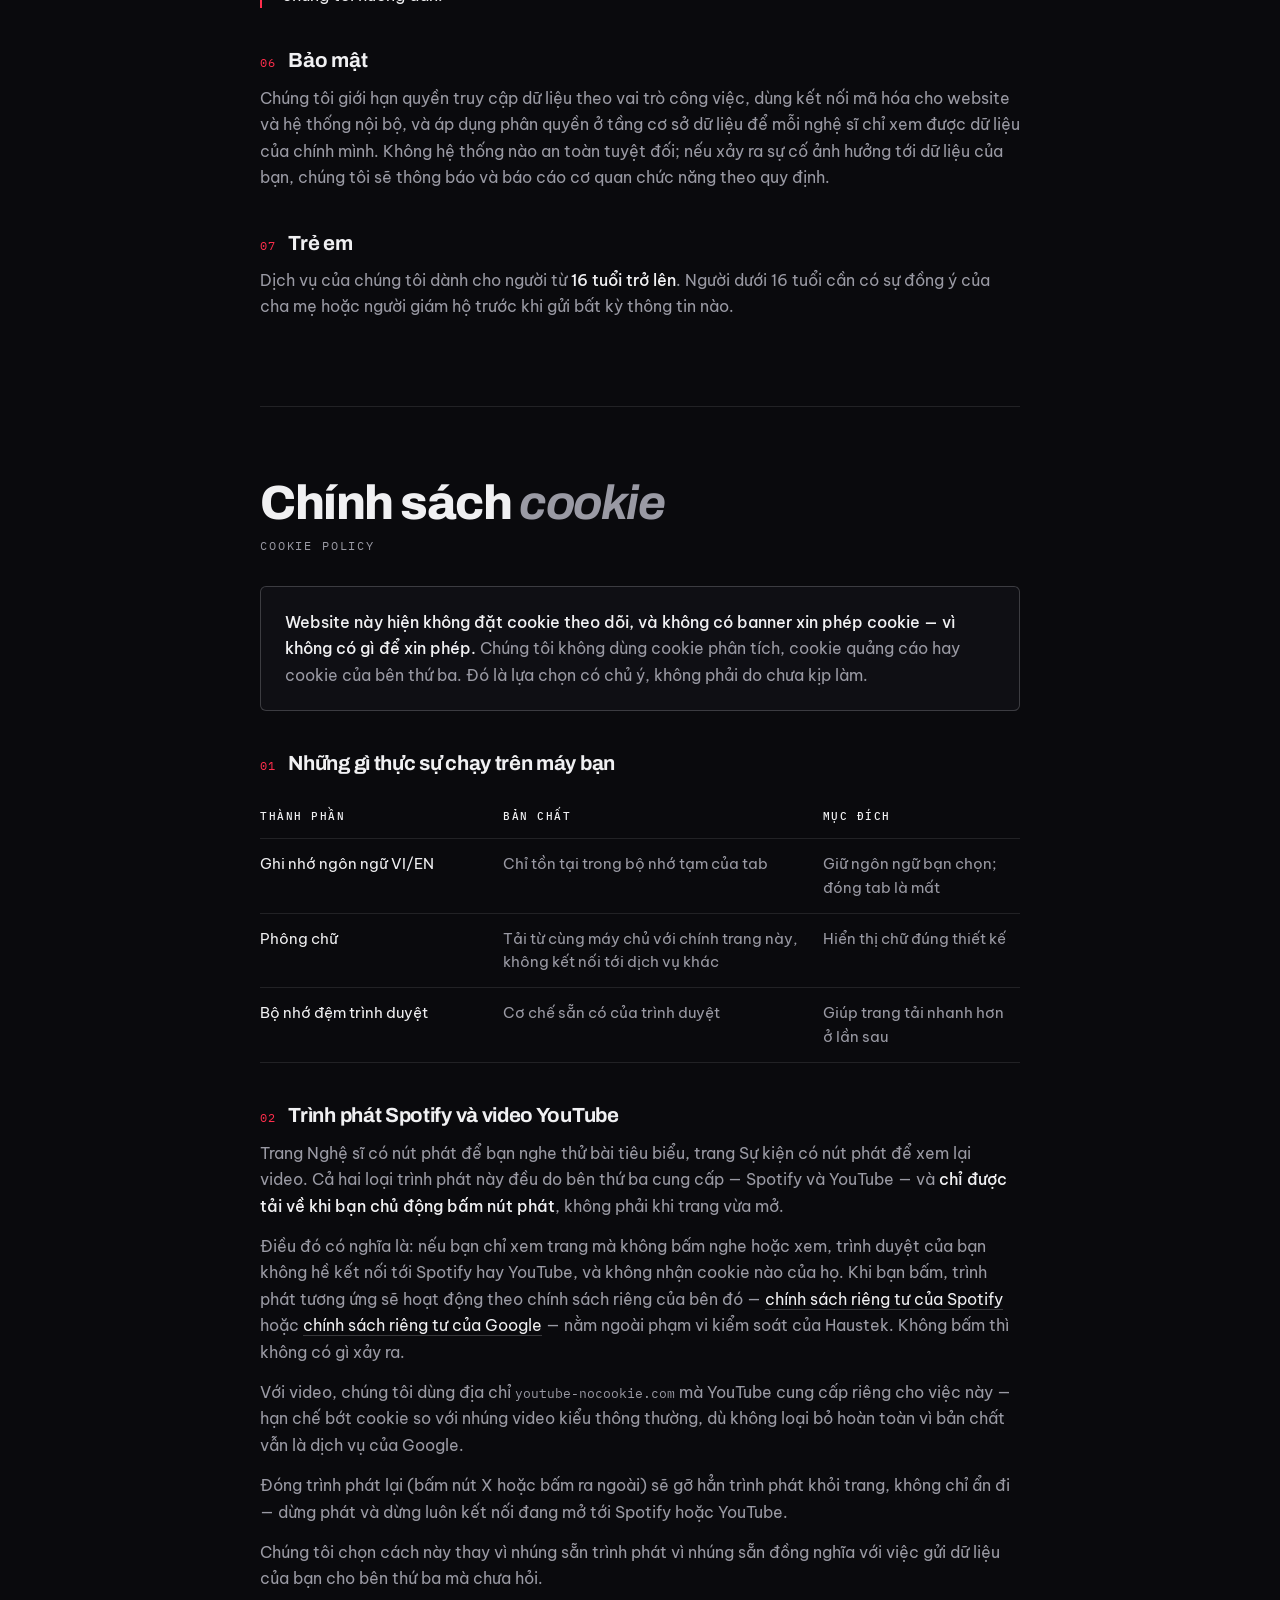
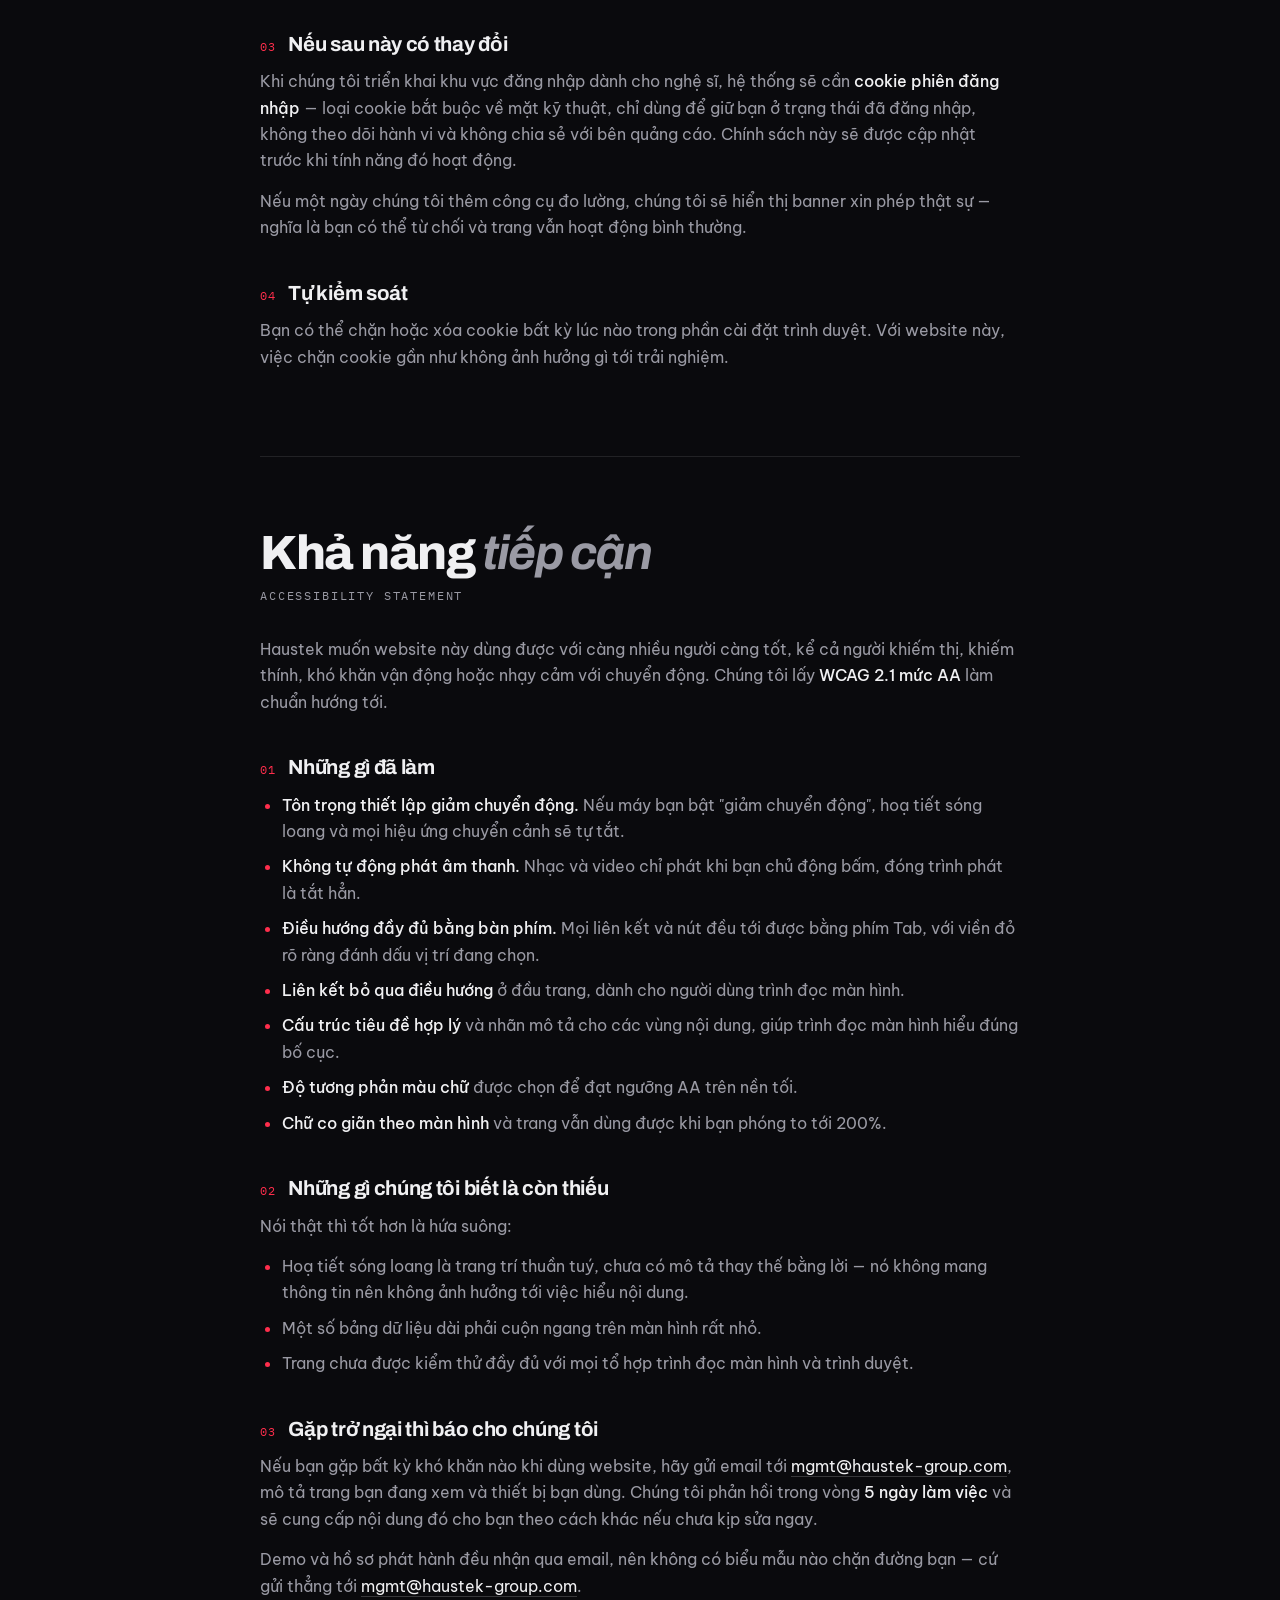
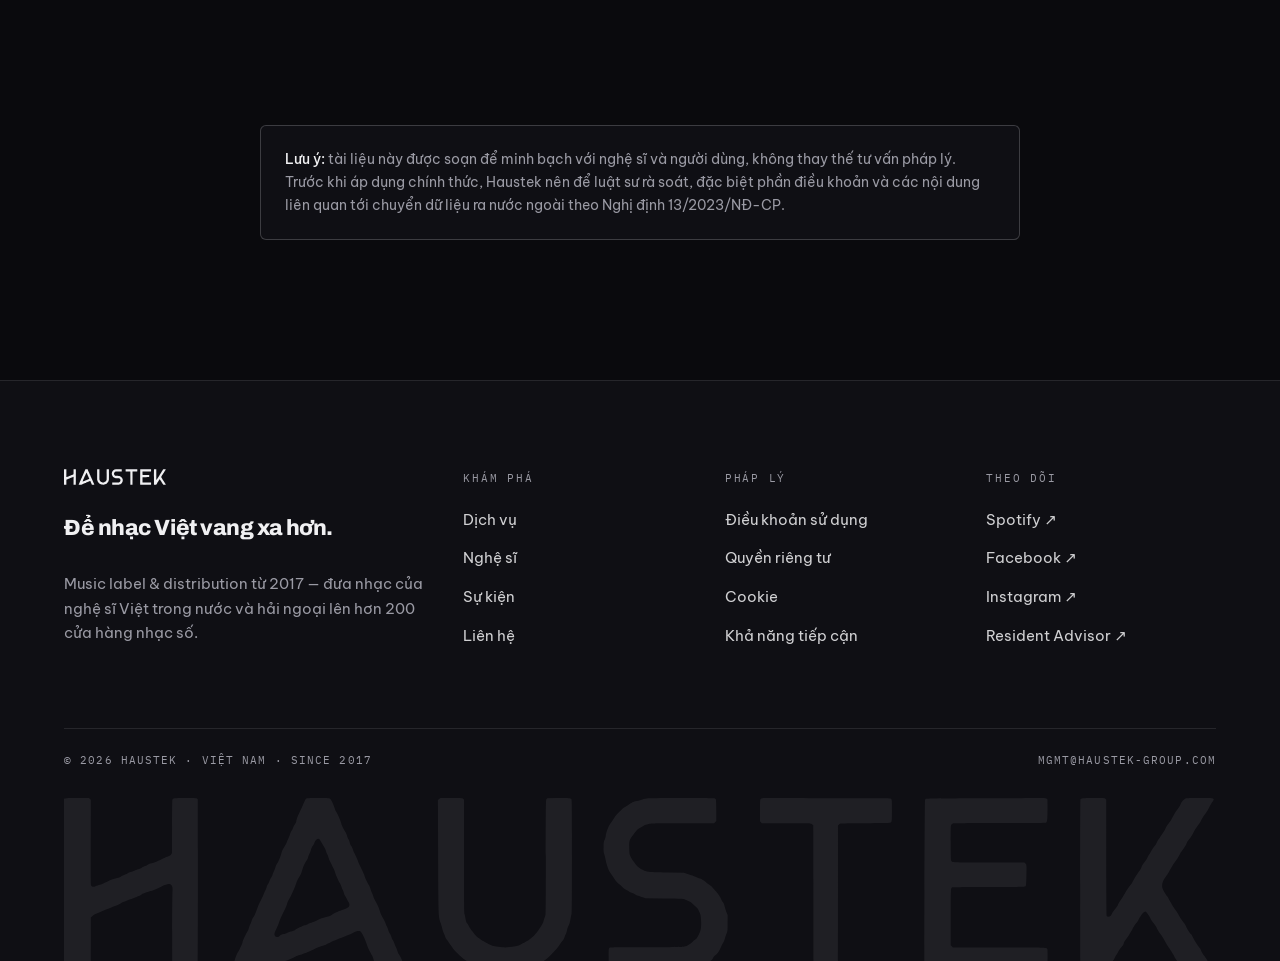
<file: legal.html>
<!DOCTYPE html>
<html lang="vi">
<head>
<meta charset="UTF-8">
<meta name="viewport" content="width=device-width, initial-scale=1.0">
<script>document.documentElement.classList.add('js')</script>
<title>Thông tin pháp lý — Haustek</title>
<meta name="description" content="Điều khoản sử dụng, chính sách quyền riêng tư, chính sách cookie và tuyên bố khả năng tiếp cận của Haustek.">
<link rel="canonical" href="https://haustek-group.com/legal">
<link rel="icon" type="image/svg+xml" href="/favicon.svg">
<link rel="icon" type="image/png" sizes="96x96" href="/favicon-96x96.png">
<link rel="icon" type="image/png" sizes="32x32" href="/favicon-32x32.png">
<link rel="alternate icon" href="/favicon.ico">
<link rel="apple-touch-icon" sizes="180x180" href="/apple-touch-icon.png">
<link rel="manifest" href="/site.webmanifest">
<meta name="theme-color" content="#0A0A0D">
<meta property="og:type" content="website">
<meta property="og:site_name" content="Haustek">
<meta property="og:title" content="Thông tin pháp lý — Haustek">
<meta property="og:description" content="Điều khoản sử dụng, chính sách quyền riêng tư, chính sách cookie và tuyên bố khả năng tiếp cận của Haustek.">
<meta property="og:url" content="https://haustek-group.com/legal">
<meta property="og:locale" content="vi_VN">
<meta name="twitter:card" content="summary_large_image">
<meta property="og:image" content="https://haustek-group.com/og-image.jpg">
<meta property="og:image:width" content="1200">
<meta property="og:image:height" content="630">
<meta property="og:image:alt" content="Haustek — Để nhạc Việt vang xa hơn">
<meta name="twitter:image" content="https://haustek-group.com/og-image.jpg">
<link rel="stylesheet" href="/assets/site.css">
<style>
/* =====================================================================
   PHÁP LÝ — trang đọc dài, nên cột chữ hẹp (~68 ký tự) và ít trang trí.
   Mọi quy tắc chữ được bó trong .legal để không đè lên khung chung.
   ===================================================================== */
.page-hero h1{max-width:18ch}
.updated{font-family:var(--mono);font-size:11.5px;letter-spacing:.1em;text-transform:uppercase;color:var(--concrete)}

/* mục lục dính dưới thanh điều hướng */
.tabs{position:sticky;top:var(--nav-h);z-index:60;background:rgba(10,10,13,.92);backdrop-filter:blur(14px);-webkit-backdrop-filter:blur(14px);
  border-top:1px solid var(--line);border-bottom:1px solid var(--line)}
.tabs-in{display:flex;gap:4px;overflow-x:auto;scrollbar-width:none}
.tabs-in::-webkit-scrollbar{display:none}
.tabs a{flex:none;padding:17px 16px;font-family:var(--mono);font-size:11.5px;letter-spacing:.12em;text-transform:uppercase;
  color:var(--concrete);border-bottom:2px solid transparent;transition:color .2s,border-color .2s;white-space:nowrap}
.tabs a:first-child{margin-left:-16px}
.tabs a:hover{color:var(--paper)}
.tabs a.on{color:var(--paper);border-bottom-color:var(--red)}
html{scroll-padding-top:calc(var(--nav-h) + 72px)}

.legal{width:min(calc(100% - 2*var(--gut)),760px);margin:0 auto;padding-bottom:clamp(72px,9vw,120px)}
.legal section{padding:clamp(52px,6vw,72px) 0;border-bottom:1px solid var(--line)}
.legal section:last-of-type{border-bottom:0}
.legal h2{font-size:clamp(30px,4vw,48px);max-width:none;margin-bottom:10px}
.legal .sec-sub{font-family:var(--mono);font-size:11.5px;letter-spacing:.16em;text-transform:uppercase;color:var(--concrete);margin-bottom:30px}
.legal h3{margin:40px 0 12px}
.legal h3 .n{font-family:var(--mono);font-size:12px;font-weight:400;color:var(--red);margin-right:12px;letter-spacing:.1em}
.legal p{color:var(--concrete);margin-bottom:14px;text-wrap:pretty}
.legal p strong,.legal li strong{color:var(--paper);font-weight:500}
.legal ul,.legal ol{color:var(--concrete);margin:0 0 16px 22px}
.legal li{margin-bottom:9px;text-wrap:pretty}
.legal li::marker{color:var(--red)}
.legal a{color:var(--paper);border-bottom:1px solid var(--line-2);transition:border-color .2s}
.legal a:hover{border-color:var(--red)}
.legal .callout{border-left:2px solid var(--red);padding-left:20px;margin:26px 0}
.legal .callout p{color:var(--paper)}
.legal .glass,.legal .note{border:1px solid var(--line-2);border-radius:6px;padding:22px 24px;margin:24px 0;background:var(--ink-2)}
.legal .glass p:last-child,.legal .note p{margin-bottom:0}
.legal .note{margin-top:40px}
.legal .note p{font-size:14px}
.legal table{width:100%;border-collapse:collapse;font-size:14.5px;margin:18px 0}
.legal th,.legal td{padding:13px 14px 13px 0;border-bottom:1px solid var(--line);text-align:left;vertical-align:top;color:var(--concrete)}
.legal th{font-family:var(--mono);font-size:11px;letter-spacing:.14em;text-transform:uppercase;color:var(--paper);font-weight:500}
.legal td:first-child{color:var(--paper);width:32%}
@media print{
  :root{--ink:#fff;--ink-2:#fff;--paper:#111;--concrete:#444;--line:rgba(0,0,0,.18);--line-2:rgba(0,0,0,.3)}
  .nav,.menu,.tabs,.foot,.page-ripple,.skip{display:none}
  .page-hero{padding-top:0}
  .legal section{page-break-inside:avoid}
}
</style>
</head>
<body>
<a class="skip" href="#main" data-t="skip">Bỏ qua điều hướng, tới nội dung chính</a>

<header class="nav">
  <div class="wrap">
    <a class="logo" href="/" aria-label="Haustek — trang chủ">
      <span class="rec" aria-hidden="true"></span>
      <img src="/assets/wordmark.svg" alt="" width="83" height="13">
    </a>
    <nav class="nav-links" aria-label="Điều hướng chính">
      <a href="/#services" data-t="nav_services">Dịch vụ</a>
      <a href="/artists" data-t="nav_artists">Nghệ sĩ</a>
      <a href="/events" data-t="nav_events">Sự kiện</a>
      <a href="/#faq" data-t="nav_faq">Hỏi đáp</a>
    </nav>
    <div class="nav-right">
      <a class="btn btn-red btn-sm nav-cta" href="/#contact" data-t="nav_cta">Liên hệ</a>
      <button class="menu-btn" id="menuBtn" type="button" aria-label="Mở menu" aria-expanded="false" aria-controls="menu"><span></span><span></span></button>
    </div>
  </div>
</header>
<div class="menu" id="menu" aria-hidden="true">
  <nav class="menu-links" aria-label="Điều hướng">
    <a href="/"><small>01</small><span data-t="m_home">Trang chủ</span></a>
    <a href="/#services"><small>02</small><span data-t="nav_services">Dịch vụ</span></a>
    <a href="/artists"><small>03</small><span data-t="nav_artists">Nghệ sĩ</span></a>
    <a href="/events"><small>04</small><span data-t="nav_events">Sự kiện</span></a>
    <a href="/#contact"><small>05</small><span data-t="nav_cta">Liên hệ</span></a>
  </nav>
  <div class="menu-foot">
    <a class="btn btn-red" href="mailto:mgmt@haustek-group.com">mgmt@haustek-group.com</a>
  </div>
</div>

<div class="page-hero">
  <canvas class="field" aria-hidden="true"></canvas>
  <svg class="ripple page-ripple" viewBox="0 0 1000 1000" aria-hidden="true">
    <circle cx="500" cy="500" r="80" stroke-opacity=".2"/>
    <circle cx="500" cy="500" r="160" stroke-opacity=".15"/>
    <circle cx="500" cy="500" r="250" stroke-opacity=".11"/>
    <circle cx="500" cy="500" r="350" stroke-opacity=".08"/>
    <circle cx="500" cy="500" r="460" stroke-opacity=".055"/>
    <circle class="wave" cx="500" cy="500" r="460" stroke-opacity=".7"/>
    <circle class="wave w2" cx="500" cy="500" r="460" stroke-opacity=".7"/>
    <circle class="wave w3" cx="500" cy="500" r="460" stroke-opacity=".7"/>
    <circle class="core" cx="500" cy="500" r="6"/>
  </svg>
  <div class="wrap" style="position:relative;z-index:1">
    <p class="label">Thông tin pháp lý</p>
    <h1><span class="ln">Điều khoản, quyền riêng tư</span> <span class="ln"><em>và những cam kết khác.</em></span></h1>
    <p class="updated">Cập nhật lần cuối: 22 tháng 10, 2026 · Phiên bản 1.2</p>
  </div>
</div>

<nav class="tabs" aria-label="Mục lục pháp lý">
  <div class="wrap tabs-in">
    <a href="#terms">Điều khoản sử dụng</a>
    <a href="#privacy">Quyền riêng tư</a>
    <a href="#cookies">Cookie</a>
    <a href="#accessibility">Khả năng tiếp cận</a>
  </div>
</nav>

<main id="main" class="legal">

<!-- ==================== ĐIỀU KHOẢN ==================== -->
<section id="terms">
  <h2>Điều khoản <em>sử dụng</em></h2>
  <p class="sec-sub">Terms of use</p>

  <p>Khi bạn truy cập website này, gửi demo hoặc gửi hồ sơ metadata cho Haustek, bạn đồng ý với những điều dưới đây. Nếu có điểm nào bạn không đồng ý, vui lòng ngừng sử dụng dịch vụ và liên hệ với chúng tôi để trao đổi trước.</p>

  <h3><span class="n">01</span>Về chúng tôi</h3>
  <p>Haustek là đơn vị hoạt động trong lĩnh vực phát hành, khai thác bản ghi, sản xuất âm nhạc, tổ chức sự kiện và tư vấn chiến lược cho âm nhạc, thành lập năm 2017. Mọi liên hệ liên quan tới điều khoản này xin gửi về <a href="mailto:mgmt@haustek-group.com">mgmt@haustek-group.com</a>.</p>

  <h3><span class="n">02</span>Nội dung bạn gửi cho chúng tôi</h3>
  <p>Khi bạn gửi demo, bản thu, ảnh bìa, lời bài hát hoặc bất kỳ tài liệu nào cho Haustek:</p>
  <ul>
    <li><strong>Bạn vẫn giữ toàn bộ quyền sở hữu</strong> đối với tác phẩm và bản ghi của mình. Việc gửi tài liệu không chuyển giao bất kỳ quyền nào cho Haustek.</li>
    <li>Bạn cho phép Haustek nghe, lưu trữ và đánh giá nội bộ tài liệu đó nhằm mục đích xem xét hợp tác.</li>
    <li>Mọi việc phát hành, khai thác thương mại hay sử dụng tác phẩm của bạn <strong>chỉ diễn ra sau khi hai bên ký một thỏa thuận riêng bằng văn bản</strong>, trong đó ghi rõ phạm vi, thời hạn và tỉ lệ chia doanh thu.</li>
    <li>Bạn cam kết mình có đủ quyền đối với nội dung gửi đi, không xâm phạm quyền của bên thứ ba, và không chứa sample hay đoạn nhạc chưa được cấp phép.</li>
    <li>Haustek không có nghĩa vụ phản hồi, ký kết hay phát hành bất kỳ tài liệu nào bạn gửi.</li>
  </ul>

  <div class="callout">
    <p>Nếu tài liệu bạn gửi vi phạm quyền của người khác và gây thiệt hại, trách nhiệm thuộc về bạn. Đây là lý do khi nhận hồ sơ phát hành, Haustek yêu cầu bạn xác nhận rõ về nguồn gốc bản thu và tỉ lệ chia.</p>
  </div>

  <h3><span class="n">03</span>Nội dung trên website</h3>
  <p>Tên gọi, logo, thiết kế, văn bản và mã nguồn của website thuộc về Haustek. Tên các nghệ sĩ, bản thu và nền tảng phân phối được nhắc tới thuộc về chủ sở hữu tương ứng. Bạn được phép xem, chia sẻ liên kết và trích dẫn có ghi nguồn; không được sao chép toàn bộ giao diện hoặc dùng nội dung cho mục đích thương mại khi chưa có sự đồng ý bằng văn bản.</p>

  <h3><span class="n">04</span>Thông tin có tính tham khảo</h3>
  <p>Các mốc thời gian nêu trên website (ví dụ nhạc lên sóng nhanh nhất trong 24–36 giờ, thường 1–2 tuần) là <strong>ước tính dựa trên kinh nghiệm thực tế</strong>, không phải cam kết hợp đồng. Thời gian thực tế phụ thuộc vào quy trình duyệt của từng cửa hàng nhạc số, chất lượng hồ sơ metadata và các yếu tố nằm ngoài kiểm soát của Haustek. Số liệu thống kê trên trang được cập nhật định kỳ và có thể chênh lệch so với thời điểm bạn đọc.</p>

  <h3><span class="n">05</span>Liên kết tới bên thứ ba</h3>
  <p>Website có liên kết tới Spotify, Apple Music, TikTok, Snapchat, Alive, YouTube Music, Amazon Music, Deezer, TIDAL, SoundCloud, Beatport, NhacCuaTui, Zing MP3, Facebook, Instagram và các nền tảng khác. Haustek không kiểm soát và không chịu trách nhiệm về nội dung, chính sách hay hoạt động của những nền tảng đó. Khi bạn rời khỏi website này, điều khoản và chính sách của nền tảng tương ứng sẽ được áp dụng.</p>

  <h3><span class="n">06</span>Giới hạn trách nhiệm</h3>
  <p>Website được cung cấp trên cơ sở "hiện trạng". Trong phạm vi pháp luật cho phép, Haustek không chịu trách nhiệm về thiệt hại gián tiếp phát sinh từ việc sử dụng hoặc không thể sử dụng website, bao gồm gián đoạn dịch vụ, mất dữ liệu hay lợi nhuận dự kiến. Điều khoản này không giới hạn trách nhiệm trong các trường hợp mà pháp luật không cho phép giới hạn.</p>

  <h3><span class="n">07</span>Thay đổi điều khoản</h3>
  <p>Chúng tôi có thể cập nhật điều khoản này. Ngày cập nhật luôn hiển thị ở đầu trang. Với những thay đổi quan trọng ảnh hưởng tới nghệ sĩ đang hợp tác, chúng tôi sẽ thông báo qua email.</p>

  <h3><span class="n">08</span>Luật áp dụng</h3>
  <p>Điều khoản này được điều chỉnh bởi pháp luật Việt Nam. Nếu phát sinh tranh chấp, hai bên ưu tiên thương lượng thiện chí trước khi đưa ra cơ quan có thẩm quyền.</p>
</section>

<!-- ==================== QUYỀN RIÊNG TƯ ==================== -->
<section id="privacy">
  <h2>Chính sách <em>quyền riêng tư</em></h2>
  <p class="sec-sub">Privacy policy</p>

  <p>Chính sách này giải thích Haustek thu thập dữ liệu cá nhân nào, dùng để làm gì, chia sẻ với ai và bạn có những quyền gì. Chúng tôi xây dựng chính sách theo <strong>Nghị định 13/2023/NĐ-CP về bảo vệ dữ liệu cá nhân</strong>, và tham chiếu GDPR cho nghệ sĩ, người nghe ở châu Âu.</p>

  <h3><span class="n">01</span>Dữ liệu chúng tôi thu thập</h3>
  <table>
    <tr><th>Loại dữ liệu</th><th>Khi nào thu thập</th><th>Vì sao cần</th></tr>
    <tr><td>Họ tên, nghệ danh, email, số điện thoại</td><td>Khi bạn gửi demo hoặc hồ sơ metadata</td><td>Liên hệ lại, xử lý hồ sơ phát hành</td></tr>
    <tr><td>Họ tên thật của người sáng tác, tỉ lệ chia</td><td>Trong hồ sơ metadata</td><td>Khai báo tác quyền chính xác để tiền publishing về đúng người</td></tr>
    <tr><td>Bản thu, ảnh bìa, lời bài hát</td><td>Khi bạn gửi tài liệu</td><td>Đánh giá và phát hành</td></tr>
    <tr><td>Thông tin thanh toán, mã số thuế, tài khoản ngân hàng</td><td>Chỉ sau khi ký hợp tác</td><td>Chi trả doanh thu, khấu trừ thuế theo luật</td></tr>
    <tr><td>Dữ liệu kỹ thuật cơ bản</td><td>Khi bạn truy cập website</td><td>Bảo mật và vận hành hệ thống</td></tr>
  </table>

  <div class="glass">
    <p><strong>Website này không cài công cụ theo dõi hành vi.</strong> Chúng tôi không dùng Google Analytics, không gắn pixel quảng cáo của Facebook hay TikTok, không xây hồ sơ hành vi người dùng và không bán dữ liệu cho ai. Nếu điều này thay đổi, chúng tôi sẽ cập nhật chính sách và thông báo trước.</p>
  </div>

  <h3><span class="n">02</span>Chúng tôi dùng dữ liệu để làm gì</h3>
  <ul>
    <li>Xử lý hồ sơ demo và metadata bạn gửi</li>
    <li>Khai báo thông tin phát hành lên các cửa hàng nhạc số — việc này bắt buộc phải gửi tên nghệ sĩ, tên người sáng tác và thông tin bản ghi cho đối tác phân phối</li>
    <li>Tính toán và chi trả doanh thu, thực hiện nghĩa vụ thuế và kế toán</li>
    <li>Liên hệ về công việc đang hợp tác</li>
  </ul>
  <p>Chúng tôi <strong>không gửi email quảng cáo</strong> nếu bạn không chủ động đăng ký.</p>

  <h3><span class="n">03</span>Chúng tôi chia sẻ dữ liệu với ai</h3>
  <p>Dữ liệu chỉ được chia sẻ khi cần thiết cho công việc, với các nhóm sau:</p>
  <ul>
    <li><strong>Đối tác phân phối và cửa hàng nhạc số</strong> — nhận metadata bắt buộc để hiển thị và phát hành bản thu của bạn</li>
    <li><strong>Nhà cung cấp hạ tầng</strong> — dịch vụ lưu trữ website, cơ sở dữ liệu và email mà chúng tôi sử dụng để vận hành</li>
    <li><strong>Kế toán, kiểm toán, cơ quan thuế</strong> — khi pháp luật yêu cầu</li>
    <li><strong>Cơ quan nhà nước có thẩm quyền</strong> — khi có yêu cầu hợp pháp</li>
  </ul>
  <p>Vì các nền tảng nhạc số hoạt động toàn cầu, dữ liệu phát hành của bạn <strong>sẽ được chuyển ra ngoài lãnh thổ Việt Nam</strong>. Đây là điều kiện bắt buộc để nhạc của bạn có mặt trên các nền tảng quốc tế.</p>

  <h3><span class="n">04</span>Chúng tôi giữ dữ liệu bao lâu</h3>
  <ul>
    <li><strong>Demo không được chọn:</strong> xóa trong vòng 12 tháng kể từ ngày nhận</li>
    <li><strong>Hồ sơ metadata đã phát hành:</strong> lưu trong suốt thời gian bản thu còn phát hành, cộng thêm thời hạn luật định — dữ liệu tác quyền phải giữ lâu vì liên quan tới việc chi trả về sau</li>
    <li><strong>Chứng từ kế toán và thuế:</strong> lưu theo thời hạn pháp luật Việt Nam quy định</li>
  </ul>

  <h3><span class="n">05</span>Quyền của bạn</h3>
  <p>Theo Nghị định 13/2023/NĐ-CP, bạn có quyền được biết, quyền đồng ý và rút lại đồng ý, quyền truy cập, quyền chỉnh sửa, quyền xóa, quyền hạn chế hoặc phản đối xử lý dữ liệu, quyền yêu cầu cung cấp dữ liệu và quyền khiếu nại.</p>
  <p>Để thực hiện bất kỳ quyền nào, gửi email tới <a href="mailto:mgmt@haustek-group.com">mgmt@haustek-group.com</a>. Chúng tôi phản hồi trong vòng <strong>72 giờ</strong> và xử lý trong tối đa 30 ngày.</p>
  <div class="callout">
    <p>Một điểm cần nói thẳng: nếu bản thu của bạn đã phát hành, chúng tôi không thể xóa hoàn toàn thông tin tác quyền khỏi hệ thống, vì đó là căn cứ để chi trả doanh thu cho bạn và những người đồng sáng tác. Muốn gỡ nhạc khỏi các nền tảng thì cần một quy trình riêng, bạn liên hệ để chúng tôi hướng dẫn.</p>
  </div>

  <h3><span class="n">06</span>Bảo mật</h3>
  <p>Chúng tôi giới hạn quyền truy cập dữ liệu theo vai trò công việc, dùng kết nối mã hóa cho website và hệ thống nội bộ, và áp dụng phân quyền ở tầng cơ sở dữ liệu để mỗi nghệ sĩ chỉ xem được dữ liệu của chính mình. Không hệ thống nào an toàn tuyệt đối; nếu xảy ra sự cố ảnh hưởng tới dữ liệu của bạn, chúng tôi sẽ thông báo và báo cáo cơ quan chức năng theo quy định.</p>

  <h3><span class="n">07</span>Trẻ em</h3>
  <p>Dịch vụ của chúng tôi dành cho người từ <strong>16 tuổi trở lên</strong>. Người dưới 16 tuổi cần có sự đồng ý của cha mẹ hoặc người giám hộ trước khi gửi bất kỳ thông tin nào.</p>
</section>

<!-- ==================== COOKIE ==================== -->
<section id="cookies">
  <h2>Chính sách <em>cookie</em></h2>
  <p class="sec-sub">Cookie policy</p>

  <div class="glass">
    <p><strong>Website này hiện không đặt cookie theo dõi, và không có banner xin phép cookie — vì không có gì để xin phép.</strong> Chúng tôi không dùng cookie phân tích, cookie quảng cáo hay cookie của bên thứ ba. Đó là lựa chọn có chủ ý, không phải do chưa kịp làm.</p>
  </div>

  <h3><span class="n">01</span>Những gì thực sự chạy trên máy bạn</h3>
  <table>
    <tr><th>Thành phần</th><th>Bản chất</th><th>Mục đích</th></tr>
    <tr><td>Ghi nhớ ngôn ngữ VI/EN</td><td>Chỉ tồn tại trong bộ nhớ tạm của tab</td><td>Giữ ngôn ngữ bạn chọn; đóng tab là mất</td></tr>
    <tr><td>Phông chữ</td><td>Tải từ cùng máy chủ với chính trang này, không kết nối tới dịch vụ khác</td><td>Hiển thị chữ đúng thiết kế</td></tr>
    <tr><td>Bộ nhớ đệm trình duyệt</td><td>Cơ chế sẵn có của trình duyệt</td><td>Giúp trang tải nhanh hơn ở lần sau</td></tr>
  </table>

  <h3><span class="n">02</span>Trình phát Spotify và video YouTube</h3>
  <p>Trang Nghệ sĩ có nút phát để bạn nghe thử bài tiêu biểu, trang Sự kiện có nút phát để xem lại video. Cả hai loại trình phát này đều do bên thứ ba cung cấp — Spotify và YouTube — và <strong>chỉ được tải về khi bạn chủ động bấm nút phát</strong>, không phải khi trang vừa mở.</p>
  <p>Điều đó có nghĩa là: nếu bạn chỉ xem trang mà không bấm nghe hoặc xem, trình duyệt của bạn không hề kết nối tới Spotify hay YouTube, và không nhận cookie nào của họ. Khi bạn bấm, trình phát tương ứng sẽ hoạt động theo chính sách riêng của bên đó — <a href="https://www.spotify.com/legal/privacy-policy/" target="_blank" rel="noopener">chính sách riêng tư của Spotify</a> hoặc <a href="https://policies.google.com/privacy" target="_blank" rel="noopener">chính sách riêng tư của Google</a> — nằm ngoài phạm vi kiểm soát của Haustek. Không bấm thì không có gì xảy ra.</p>
  <p>Với video, chúng tôi dùng địa chỉ <span style="font-family:var(--mono);font-size:12.5px">youtube-nocookie.com</span> mà YouTube cung cấp riêng cho việc này — hạn chế bớt cookie so với nhúng video kiểu thông thường, dù không loại bỏ hoàn toàn vì bản chất vẫn là dịch vụ của Google.</p>
  <p>Đóng trình phát lại (bấm nút X hoặc bấm ra ngoài) sẽ gỡ hẳn trình phát khỏi trang, không chỉ ẩn đi — dừng phát và dừng luôn kết nối đang mở tới Spotify hoặc YouTube.</p>
  <p>Chúng tôi chọn cách này thay vì nhúng sẵn trình phát vì nhúng sẵn đồng nghĩa với việc gửi dữ liệu của bạn cho bên thứ ba mà chưa hỏi.</p>

  <h3><span class="n">03</span>Nếu sau này có thay đổi</h3>
  <p>Khi chúng tôi triển khai khu vực đăng nhập dành cho nghệ sĩ, hệ thống sẽ cần <strong>cookie phiên đăng nhập</strong> — loại cookie bắt buộc về mặt kỹ thuật, chỉ dùng để giữ bạn ở trạng thái đã đăng nhập, không theo dõi hành vi và không chia sẻ với bên quảng cáo. Chính sách này sẽ được cập nhật trước khi tính năng đó hoạt động.</p>
  <p>Nếu một ngày chúng tôi thêm công cụ đo lường, chúng tôi sẽ hiển thị banner xin phép thật sự — nghĩa là bạn có thể từ chối và trang vẫn hoạt động bình thường.</p>

  <h3><span class="n">04</span>Tự kiểm soát</h3>
  <p>Bạn có thể chặn hoặc xóa cookie bất kỳ lúc nào trong phần cài đặt trình duyệt. Với website này, việc chặn cookie gần như không ảnh hưởng gì tới trải nghiệm.</p>
</section>

<!-- ==================== KHẢ NĂNG TIẾP CẬN ==================== -->
<section id="accessibility">
  <h2>Khả năng <em>tiếp cận</em></h2>
  <p class="sec-sub">Accessibility statement</p>

  <p>Haustek muốn website này dùng được với càng nhiều người càng tốt, kể cả người khiếm thị, khiếm thính, khó khăn vận động hoặc nhạy cảm với chuyển động. Chúng tôi lấy <strong>WCAG 2.1 mức AA</strong> làm chuẩn hướng tới.</p>

  <h3><span class="n">01</span>Những gì đã làm</h3>
  <ul>
    <li><strong>Tôn trọng thiết lập giảm chuyển động.</strong> Nếu máy bạn bật "giảm chuyển động", hoạ tiết sóng loang và mọi hiệu ứng chuyển cảnh sẽ tự tắt.</li>
    <li><strong>Không tự động phát âm thanh.</strong> Nhạc và video chỉ phát khi bạn chủ động bấm, đóng trình phát là tắt hẳn.</li>
    <li><strong>Điều hướng đầy đủ bằng bàn phím.</strong> Mọi liên kết và nút đều tới được bằng phím Tab, với viền đỏ rõ ràng đánh dấu vị trí đang chọn.</li>
    <li><strong>Liên kết bỏ qua điều hướng</strong> ở đầu trang, dành cho người dùng trình đọc màn hình.</li>
    <li><strong>Cấu trúc tiêu đề hợp lý</strong> và nhãn mô tả cho các vùng nội dung, giúp trình đọc màn hình hiểu đúng bố cục.</li>
    <li><strong>Độ tương phản màu chữ</strong> được chọn để đạt ngưỡng AA trên nền tối.</li>
    <li><strong>Chữ co giãn theo màn hình</strong> và trang vẫn dùng được khi bạn phóng to tới 200%.</li>
  </ul>

  <h3><span class="n">02</span>Những gì chúng tôi biết là còn thiếu</h3>
  <p>Nói thật thì tốt hơn là hứa suông:</p>
  <ul>
    <li>Hoạ tiết sóng loang là trang trí thuần tuý, chưa có mô tả thay thế bằng lời — nó không mang thông tin nên không ảnh hưởng tới việc hiểu nội dung.</li>
    <li>Một số bảng dữ liệu dài phải cuộn ngang trên màn hình rất nhỏ.</li>
    <li>Trang chưa được kiểm thử đầy đủ với mọi tổ hợp trình đọc màn hình và trình duyệt.</li>
  </ul>

  <h3><span class="n">03</span>Gặp trở ngại thì báo cho chúng tôi</h3>
  <p>Nếu bạn gặp bất kỳ khó khăn nào khi dùng website, hãy gửi email tới <a href="mailto:mgmt@haustek-group.com">mgmt@haustek-group.com</a>, mô tả trang bạn đang xem và thiết bị bạn dùng. Chúng tôi phản hồi trong vòng <strong>5 ngày làm việc</strong> và sẽ cung cấp nội dung đó cho bạn theo cách khác nếu chưa kịp sửa ngay.</p>
  <p>Demo và hồ sơ phát hành đều nhận qua email, nên không có biểu mẫu nào chặn đường bạn — cứ gửi thẳng tới <a href="mailto:mgmt@haustek-group.com">mgmt@haustek-group.com</a>.</p>
</section>

<div class="note">
  <p><strong>Lưu ý:</strong> tài liệu này được soạn để minh bạch với nghệ sĩ và người dùng, không thay thế tư vấn pháp lý. Trước khi áp dụng chính thức, Haustek nên để luật sư rà soát, đặc biệt phần điều khoản và các nội dung liên quan tới chuyển dữ liệu ra nước ngoài theo Nghị định 13/2023/NĐ-CP.</p>
</div>

</main>

<footer class="foot">
  <div class="wrap">
    <div class="foot-grid">
      <div class="foot-brand">
        <img src="/assets/wordmark.svg" alt="Haustek" width="102" height="16" loading="lazy">
        <p class="tag" data-t="f_tag">Để nhạc Việt vang xa hơn.</p>
        <p data-t="f_desc">Music label &amp; distribution từ 2017 — đưa nhạc của nghệ sĩ Việt trong nước và hải ngoại lên hơn 200 cửa hàng nhạc số.</p>
      </div>
      <div class="foot-col">
        <p class="h" data-t="f_explore">Khám phá</p>
        <a href="/#services" data-t="nav_services">Dịch vụ</a>
        <a href="/artists" data-t="nav_artists">Nghệ sĩ</a>
        <a href="/events" data-t="nav_events">Sự kiện</a>
        <a href="/#contact" data-t="nav_cta">Liên hệ</a>
      </div>
      <div class="foot-col">
        <p class="h" data-t="f_legal">Pháp lý</p>
        <a href="/legal#terms" data-t="f_terms">Điều khoản sử dụng</a>
        <a href="/legal#privacy" data-t="f_privacy">Quyền riêng tư</a>
        <a href="/legal#cookies" data-t="f_cookies">Cookie</a>
        <a href="/legal#accessibility" data-t="f_a11y">Khả năng tiếp cận</a>
      </div>
      <div class="foot-col">
        <p class="h" data-t="f_follow">Theo dõi</p>
        <a href="https://open.spotify.com/artist/1jiigt5sMZ62es2sH1UwYU" target="_blank" rel="noopener noreferrer">Spotify ↗</a>
        <a href="https://www.facebook.com/haustek.agency" target="_blank" rel="noopener noreferrer">Facebook ↗</a>
        <a href="https://www.instagram.com/haustek.agency" target="_blank" rel="noopener noreferrer">Instagram ↗</a>
        <a href="https://ra.co/promoters/73233" target="_blank" rel="noopener noreferrer">Resident Advisor ↗</a>
      </div>
    </div>
    <div class="foot-bar">
      <span>© 2026 Haustek · Việt Nam · Since 2017</span>
      <a href="mailto:mgmt@haustek-group.com">mgmt@haustek-group.com</a>
    </div>
  </div>
  <div class="foot-mark" aria-hidden="true"><img src="/assets/wordmark.svg" alt="" width="1000" height="158" loading="lazy"></div>
</footer>

<script src="/assets/field.js"></script>
<script src="/assets/site.js"></script>
<script>
/* Đánh dấu tab đang xem theo vị trí cuộn */
const tabs=[...document.querySelectorAll('.tabs a')];
const secs=tabs.map(a=>document.querySelector(a.getAttribute('href'))).filter(Boolean);
const obs=new IntersectionObserver(entries=>{
  entries.forEach(e=>{
    if(!e.isIntersecting)return;
    tabs.forEach(t=>t.classList.toggle('on',t.getAttribute('href')==='#'+e.target.id));
  });
},{rootMargin:'-30% 0px -60% 0px'});
secs.forEach(s=>obs.observe(s));
if(location.hash){
  const t=tabs.find(a=>a.getAttribute('href')===location.hash);
  if(t)t.classList.add('on');
}else if(tabs[0])tabs[0].classList.add('on');
</script>
</body>
</html>
</file>
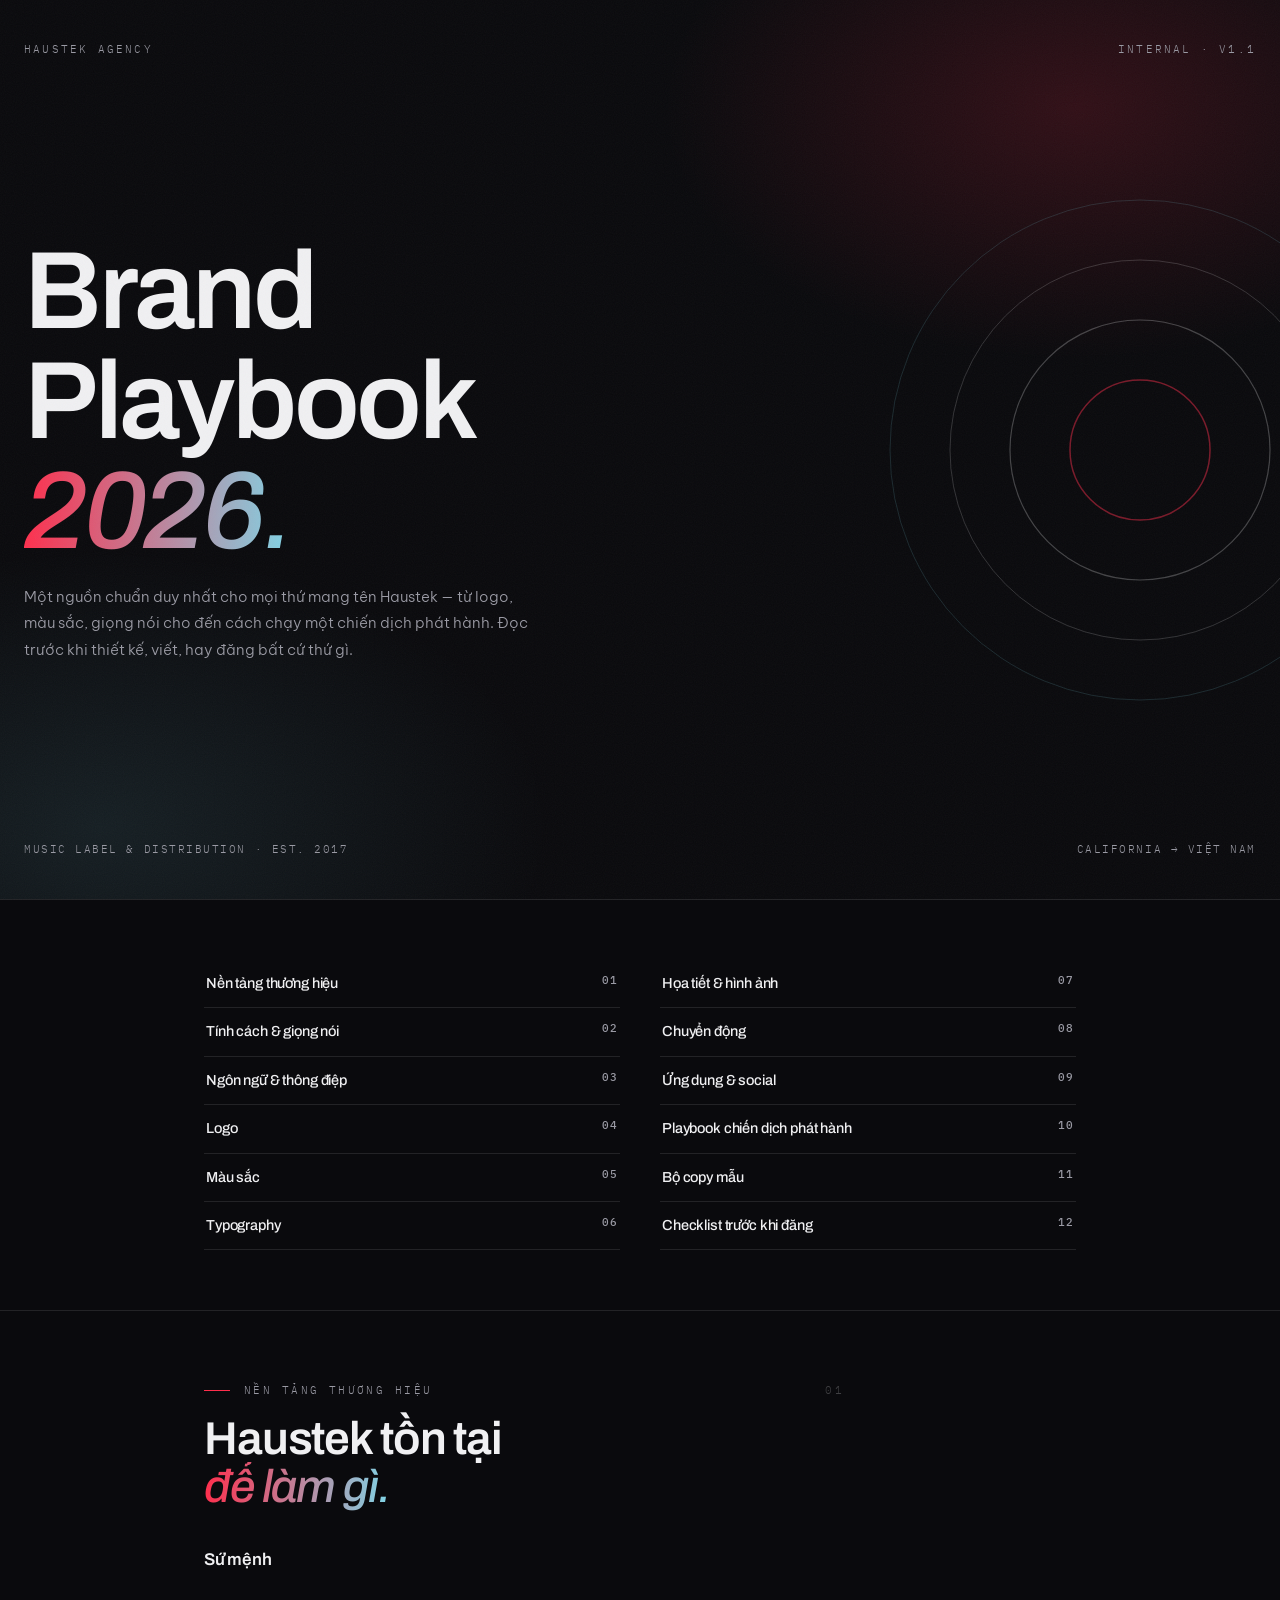
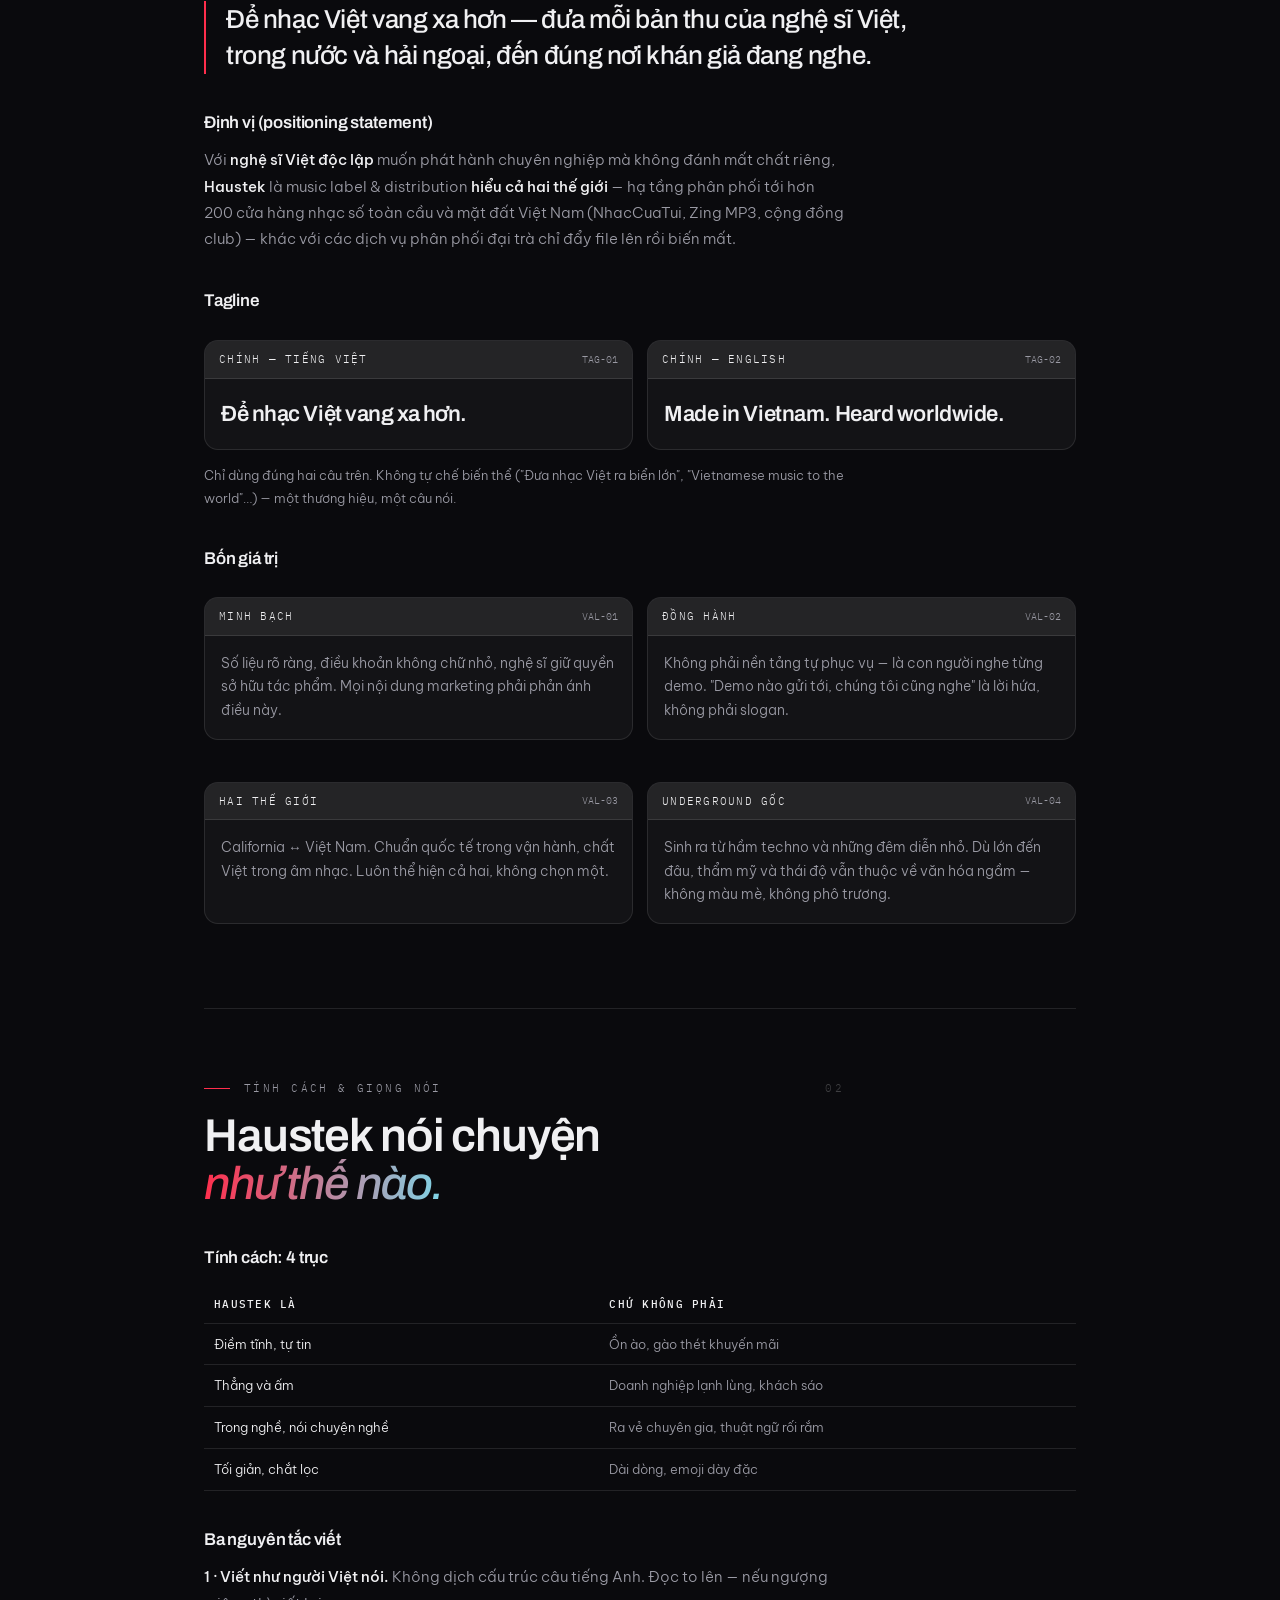
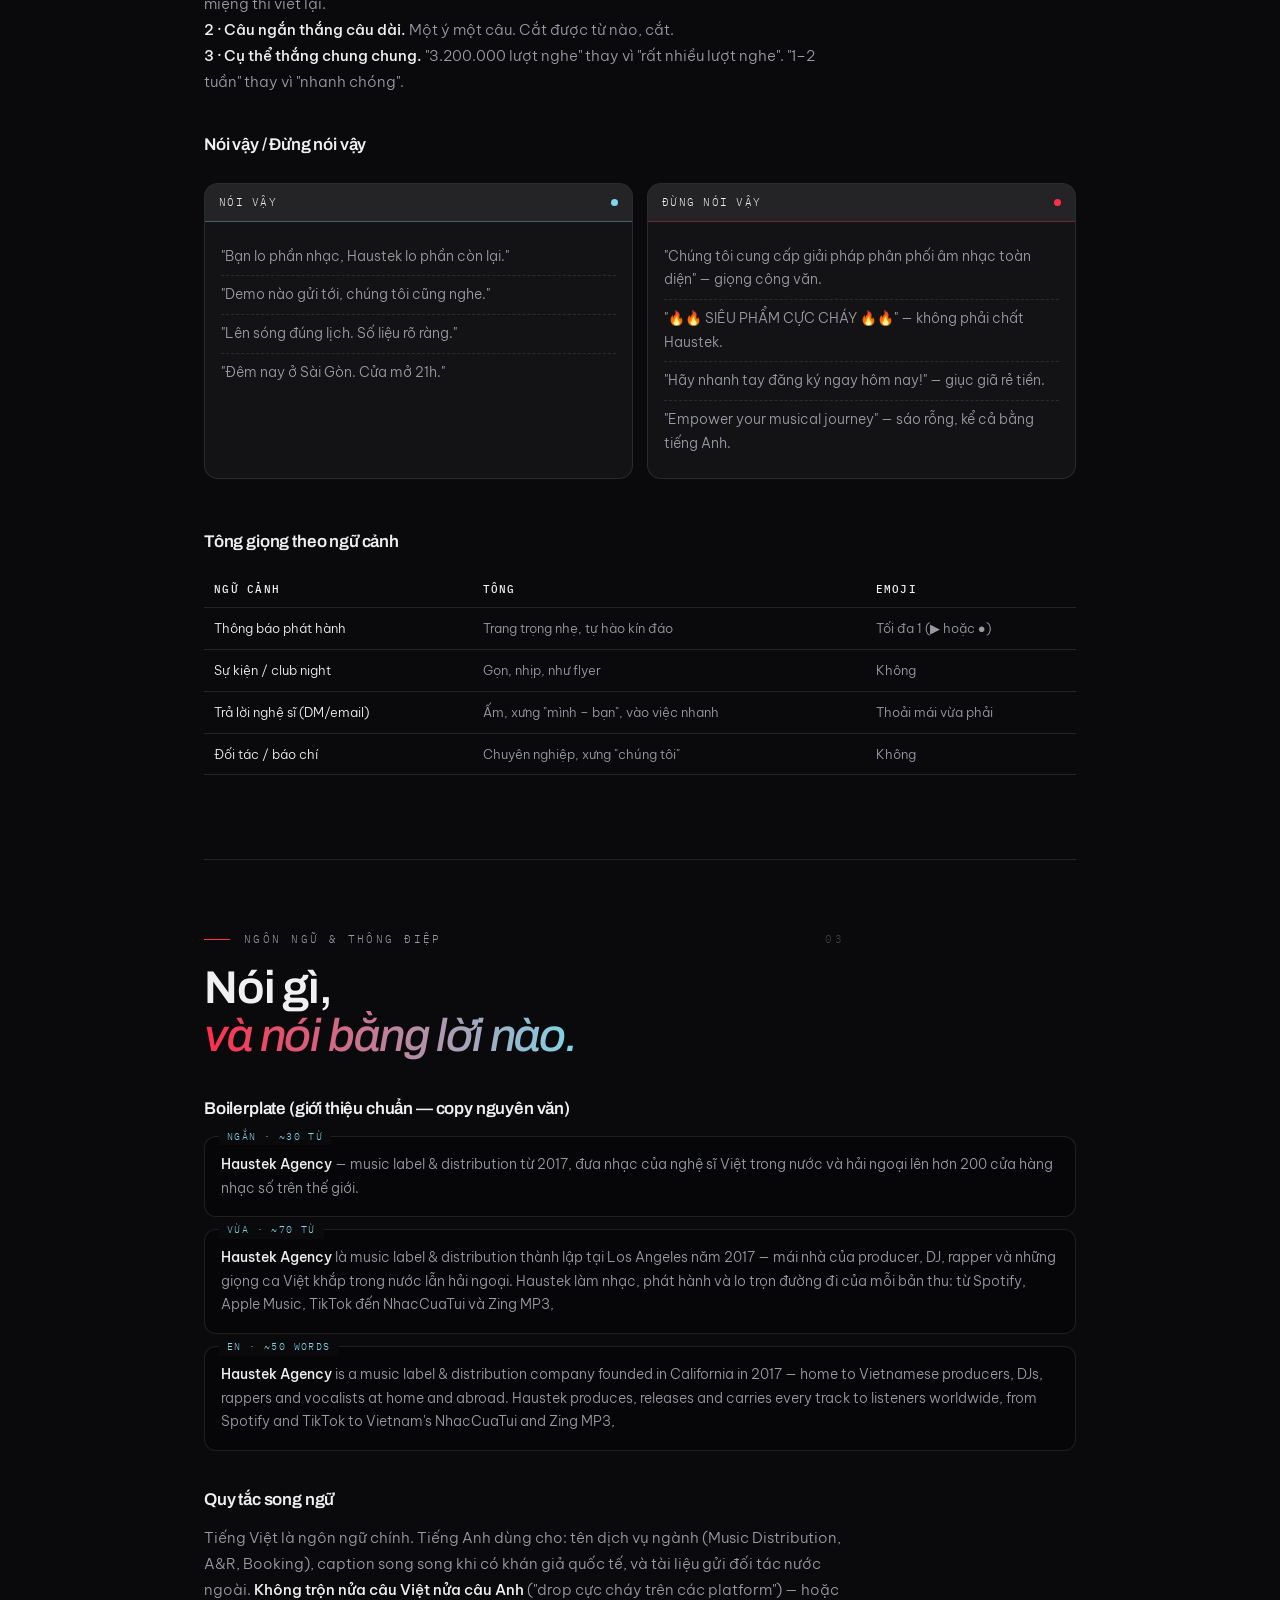
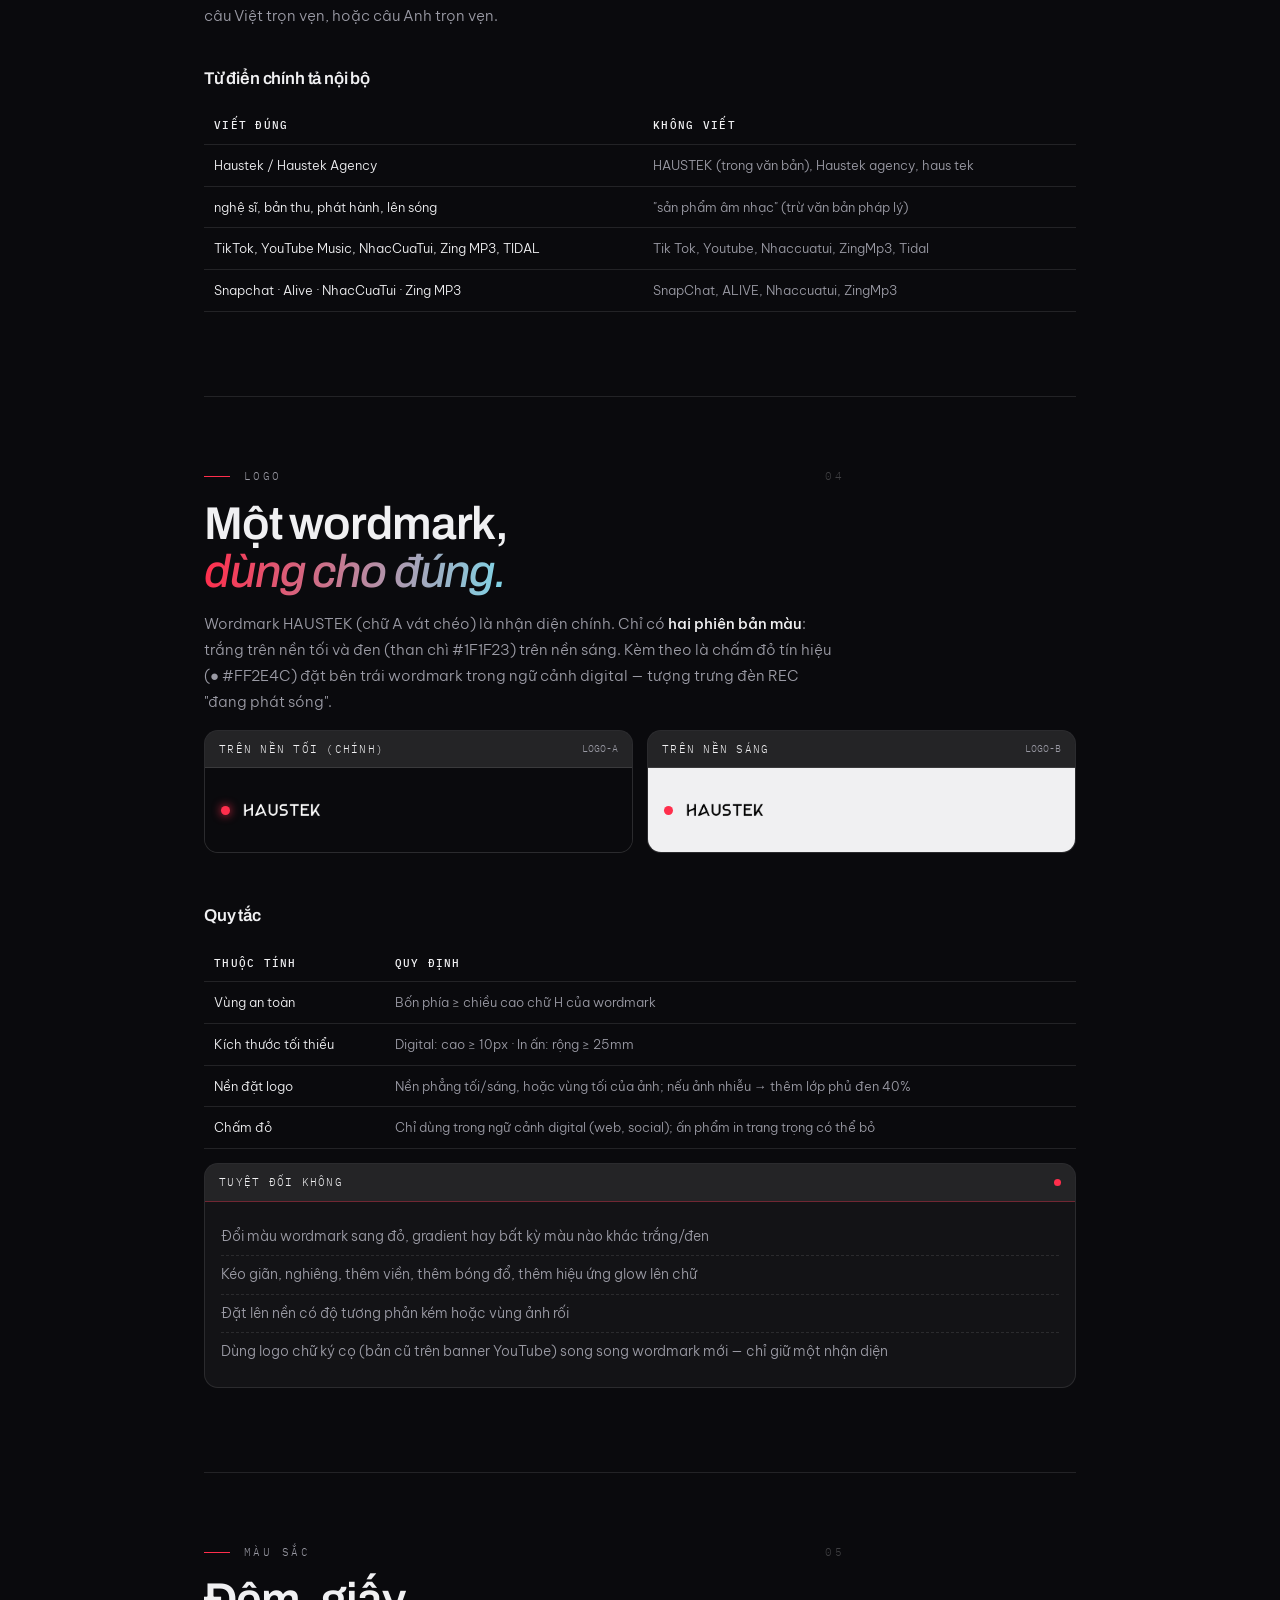
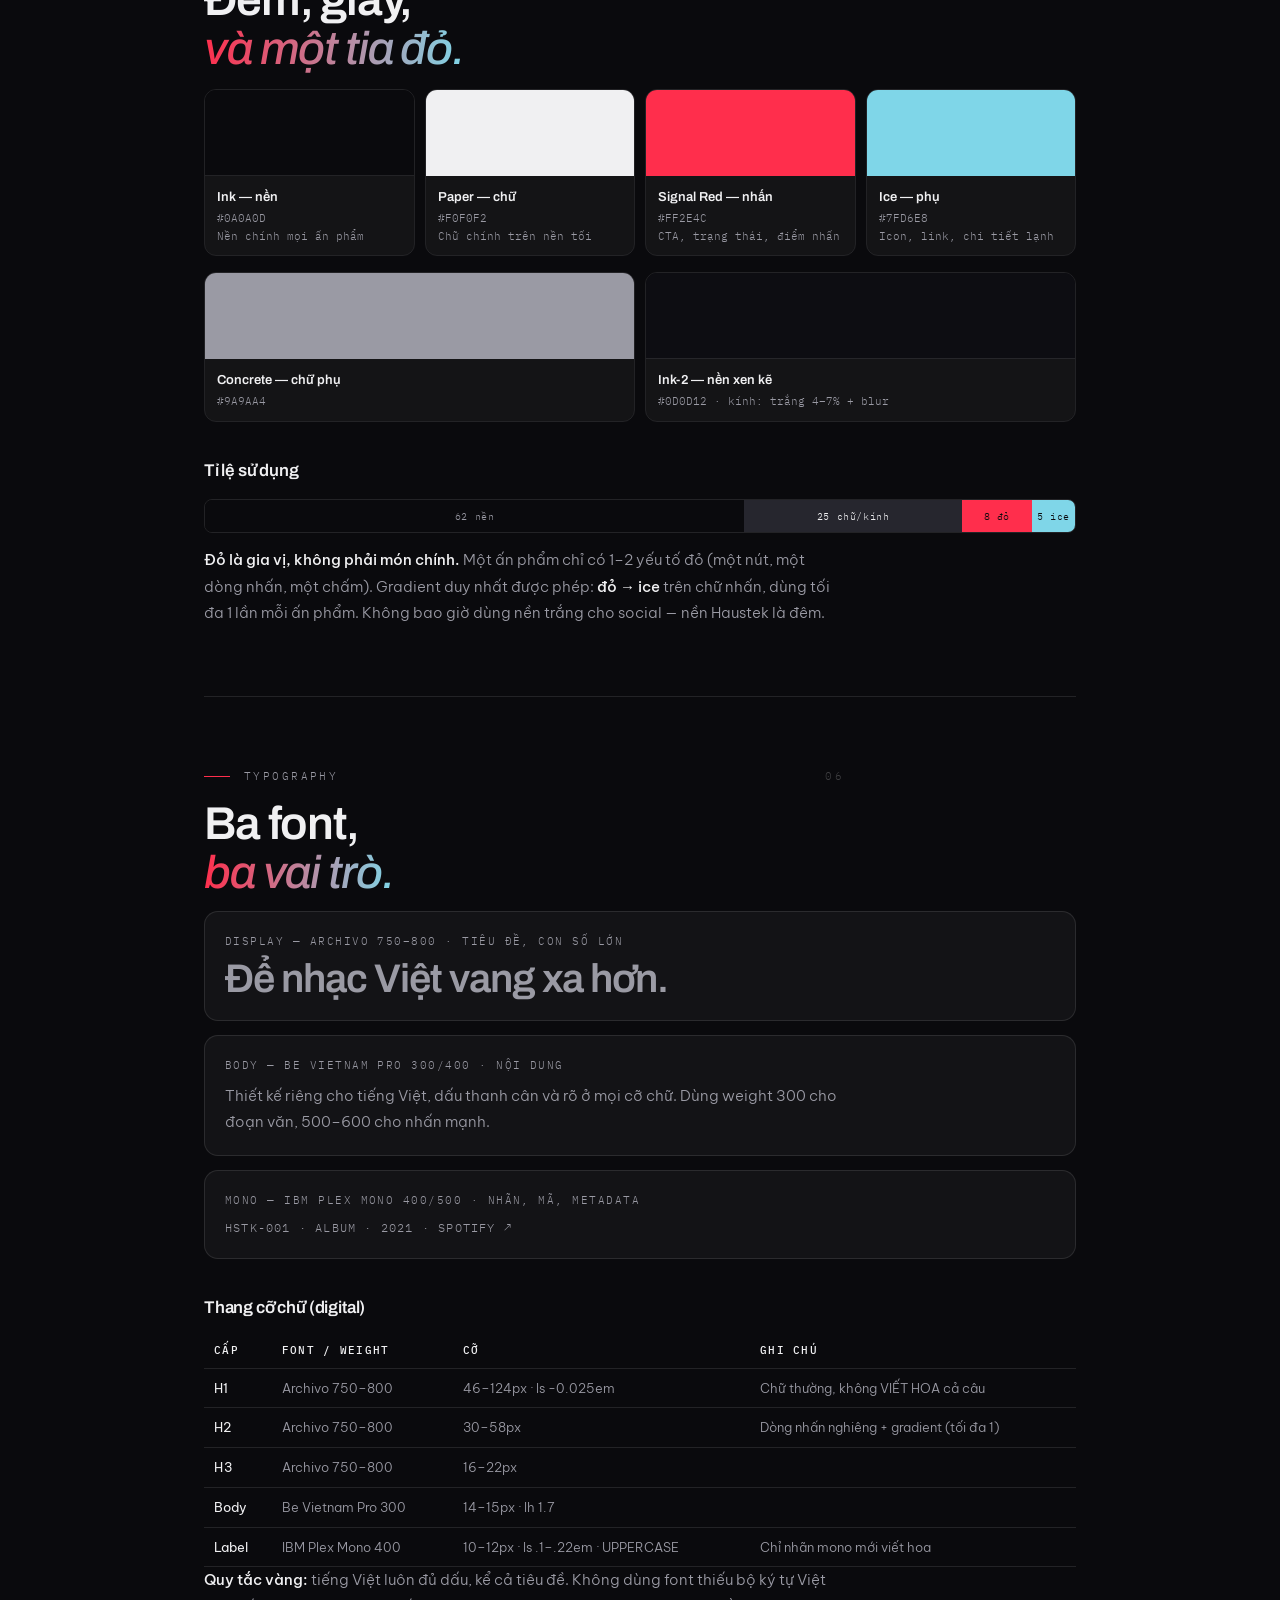
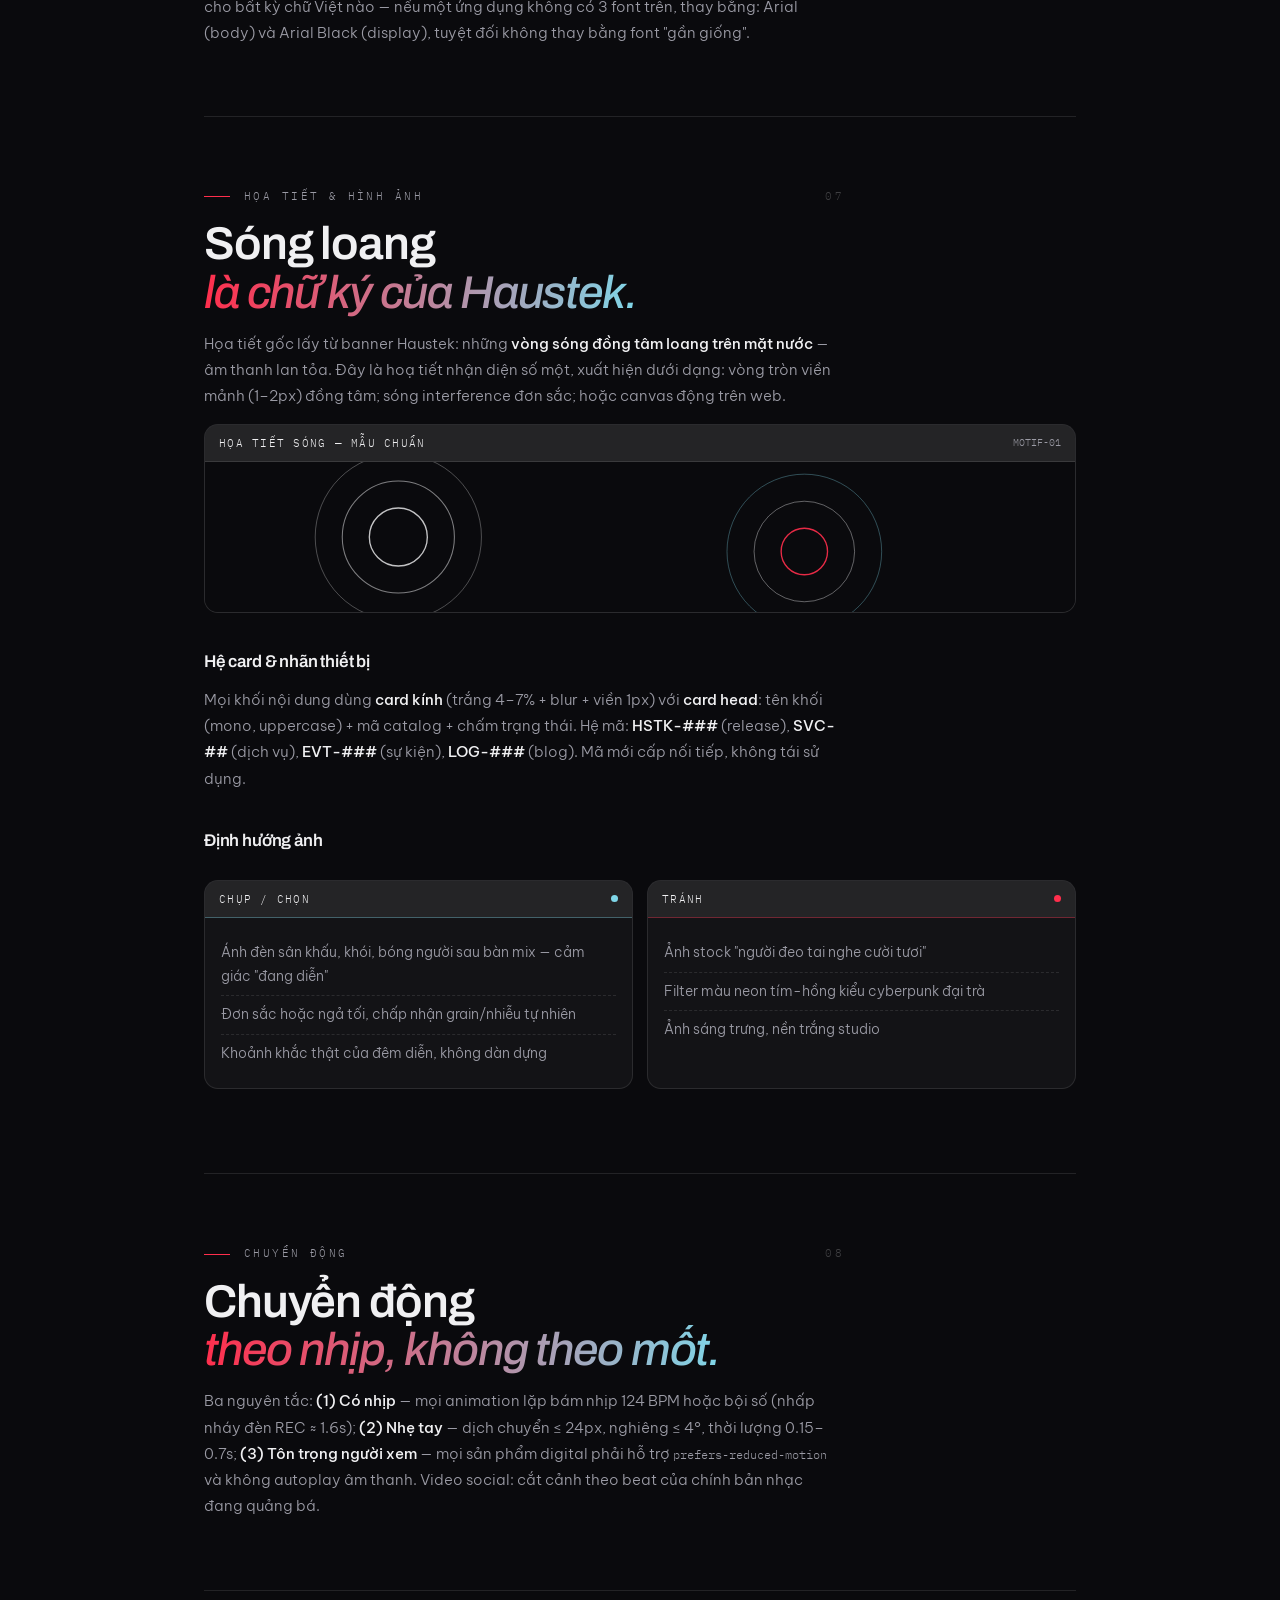
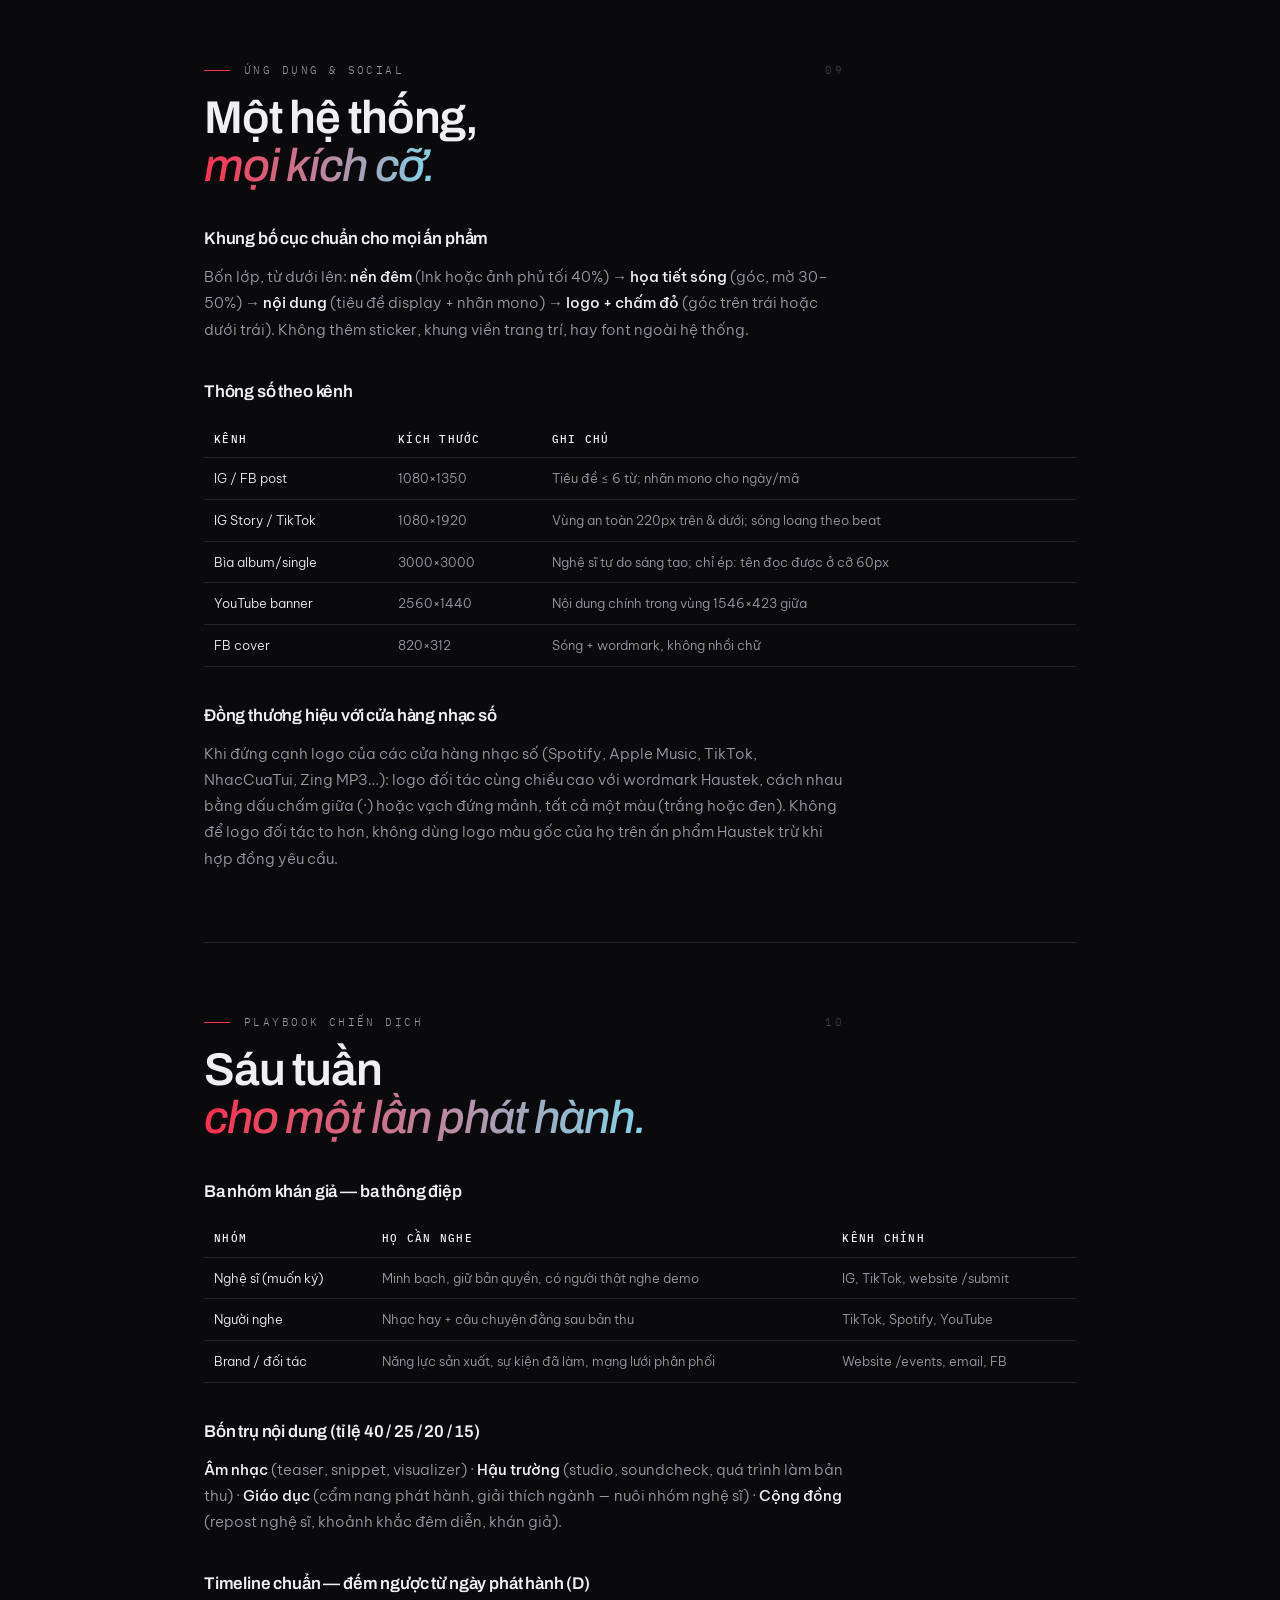
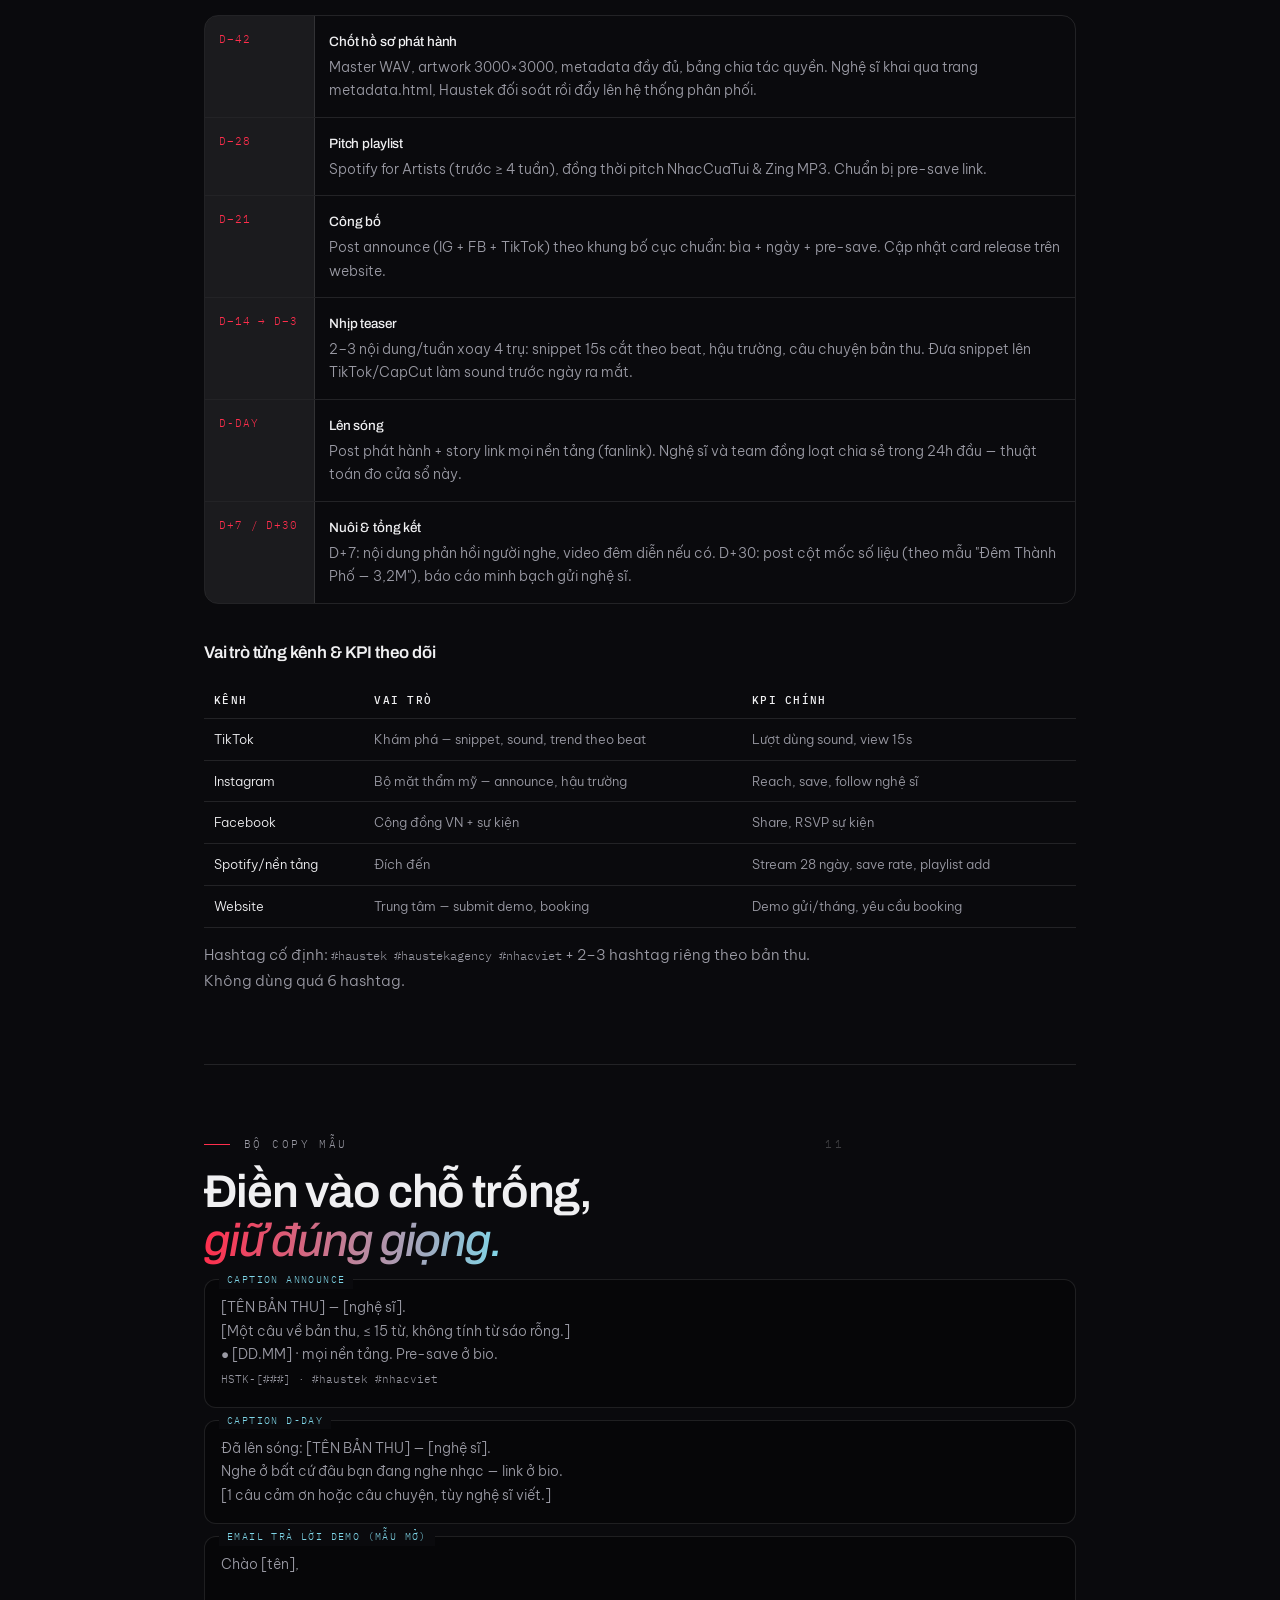
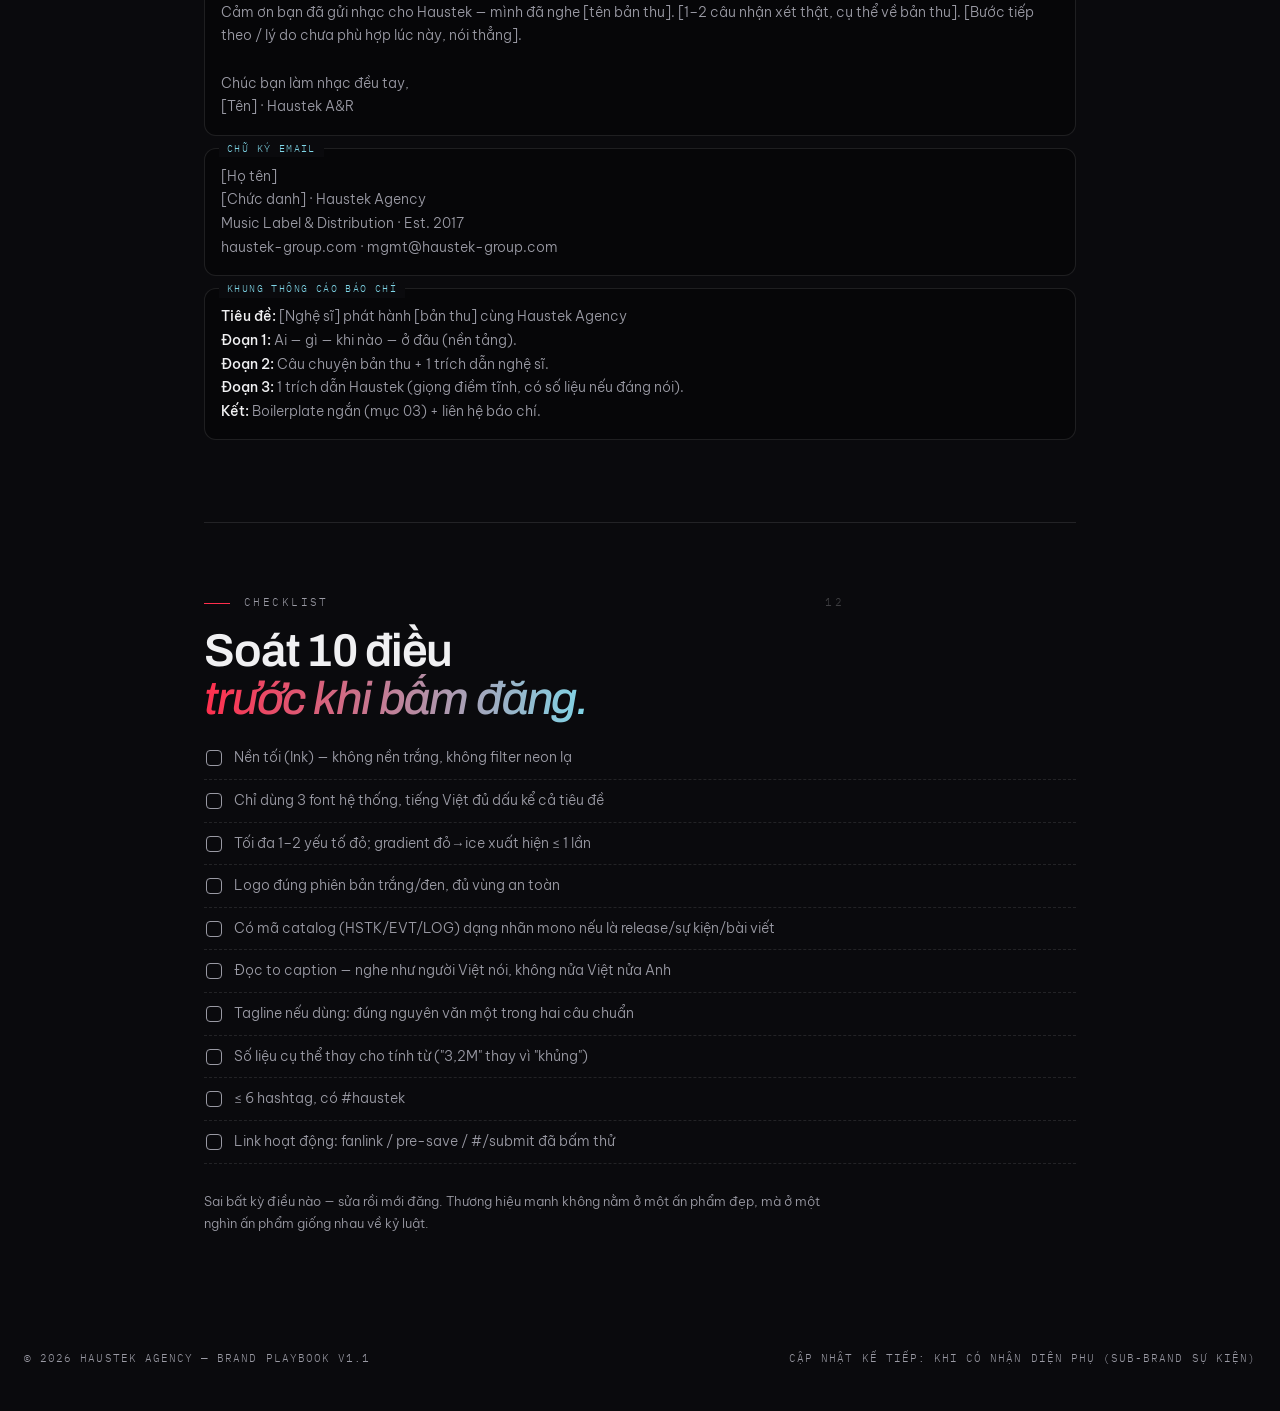
<file: docs/haustek-brand-playbook.html>
<!DOCTYPE html>
<html lang="vi">
<head>
<meta charset="UTF-8">
<meta name="viewport" content="width=device-width, initial-scale=1.0">
<title>Haustek Brand Playbook — v1.0 · 2026</title>
<meta name="description" content="Bộ quy chuẩn thương hiệu và playbook marketing của Haustek Agency — nhận diện, giọng nói, màu sắc, typography, họa tiết, ứng dụng và chiến dịch phát hành.">
<meta name="robots" content="noindex">
<link rel="icon" type="image/svg+xml" href="data:image/svg+xml,%3Csvg xmlns='http://www.w3.org/2000/svg' viewBox='0 0 64 64'%3E%3Crect width='64' height='64' rx='12' fill='%230A0A0D'/%3E%3Cpath d='M20 15v34M44 15v34M20 31h24' stroke='%23FF2E4C' stroke-width='7' stroke-linecap='round' fill='none'/%3E%3C/svg%3E">

<link rel="preconnect" href="https://fonts.googleapis.com">
<link rel="preconnect" href="https://fonts.gstatic.com" crossorigin>
<link href="https://fonts.googleapis.com/css2?family=Archivo:ital,wdth,wght@0,62..125,300..900;1,62..125,300..900&family=Be+Vietnam+Pro:wght@300;400;500;600&family=IBM+Plex+Mono:wght@400;500&display=swap" rel="stylesheet">

<style>
:root{
  --ink:#0A0A0D; --ink-2:#0D0D12;
  --line:rgba(255,255,255,.1); --line-2:rgba(255,255,255,.2);
  --glass:rgba(255,255,255,.04); --glass-2:rgba(255,255,255,.07);
  --concrete:#9A9AA4; --paper:#F0F0F2;
  --red:#FF2E4C; --ice:#7FD6E8;
  --display:'Archivo',sans-serif;
  --body:'Be Vietnam Pro',sans-serif;
  --mono:'IBM Plex Mono',monospace;
}
*{margin:0;padding:0;box-sizing:border-box}
html{scroll-behavior:smooth}
body{background:var(--ink);color:var(--paper);font-family:var(--body);font-weight:300;line-height:1.75;font-size:15px}
body::after{content:"";position:fixed;inset:0;pointer-events:none;z-index:50;opacity:.04;
  background-image:url("data:image/svg+xml,%3Csvg xmlns='http://www.w3.org/2000/svg' width='160' height='160'%3E%3Cfilter id='n'%3E%3CfeTurbulence type='fractalNoise' baseFrequency='.9' numOctaves='2'/%3E%3C/filter%3E%3Crect width='160' height='160' filter='url(%23n)'/%3E%3C/svg%3E")}
::selection{background:var(--red);color:var(--paper)}
a{color:var(--ice);text-decoration:none}
a:hover{text-decoration:underline}

.page{max-width:920px;margin:0 auto;padding:0 24px}

/* ---------- COVER ---------- */
.cover{min-height:100svh;display:flex;flex-direction:column;justify-content:space-between;padding:40px 24px;position:relative;overflow:hidden;border-bottom:1px solid var(--line)}
.cover::before{content:"";position:absolute;inset:0;
  background:radial-gradient(46% 40% at 84% 12%, rgba(255,46,76,.16), transparent 70%),
             radial-gradient(50% 44% at 8% 92%, rgba(127,214,232,.1), transparent 70%)}
.cover-rings{position:absolute;right:-140px;top:50%;transform:translateY(-50%);width:560px;height:560px;opacity:.5;pointer-events:none}
.cover .meta{display:flex;justify-content:space-between;font-family:var(--mono);font-size:11px;letter-spacing:.2em;text-transform:uppercase;color:var(--concrete);position:relative;z-index:2}
.cover h1{font-family:var(--display);font-weight:600;font-size:clamp(46px,9vw,110px);line-height:1;letter-spacing:-.03em;position:relative;z-index:2}
.cover h1 em{font-style:italic;font-weight:500;background:linear-gradient(92deg,var(--red),var(--ice));-webkit-background-clip:text;background-clip:text;color:transparent}
.cover .sub{color:var(--concrete);max-width:520px;margin-top:18px;position:relative;z-index:2}
.cover .foot{display:flex;justify-content:space-between;align-items:flex-end;font-family:var(--mono);font-size:11px;letter-spacing:.14em;color:var(--concrete);text-transform:uppercase;position:relative;z-index:2}

/* ---------- TOC ---------- */
.toc{padding:60px 0;border-bottom:1px solid var(--line)}
.toc ol{list-style:none;columns:2;column-gap:40px}
@media(max-width:640px){.toc ol{columns:1}}
.toc li{break-inside:avoid;border-bottom:1px solid var(--line)}
.toc a{display:flex;justify-content:space-between;gap:14px;padding:11px 2px;color:var(--paper);font-family:var(--display);font-weight:500;font-size:14.5px;letter-spacing:-.01em}
.toc a:hover{color:var(--red);text-decoration:none}
.toc a .no{font-family:var(--mono);font-size:11px;color:var(--concrete);letter-spacing:.1em}

/* ---------- SECTION ---------- */
section{padding:70px 0;border-bottom:1px solid var(--line);position:relative}
.eyebrow{display:flex;align-items:center;gap:14px;font-family:var(--mono);font-size:11px;letter-spacing:.22em;text-transform:uppercase;color:var(--concrete);margin-bottom:14px}
.eyebrow::before{content:"";width:26px;height:1px;background:var(--red)}
.eyebrow .no{margin-left:auto;color:rgba(255,255,255,.22)}
h2{font-family:var(--display);font-weight:600;font-size:clamp(28px,5.4vw,46px);line-height:1.05;letter-spacing:-.025em;margin-bottom:14px}
h2 em{font-style:italic;font-weight:500;background:linear-gradient(92deg,var(--red),var(--ice));-webkit-background-clip:text;background-clip:text;color:transparent}
h3{font-family:var(--display);font-weight:600;font-size:17px;letter-spacing:-.01em;margin:34px 0 10px}
p{color:var(--concrete);max-width:640px}
p strong,li strong{color:var(--paper);font-weight:500}
.big-quote{font-family:var(--display);font-weight:500;font-size:clamp(19px,3.4vw,26px);line-height:1.4;letter-spacing:-.015em;color:var(--paper);max-width:720px;margin:26px 0;padding-left:20px;border-left:2px solid var(--red)}

/* ---------- CARD SYSTEM (giống website) ---------- */
.card{background:var(--glass);border:1px solid var(--line);border-radius:14px;overflow:hidden;margin:14px 0}
.card-head{display:flex;align-items:center;justify-content:space-between;gap:10px;padding:9px 14px;border-bottom:1px solid var(--line);background:var(--glass-2)}
.card-head .ct{font-family:var(--mono);font-size:10.5px;letter-spacing:.12em;text-transform:uppercase;color:var(--paper)}
.card-head .cn{font-family:var(--mono);font-size:10px;color:var(--concrete)}
.card-body{padding:16px}
.grid-2{display:grid;gap:14px}
.grid-3{display:grid;gap:14px}
@media(min-width:680px){.grid-2{grid-template-columns:1fr 1fr}.grid-3{grid-template-columns:1fr 1fr 1fr}}

/* do / don't */
.dd .card-head .ct{color:var(--paper)}
.dd.yes .card-head{border-bottom-color:rgba(127,214,232,.35)}
.dd.yes .card-head .dot{width:7px;height:7px;border-radius:50%;background:var(--ice)}
.dd.no .card-head{border-bottom-color:rgba(255,46,76,.35)}
.dd.no .card-head .dot{width:7px;height:7px;border-radius:50%;background:var(--red)}
.dd ul{list-style:none}
.dd li{padding:7px 0;border-bottom:1px dashed var(--line);font-size:13.5px;color:var(--concrete)}
.dd li:last-child{border-bottom:0}

/* ---------- COLOR SWATCHES ---------- */
.swatches{display:grid;grid-template-columns:repeat(2,1fr);gap:10px;margin:16px 0}
@media(min-width:680px){.swatches{grid-template-columns:repeat(4,1fr)}}
.sw{border:1px solid var(--line);border-radius:12px;overflow:hidden}
.sw .chip{height:86px}
.sw .info{padding:10px 12px;background:var(--glass)}
.sw .info b{font-family:var(--display);font-weight:600;font-size:13px;display:block}
.sw .info span{font-family:var(--mono);font-size:10.5px;color:var(--concrete);display:block}
.ratio{display:flex;height:34px;border-radius:8px;overflow:hidden;border:1px solid var(--line);margin:14px 0;font-family:var(--mono);font-size:10px}
.ratio div{display:flex;align-items:center;justify-content:center;letter-spacing:.06em}

/* ---------- TYPE SPECIMEN ---------- */
.type-spec{border:1px solid var(--line);border-radius:14px;padding:20px;margin:14px 0;background:var(--glass)}
.type-spec .label{font-family:var(--mono);font-size:10.5px;letter-spacing:.14em;text-transform:uppercase;color:var(--concrete);margin-bottom:8px;display:block}
.spec-display{font-family:var(--display);font-weight:600;font-size:clamp(26px,5vw,40px);letter-spacing:-.025em;line-height:1.05}
.spec-body{font-family:var(--body);font-weight:300;font-size:15px}
.spec-mono{font-family:var(--mono);font-size:12px;letter-spacing:.1em;text-transform:uppercase;color:var(--concrete)}
.type-scale{width:100%;border-collapse:collapse;font-size:13px;margin-top:8px}
.type-scale td,.type-scale th{padding:8px 10px;border-bottom:1px solid var(--line);text-align:left;color:var(--concrete)}
.type-scale th{font-family:var(--mono);font-size:10.5px;letter-spacing:.12em;text-transform:uppercase;color:var(--paper);font-weight:500}
.type-scale td:first-child{color:var(--paper);font-weight:400}

/* ---------- TIMELINE ---------- */
.timeline{border:1px solid var(--line);border-radius:14px;overflow:hidden;margin:16px 0}
.tl-row{display:grid;grid-template-columns:110px 1fr;border-bottom:1px solid var(--line)}
.tl-row:last-child{border-bottom:0}
.tl-when{padding:14px;background:var(--glass-2);font-family:var(--mono);font-size:11px;letter-spacing:.08em;color:var(--red);text-transform:uppercase;border-right:1px solid var(--line)}
.tl-what{padding:14px;font-size:13.5px;color:var(--concrete)}
.tl-what b{color:var(--paper);font-weight:500;display:block;font-family:var(--display);letter-spacing:-.01em;margin-bottom:2px}

/* ---------- TABLE ---------- */
table.spec{width:100%;border-collapse:collapse;font-size:13px;margin:14px 0}
table.spec th,table.spec td{padding:9px 10px;border-bottom:1px solid var(--line);text-align:left}
table.spec th{font-family:var(--mono);font-size:10.5px;letter-spacing:.12em;text-transform:uppercase;color:var(--paper);font-weight:500}
table.spec td{color:var(--concrete)}
table.spec td:first-child{color:var(--paper)}

/* ---------- COPY BLOCK ---------- */
.copyblock{background:rgba(0,0,0,.35);border:1px solid var(--line);border-radius:12px;padding:16px;font-size:13.5px;color:var(--concrete);margin:12px 0;position:relative}
.copyblock .cb-label{position:absolute;top:-9px;left:14px;background:var(--ink);padding:0 8px;font-family:var(--mono);font-size:10px;letter-spacing:.14em;text-transform:uppercase;color:var(--ice)}
.copyblock em{color:var(--paper);font-style:normal;font-weight:500}

/* checklist */
.check{list-style:none;margin:12px 0}
.check li{padding:9px 0 9px 30px;border-bottom:1px dashed var(--line);position:relative;color:var(--concrete);font-size:13.5px}
.check li::before{content:"";position:absolute;left:2px;top:13px;width:14px;height:14px;border:1.5px solid var(--concrete);border-radius:4px}

/* footer */
.docfoot{padding:44px 24px;display:flex;justify-content:space-between;gap:14px;flex-wrap:wrap;font-family:var(--mono);font-size:10.5px;letter-spacing:.1em;color:var(--concrete);text-transform:uppercase}

/* ---------- PRINT ---------- */
@media print{
  :root{--ink:#ffffff;--ink-2:#f6f6f7;--paper:#111114;--concrete:#4a4a52;
    --line:rgba(0,0,0,.16);--line-2:rgba(0,0,0,.3);--glass:rgba(0,0,0,.03);--glass-2:rgba(0,0,0,.05)}
  body::after{display:none}
  .cover{min-height:auto;padding:60px 24px}
  section{page-break-inside:avoid}
  a{color:#0b6b80}
}
</style>
</head>
<body>

<!-- ===================== COVER ===================== -->
<header class="cover">
  <svg class="cover-rings" viewBox="0 0 560 560" fill="none" aria-hidden="true">
    <circle cx="280" cy="280" r="70" stroke="#FF2E4C" stroke-width="1.5" opacity=".9"/>
    <circle cx="280" cy="280" r="130" stroke="#F0F0F2" stroke-width="1.2" opacity=".5"/>
    <circle cx="280" cy="280" r="190" stroke="#F0F0F2" stroke-width="1" opacity=".35"/>
    <circle cx="280" cy="280" r="250" stroke="#7FD6E8" stroke-width="1" opacity=".3"/>
  </svg>
  <div class="meta"><span>HAUSTEK AGENCY</span><span>INTERNAL · V1.1</span></div>
  <div>
    <h1>Brand<br>Playbook<br><em>2026.</em></h1>
    <p class="sub">Một nguồn chuẩn duy nhất cho mọi thứ mang tên Haustek — từ logo, màu sắc, giọng nói cho đến cách chạy một chiến dịch phát hành. Đọc trước khi thiết kế, viết, hay đăng bất cứ thứ gì.</p>
  </div>
  <div class="foot">
    <span>Music Label &amp; Distribution · Est. 2017</span>
    <span>California → Việt Nam</span>
  </div>
</header>

<!-- ===================== TOC ===================== -->
<nav class="toc"><div class="page">
  <ol>
    <li><a href="#s01"><span>Nền tảng thương hiệu</span><span class="no">01</span></a></li>
    <li><a href="#s02"><span>Tính cách &amp; giọng nói</span><span class="no">02</span></a></li>
    <li><a href="#s03"><span>Ngôn ngữ &amp; thông điệp</span><span class="no">03</span></a></li>
    <li><a href="#s04"><span>Logo</span><span class="no">04</span></a></li>
    <li><a href="#s05"><span>Màu sắc</span><span class="no">05</span></a></li>
    <li><a href="#s06"><span>Typography</span><span class="no">06</span></a></li>
    <li><a href="#s07"><span>Họa tiết &amp; hình ảnh</span><span class="no">07</span></a></li>
    <li><a href="#s08"><span>Chuyển động</span><span class="no">08</span></a></li>
    <li><a href="#s09"><span>Ứng dụng &amp; social</span><span class="no">09</span></a></li>
    <li><a href="#s10"><span>Playbook chiến dịch phát hành</span><span class="no">10</span></a></li>
    <li><a href="#s11"><span>Bộ copy mẫu</span><span class="no">11</span></a></li>
    <li><a href="#s12"><span>Checklist trước khi đăng</span><span class="no">12</span></a></li>
  </ol>
</div></nav>

<div class="page">

<!-- ===================== 01 ===================== -->
<section id="s01">
  <p class="eyebrow"><span>Nền tảng thương hiệu</span><span class="no">01</span></p>
  <h2>Haustek tồn tại<br><em>để làm gì.</em></h2>

  <h3>Sứ mệnh</h3>
  <p class="big-quote">Để nhạc Việt vang xa hơn — đưa mỗi bản thu của nghệ sĩ Việt, trong nước và hải ngoại, đến đúng nơi khán giả đang nghe.</p>

  <h3>Định vị (positioning statement)</h3>
  <p>Với <strong>nghệ sĩ Việt độc lập</strong> muốn phát hành chuyên nghiệp mà không đánh mất chất riêng, <strong>Haustek</strong> là music label &amp; distribution <strong>hiểu cả hai thế giới</strong> — hạ tầng phân phối tới hơn 200 cửa hàng nhạc số toàn cầu và mặt đất Việt Nam (NhacCuaTui, Zing MP3, cộng đồng club) — khác với các dịch vụ phân phối đại trà chỉ đẩy file lên rồi biến mất.</p>

  <h3>Tagline</h3>
  <div class="grid-2">
    <div class="card"><div class="card-head"><span class="ct">Chính — Tiếng Việt</span><span class="cn">TAG-01</span></div>
      <div class="card-body"><p style="font-family:var(--display);font-weight:600;font-size:22px;color:var(--paper);letter-spacing:-.02em">Để nhạc Việt vang xa hơn.</p></div></div>
    <div class="card"><div class="card-head"><span class="ct">Chính — English</span><span class="cn">TAG-02</span></div>
      <div class="card-body"><p style="font-family:var(--display);font-weight:600;font-size:22px;color:var(--paper);letter-spacing:-.02em">Made in Vietnam. Heard worldwide.</p></div></div>
  </div>
  <p style="font-size:13px">Chỉ dùng đúng hai câu trên. Không tự chế biến thể ("Đưa nhạc Việt ra biển lớn", "Vietnamese music to the world"…) — một thương hiệu, một câu nói.</p>

  <h3>Bốn giá trị</h3>
  <div class="grid-2">
    <div class="card"><div class="card-head"><span class="ct">Minh bạch</span><span class="cn">VAL-01</span></div>
      <div class="card-body"><p style="font-size:13.5px">Số liệu rõ ràng, điều khoản không chữ nhỏ, nghệ sĩ giữ quyền sở hữu tác phẩm. Mọi nội dung marketing phải phản ánh điều này.</p></div></div>
    <div class="card"><div class="card-head"><span class="ct">Đồng hành</span><span class="cn">VAL-02</span></div>
      <div class="card-body"><p style="font-size:13.5px">Không phải nền tảng tự phục vụ — là con người nghe từng demo. "Demo nào gửi tới, chúng tôi cũng nghe" là lời hứa, không phải slogan.</p></div></div>
    <div class="card"><div class="card-head"><span class="ct">Hai thế giới</span><span class="cn">VAL-03</span></div>
      <div class="card-body"><p style="font-size:13.5px">California ↔ Việt Nam. Chuẩn quốc tế trong vận hành, chất Việt trong âm nhạc. Luôn thể hiện cả hai, không chọn một.</p></div></div>
    <div class="card"><div class="card-head"><span class="ct">Underground gốc</span><span class="cn">VAL-04</span></div>
      <div class="card-body"><p style="font-size:13.5px">Sinh ra từ hầm techno và những đêm diễn nhỏ. Dù lớn đến đâu, thẩm mỹ và thái độ vẫn thuộc về văn hóa ngầm — không màu mè, không phô trương.</p></div></div>
  </div>
</section>

<!-- ===================== 02 ===================== -->
<section id="s02">
  <p class="eyebrow"><span>Tính cách &amp; giọng nói</span><span class="no">02</span></p>
  <h2>Haustek nói chuyện<br><em>như thế nào.</em></h2>

  <h3>Tính cách: 4 trục</h3>
  <table class="spec">
    <tr><th>Haustek là</th><th>chứ không phải</th></tr>
    <tr><td>Điềm tĩnh, tự tin</td><td>Ồn ào, gào thét khuyến mãi</td></tr>
    <tr><td>Thẳng và ấm</td><td>Doanh nghiệp lạnh lùng, khách sáo</td></tr>
    <tr><td>Trong nghề, nói chuyện nghề</td><td>Ra vẻ chuyên gia, thuật ngữ rối rắm</td></tr>
    <tr><td>Tối giản, chắt lọc</td><td>Dài dòng, emoji dày đặc</td></tr>
  </table>

  <h3>Ba nguyên tắc viết</h3>
  <p><strong>1 · Viết như người Việt nói.</strong> Không dịch cấu trúc câu tiếng Anh. Đọc to lên — nếu ngượng miệng thì viết lại.<br>
  <strong>2 · Câu ngắn thắng câu dài.</strong> Một ý một câu. Cắt được từ nào, cắt.<br>
  <strong>3 · Cụ thể thắng chung chung.</strong> "3.200.000 lượt nghe" thay vì "rất nhiều lượt nghe". "1–2 tuần" thay vì "nhanh chóng".</p>

  <h3>Nói vậy / Đừng nói vậy</h3>
  <div class="grid-2">
    <div class="card dd yes"><div class="card-head"><span class="ct">Nói vậy</span><span class="dot"></span></div>
      <div class="card-body"><ul>
        <li>"Bạn lo phần nhạc, Haustek lo phần còn lại."</li>
        <li>"Demo nào gửi tới, chúng tôi cũng nghe."</li>
        <li>"Lên sóng đúng lịch. Số liệu rõ ràng."</li>
        <li>"Đêm nay ở Sài Gòn. Cửa mở 21h."</li>
      </ul></div></div>
    <div class="card dd no"><div class="card-head"><span class="ct">Đừng nói vậy</span><span class="dot"></span></div>
      <div class="card-body"><ul>
        <li>"Chúng tôi cung cấp giải pháp phân phối âm nhạc toàn diện" — giọng công văn.</li>
        <li>"🔥🔥 SIÊU PHẨM CỰC CHÁY 🔥🔥" — không phải chất Haustek.</li>
        <li>"Hãy nhanh tay đăng ký ngay hôm nay!" — giục giã rẻ tiền.</li>
        <li>"Empower your musical journey" — sáo rỗng, kể cả bằng tiếng Anh.</li>
      </ul></div></div>
  </div>

  <h3>Tông giọng theo ngữ cảnh</h3>
  <table class="spec">
    <tr><th>Ngữ cảnh</th><th>Tông</th><th>Emoji</th></tr>
    <tr><td>Thông báo phát hành</td><td>Trang trọng nhẹ, tự hào kín đáo</td><td>Tối đa 1 (▶ hoặc ●)</td></tr>
    <tr><td>Sự kiện / club night</td><td>Gọn, nhịp, như flyer</td><td>Không</td></tr>
    <tr><td>Trả lời nghệ sĩ (DM/email)</td><td>Ấm, xưng "mình – bạn", vào việc nhanh</td><td>Thoải mái vừa phải</td></tr>
    <tr><td>Đối tác / báo chí</td><td>Chuyên nghiệp, xưng "chúng tôi"</td><td>Không</td></tr>
  </table>
</section>

<!-- ===================== 03 ===================== -->
<section id="s03">
  <p class="eyebrow"><span>Ngôn ngữ &amp; thông điệp</span><span class="no">03</span></p>
  <h2>Nói gì,<br><em>và nói bằng lời nào.</em></h2>

  <h3>Boilerplate (giới thiệu chuẩn — copy nguyên văn)</h3>
  <div class="copyblock"><span class="cb-label">Ngắn · ~30 từ</span>
    <em>Haustek Agency</em> — music label &amp; distribution từ 2017, đưa nhạc của nghệ sĩ Việt trong nước và hải ngoại lên hơn 200 cửa hàng nhạc số trên thế giới.</div>
  <div class="copyblock"><span class="cb-label">Vừa · ~70 từ</span>
    <em>Haustek Agency</em> là music label &amp; distribution thành lập tại Los Angeles năm 2017 — mái nhà của producer, DJ, rapper và những giọng ca Việt khắp trong nước lẫn hải ngoại. Haustek làm nhạc, phát hành và lo trọn đường đi của mỗi bản thu: từ Spotify, Apple Music, TikTok đến NhacCuaTui và Zing MP3, </div>
  <div class="copyblock"><span class="cb-label">EN · ~50 words</span>
    <em>Haustek Agency</em> is a music label &amp; distribution company founded in California in 2017 — home to Vietnamese producers, DJs, rappers and vocalists at home and abroad. Haustek produces, releases and carries every track to listeners worldwide, from Spotify and TikTok to Vietnam's NhacCuaTui and Zing MP3, </div>

  <h3>Quy tắc song ngữ</h3>
  <p>Tiếng Việt là ngôn ngữ chính. Tiếng Anh dùng cho: tên dịch vụ ngành (Music Distribution, A&amp;R, Booking), caption song song khi có khán giả quốc tế, và tài liệu gửi đối tác nước ngoài. <strong>Không trộn nửa câu Việt nửa câu Anh</strong> ("drop cực cháy trên các platform") — hoặc câu Việt trọn vẹn, hoặc câu Anh trọn vẹn.</p>

  <h3>Từ điển chính tả nội bộ</h3>
  <table class="spec">
    <tr><th>Viết đúng</th><th>Không viết</th></tr>
    <tr><td>Haustek / Haustek Agency</td><td>HAUSTEK (trong văn bản), Haustek agency, haus tek</td></tr>
    <tr><td>nghệ sĩ, bản thu, phát hành, lên sóng</td><td>"sản phẩm âm nhạc" (trừ văn bản pháp lý)</td></tr>
    <tr><td>TikTok, YouTube Music, NhacCuaTui, Zing MP3, TIDAL</td><td>Tik Tok, Youtube, Nhaccuatui, ZingMp3, Tidal</td></tr>
    <tr><td>Snapchat · Alive · NhacCuaTui · Zing MP3</td><td>SnapChat, ALIVE, Nhaccuatui, ZingMp3</td></tr>
  </table>
</section>

<!-- ===================== 04 ===================== -->
<section id="s04">
  <p class="eyebrow"><span>Logo</span><span class="no">04</span></p>
  <h2>Một wordmark,<br><em>dùng cho đúng.</em></h2>
  <p>Wordmark HAUSTEK (chữ A vát chéo) là nhận diện chính. Chỉ có <strong>hai phiên bản màu</strong>: trắng trên nền tối và đen (than chì #1F1F23) trên nền sáng. Kèm theo là chấm đỏ tín hiệu (● #FF2E4C) đặt bên trái wordmark trong ngữ cảnh digital — tượng trưng đèn REC "đang phát sóng".</p>

  <div class="grid-2">
    <div class="card"><div class="card-head"><span class="ct">Trên nền tối (chính)</span><span class="cn">LOGO-A</span></div>
      <div class="card-body" style="background:#0A0A0D;display:flex;align-items:center;gap:12px;padding:34px 16px">
        <span style="width:9px;height:9px;border-radius:50%;background:#FF2E4C;box-shadow:0 0 10px #FF2E4C"></span>
        <img src="[data-uri]" alt="Haustek wordmark trắng" style="height:16px;width:auto">
      </div></div>
    <div class="card"><div class="card-head"><span class="ct">Trên nền sáng</span><span class="cn">LOGO-B</span></div>
      <div class="card-body" style="background:#F0F0F2;display:flex;align-items:center;gap:12px;padding:34px 16px">
        <span style="width:9px;height:9px;border-radius:50%;background:#FF2E4C"></span>
        <img src="[data-uri]" alt="Haustek wordmark đen" style="height:16px;width:auto;filter:invert(1) brightness(.25)">
      </div></div>
  </div>

  <h3>Quy tắc</h3>
  <table class="spec">
    <tr><th>Thuộc tính</th><th>Quy định</th></tr>
    <tr><td>Vùng an toàn</td><td>Bốn phía ≥ chiều cao chữ H của wordmark</td></tr>
    <tr><td>Kích thước tối thiểu</td><td>Digital: cao ≥ 10px · In ấn: rộng ≥ 25mm</td></tr>
    <tr><td>Nền đặt logo</td><td>Nền phẳng tối/sáng, hoặc vùng tối của ảnh; nếu ảnh nhiễu → thêm lớp phủ đen 40%</td></tr>
    <tr><td>Chấm đỏ</td><td>Chỉ dùng trong ngữ cảnh digital (web, social); ấn phẩm in trang trọng có thể bỏ</td></tr>
  </table>

  <div class="card dd no"><div class="card-head"><span class="ct">Tuyệt đối không</span><span class="dot"></span></div>
    <div class="card-body"><ul>
      <li>Đổi màu wordmark sang đỏ, gradient hay bất kỳ màu nào khác trắng/đen</li>
      <li>Kéo giãn, nghiêng, thêm viền, thêm bóng đổ, thêm hiệu ứng glow lên chữ</li>
      <li>Đặt lên nền có độ tương phản kém hoặc vùng ảnh rối</li>
      <li>Dùng logo chữ ký cọ (bản cũ trên banner YouTube) song song wordmark mới — chỉ giữ một nhận diện</li>
    </ul></div></div>
</section>

<!-- ===================== 05 ===================== -->
<section id="s05">
  <p class="eyebrow"><span>Màu sắc</span><span class="no">05</span></p>
  <h2>Đêm, giấy,<br><em>và một tia đỏ.</em></h2>

  <div class="swatches">
    <div class="sw"><div class="chip" style="background:#0A0A0D;border-bottom:1px solid var(--line)"></div><div class="info"><b>Ink — nền</b><span>#0A0A0D</span><span>Nền chính mọi ấn phẩm</span></div></div>
    <div class="sw"><div class="chip" style="background:#F0F0F2"></div><div class="info"><b>Paper — chữ</b><span>#F0F0F2</span><span>Chữ chính trên nền tối</span></div></div>
    <div class="sw"><div class="chip" style="background:#FF2E4C"></div><div class="info"><b>Signal Red — nhấn</b><span>#FF2E4C</span><span>CTA, trạng thái, điểm nhấn</span></div></div>
    <div class="sw"><div class="chip" style="background:#7FD6E8"></div><div class="info"><b>Ice — phụ</b><span>#7FD6E8</span><span>Icon, link, chi tiết lạnh</span></div></div>
  </div>
  <div class="swatches" style="grid-template-columns:repeat(2,1fr)">
    <div class="sw"><div class="chip" style="background:#9A9AA4"></div><div class="info"><b>Concrete — chữ phụ</b><span>#9A9AA4</span></div></div>
    <div class="sw"><div class="chip" style="background:#0D0D12;border-bottom:1px solid var(--line)"></div><div class="info"><b>Ink-2 — nền xen kẽ</b><span>#0D0D12 · kính: trắng 4–7% + blur</span></div></div>
  </div>

  <h3>Tỉ lệ sử dụng</h3>
  <div class="ratio">
    <div style="flex:62;background:#0A0A0D;color:#9A9AA4">62 nền</div>
    <div style="flex:25;background:#26262e;color:#F0F0F2">25 chữ/kính</div>
    <div style="flex:8;background:#FF2E4C;color:#0A0A0D">8 đỏ</div>
    <div style="flex:5;background:#7FD6E8;color:#0A0A0D">5 ice</div>
  </div>
  <p><strong>Đỏ là gia vị, không phải món chính.</strong> Một ấn phẩm chỉ có 1–2 yếu tố đỏ (một nút, một dòng nhấn, một chấm). Gradient duy nhất được phép: <strong>đỏ → ice</strong> trên chữ nhấn, dùng tối đa 1 lần mỗi ấn phẩm. Không bao giờ dùng nền trắng cho social — nền Haustek là đêm.</p>
</section>

<!-- ===================== 06 ===================== -->
<section id="s06">
  <p class="eyebrow"><span>Typography</span><span class="no">06</span></p>
  <h2>Ba font,<br><em>ba vai trò.</em></h2>

  <div class="type-spec"><span class="label">Display — Archivo 750–800 · tiêu đề, con số lớn</span>
    <p class="spec-display">Để nhạc Việt vang xa hơn.</p></div>
  <div class="type-spec"><span class="label">Body — Be Vietnam Pro 300/400 · nội dung</span>
    <p class="spec-body">Thiết kế riêng cho tiếng Việt, dấu thanh cân và rõ ở mọi cỡ chữ. Dùng weight 300 cho đoạn văn, 500–600 cho nhấn mạnh.</p></div>
  <div class="type-spec"><span class="label">Mono — IBM Plex Mono 400/500 · nhãn, mã, metadata</span>
    <p class="spec-mono">HSTK-001 · ALBUM · 2021 · SPOTIFY ↗</p></div>

  <h3>Thang cỡ chữ (digital)</h3>
  <table class="type-scale">
    <tr><th>Cấp</th><th>Font / weight</th><th>Cỡ</th><th>Ghi chú</th></tr>
    <tr><td>H1</td><td>Archivo 750–800</td><td>46–124px · ls -0.025em</td><td>Chữ thường, không VIẾT HOA cả câu</td></tr>
    <tr><td>H2</td><td>Archivo 750–800</td><td>30–58px</td><td>Dòng nhấn nghiêng + gradient (tối đa 1)</td></tr>
    <tr><td>H3</td><td>Archivo 750–800</td><td>16–22px</td><td></td></tr>
    <tr><td>Body</td><td>Be Vietnam Pro 300</td><td>14–15px · lh 1.7</td><td></td></tr>
    <tr><td>Label</td><td>IBM Plex Mono 400</td><td>10–12px · ls .1–.22em · UPPERCASE</td><td>Chỉ nhãn mono mới viết hoa</td></tr>
  </table>
  <p><strong>Quy tắc vàng:</strong> tiếng Việt luôn đủ dấu, kể cả tiêu đề. Không dùng font thiếu bộ ký tự Việt cho bất kỳ chữ Việt nào — nếu một ứng dụng không có 3 font trên, thay bằng: Arial (body) và Arial Black (display), tuyệt đối không thay bằng font "gần giống".</p>
</section>

<!-- ===================== 07 ===================== -->
<section id="s07">
  <p class="eyebrow"><span>Họa tiết &amp; hình ảnh</span><span class="no">07</span></p>
  <h2>Sóng loang<br><em>là chữ ký của Haustek.</em></h2>

  <p>Họa tiết gốc lấy từ banner Haustek: những <strong>vòng sóng đồng tâm loang trên mặt nước</strong> — âm thanh lan tỏa. Đây là hoạ tiết nhận diện số một, xuất hiện dưới dạng: vòng tròn viền mảnh (1–2px) đồng tâm; sóng interference đơn sắc; hoặc canvas động trên web.</p>

  <div class="card"><div class="card-head"><span class="ct">Họa tiết sóng — mẫu chuẩn</span><span class="cn">MOTIF-01</span></div>
    <div class="card-body" style="background:#0A0A0D;padding:0;height:150px;position:relative;overflow:hidden">
      <svg viewBox="0 0 900 150" style="width:100%;height:100%" aria-hidden="true">
        <circle cx="200" cy="75" r="30" stroke="#F0F0F2" stroke-width="1.4" fill="none" opacity=".8"/>
        <circle cx="200" cy="75" r="58" stroke="#F0F0F2" stroke-width="1.1" fill="none" opacity=".5"/>
        <circle cx="200" cy="75" r="86" stroke="#F0F0F2" stroke-width="1" fill="none" opacity=".3"/>
        <circle cx="620" cy="90" r="24" stroke="#FF2E4C" stroke-width="1.4" fill="none" opacity=".9"/>
        <circle cx="620" cy="90" r="52" stroke="#F0F0F2" stroke-width="1" fill="none" opacity=".4"/>
        <circle cx="620" cy="90" r="80" stroke="#7FD6E8" stroke-width="1" fill="none" opacity=".35"/>
      </svg>
    </div></div>

  <h3>Hệ card &amp; nhãn thiết bị</h3>
  <p>Mọi khối nội dung dùng <strong>card kính</strong> (trắng 4–7% + blur + viền 1px) với <strong>card head</strong>: tên khối (mono, uppercase) + mã catalog + chấm trạng thái. Hệ mã: <strong>HSTK-###</strong> (release), <strong>SVC-##</strong> (dịch vụ), <strong>EVT-###</strong> (sự kiện), <strong>LOG-###</strong> (blog). Mã mới cấp nối tiếp, không tái sử dụng.</p>

  <h3>Định hướng ảnh</h3>
  <div class="grid-2">
    <div class="card dd yes"><div class="card-head"><span class="ct">Chụp / chọn</span><span class="dot"></span></div>
      <div class="card-body"><ul>
        <li>Ánh đèn sân khấu, khói, bóng người sau bàn mix — cảm giác "đang diễn"</li>
        <li>Đơn sắc hoặc ngả tối, chấp nhận grain/nhiễu tự nhiên</li>
        <li>Khoảnh khắc thật của đêm diễn, không dàn dựng</li>
      </ul></div></div>
    <div class="card dd no"><div class="card-head"><span class="ct">Tránh</span><span class="dot"></span></div>
      <div class="card-body"><ul>
        <li>Ảnh stock "người đeo tai nghe cười tươi"</li>
        <li>Filter màu neon tím-hồng kiểu cyberpunk đại trà</li>
        <li>Ảnh sáng trưng, nền trắng studio</li>
      </ul></div></div>
  </div>
</section>

<!-- ===================== 08 ===================== -->
<section id="s08">
  <p class="eyebrow"><span>Chuyển động</span><span class="no">08</span></p>
  <h2>Chuyển động<br><em>theo nhịp, không theo mốt.</em></h2>
  <p>Ba nguyên tắc: <strong>(1) Có nhịp</strong> — mọi animation lặp bám nhịp 124 BPM hoặc bội số (nhấp nháy đèn REC ≈ 1.6s); <strong>(2) Nhẹ tay</strong> — dịch chuyển ≤ 24px, nghiêng ≤ 4°, thời lượng 0.15–0.7s; <strong>(3) Tôn trọng người xem</strong> — mọi sản phẩm digital phải hỗ trợ <span style="font-family:var(--mono);font-size:12px">prefers-reduced-motion</span> và không autoplay âm thanh. Video social: cắt cảnh theo beat của chính bản nhạc đang quảng bá.</p>
</section>

<!-- ===================== 09 ===================== -->
<section id="s09">
  <p class="eyebrow"><span>Ứng dụng &amp; social</span><span class="no">09</span></p>
  <h2>Một hệ thống,<br><em>mọi kích cỡ.</em></h2>

  <h3>Khung bố cục chuẩn cho mọi ấn phẩm</h3>
  <p>Bốn lớp, từ dưới lên: <strong>nền đêm</strong> (Ink hoặc ảnh phủ tối 40%) → <strong>họa tiết sóng</strong> (góc, mờ 30–50%) → <strong>nội dung</strong> (tiêu đề display + nhãn mono) → <strong>logo + chấm đỏ</strong> (góc trên trái hoặc dưới trái). Không thêm sticker, khung viền trang trí, hay font ngoài hệ thống.</p>

  <h3>Thông số theo kênh</h3>
  <table class="spec">
    <tr><th>Kênh</th><th>Kích thước</th><th>Ghi chú</th></tr>
    <tr><td>IG / FB post</td><td>1080×1350</td><td>Tiêu đề ≤ 6 từ; nhãn mono cho ngày/mã</td></tr>
    <tr><td>IG Story / TikTok</td><td>1080×1920</td><td>Vùng an toàn 220px trên &amp; dưới; sóng loang theo beat</td></tr>
    <tr><td>Bìa album/single</td><td>3000×3000</td><td>Nghệ sĩ tự do sáng tạo; chỉ ép: tên đọc được ở cỡ 60px</td></tr>
    <tr><td>YouTube banner</td><td>2560×1440</td><td>Nội dung chính trong vùng 1546×423 giữa</td></tr>
    <tr><td>FB cover</td><td>820×312</td><td>Sóng + wordmark, không nhồi chữ</td></tr>
  </table>

  <h3>Đồng thương hiệu với cửa hàng nhạc số</h3>
  <p>Khi đứng cạnh logo của các cửa hàng nhạc số (Spotify, Apple Music, TikTok, NhacCuaTui, Zing MP3…): logo đối tác cùng chiều cao với wordmark Haustek, cách nhau bằng dấu chấm giữa (·) hoặc vạch đứng mảnh, tất cả một màu (trắng hoặc đen). Không để logo đối tác to hơn, không dùng logo màu gốc của họ trên ấn phẩm Haustek trừ khi hợp đồng yêu cầu.</p>
</section>

<!-- ===================== 10 ===================== -->
<section id="s10">
  <p class="eyebrow"><span>Playbook chiến dịch</span><span class="no">10</span></p>
  <h2>Sáu tuần<br><em>cho một lần phát hành.</em></h2>

  <h3>Ba nhóm khán giả — ba thông điệp</h3>
  <table class="spec">
    <tr><th>Nhóm</th><th>Họ cần nghe</th><th>Kênh chính</th></tr>
    <tr><td>Nghệ sĩ (muốn ký)</td><td>Minh bạch, giữ bản quyền, có người thật nghe demo</td><td>IG, TikTok, website /submit</td></tr>
    <tr><td>Người nghe</td><td>Nhạc hay + câu chuyện đằng sau bản thu</td><td>TikTok, Spotify, YouTube</td></tr>
    <tr><td>Brand / đối tác</td><td>Năng lực sản xuất, sự kiện đã làm, mạng lưới phân phối</td><td>Website /events, email, FB</td></tr>
  </table>

  <h3>Bốn trụ nội dung (tỉ lệ 40 / 25 / 20 / 15)</h3>
  <p><strong>Âm nhạc</strong> (teaser, snippet, visualizer) · <strong>Hậu trường</strong> (studio, soundcheck, quá trình làm bản thu) · <strong>Giáo dục</strong> (cẩm nang phát hành, giải thích ngành — nuôi nhóm nghệ sĩ) · <strong>Cộng đồng</strong> (repost nghệ sĩ, khoảnh khắc đêm diễn, khán giả).</p>

  <h3>Timeline chuẩn — đếm ngược từ ngày phát hành (D)</h3>
  <div class="timeline">
    <div class="tl-row"><div class="tl-when">D−42</div><div class="tl-what"><b>Chốt hồ sơ phát hành</b>Master WAV, artwork 3000×3000, metadata đầy đủ, bảng chia tác quyền. Nghệ sĩ khai qua trang metadata.html, Haustek đối soát rồi đẩy lên hệ thống phân phối.</div></div>
    <div class="tl-row"><div class="tl-when">D−28</div><div class="tl-what"><b>Pitch playlist</b>Spotify for Artists (trước ≥ 4 tuần), đồng thời pitch NhacCuaTui &amp; Zing MP3. Chuẩn bị pre-save link.</div></div>
    <div class="tl-row"><div class="tl-when">D−21</div><div class="tl-what"><b>Công bố</b>Post announce (IG + FB + TikTok) theo khung bố cục chuẩn: bìa + ngày + pre-save. Cập nhật card release trên website.</div></div>
    <div class="tl-row"><div class="tl-when">D−14 → D−3</div><div class="tl-what"><b>Nhịp teaser</b>2–3 nội dung/tuần xoay 4 trụ: snippet 15s cắt theo beat, hậu trường, câu chuyện bản thu. Đưa snippet lên TikTok/CapCut làm sound trước ngày ra mắt.</div></div>
    <div class="tl-row"><div class="tl-when">D-DAY</div><div class="tl-what"><b>Lên sóng</b>Post phát hành + story link mọi nền tảng (fanlink). Nghệ sĩ và team đồng loạt chia sẻ trong 24h đầu — thuật toán đo cửa sổ này.</div></div>
    <div class="tl-row"><div class="tl-when">D+7 / D+30</div><div class="tl-what"><b>Nuôi &amp; tổng kết</b>D+7: nội dung phản hồi người nghe, video đêm diễn nếu có. D+30: post cột mốc số liệu (theo mẫu "Đêm Thành Phố — 3,2M"), báo cáo minh bạch gửi nghệ sĩ.</div></div>
  </div>

  <h3>Vai trò từng kênh &amp; KPI theo dõi</h3>
  <table class="spec">
    <tr><th>Kênh</th><th>Vai trò</th><th>KPI chính</th></tr>
    <tr><td>TikTok</td><td>Khám phá — snippet, sound, trend theo beat</td><td>Lượt dùng sound, view 15s</td></tr>
    <tr><td>Instagram</td><td>Bộ mặt thẩm mỹ — announce, hậu trường</td><td>Reach, save, follow nghệ sĩ</td></tr>
    <tr><td>Facebook</td><td>Cộng đồng VN + sự kiện</td><td>Share, RSVP sự kiện</td></tr>
    <tr><td>Spotify/nền tảng</td><td>Đích đến</td><td>Stream 28 ngày, save rate, playlist add</td></tr>
    <tr><td>Website</td><td>Trung tâm — submit demo, booking</td><td>Demo gửi/tháng, yêu cầu booking</td></tr>
  </table>
  <p>Hashtag cố định: <span style="font-family:var(--mono);font-size:12px">#haustek #haustekagency #nhacviet</span> + 2–3 hashtag riêng theo bản thu. Không dùng quá 6 hashtag.</p>
</section>

<!-- ===================== 11 ===================== -->
<section id="s11">
  <p class="eyebrow"><span>Bộ copy mẫu</span><span class="no">11</span></p>
  <h2>Điền vào chỗ trống,<br><em>giữ đúng giọng.</em></h2>

  <div class="copyblock"><span class="cb-label">Caption announce</span>
    [TÊN BẢN THU] — [nghệ sĩ].<br>
    [Một câu về bản thu, ≤ 15 từ, không tính từ sáo rỗng.]<br>
    ● [DD.MM] · mọi nền tảng. Pre-save ở bio.<br>
    <span style="font-family:var(--mono);font-size:11px;color:var(--concrete)">HSTK-[###] · #haustek #nhacviet</span></div>

  <div class="copyblock"><span class="cb-label">Caption D-Day</span>
    Đã lên sóng: [TÊN BẢN THU] — [nghệ sĩ].<br>
    Nghe ở bất cứ đâu bạn đang nghe nhạc — link ở bio.<br>
    [1 câu cảm ơn hoặc câu chuyện, tùy nghệ sĩ viết.]</div>

  <div class="copyblock"><span class="cb-label">Email trả lời demo (mẫu mở)</span>
    Chào [tên],<br><br>
    Cảm ơn bạn đã gửi nhạc cho Haustek — mình đã nghe [tên bản thu]. [1–2 câu nhận xét thật, cụ thể về bản thu]. [Bước tiếp theo / lý do chưa phù hợp lúc này, nói thẳng].<br><br>
    Chúc bạn làm nhạc đều tay,<br>[Tên] · Haustek A&amp;R</div>

  <div class="copyblock"><span class="cb-label">Chữ ký email</span>
    [Họ tên]<br>[Chức danh] · Haustek Agency<br>
    Music Label &amp; Distribution · Est. 2017<br>
    haustek-group.com · mgmt@haustek-group.com</div>

  <div class="copyblock"><span class="cb-label">Khung thông cáo báo chí</span>
    <em>Tiêu đề:</em> [Nghệ sĩ] phát hành [bản thu] cùng Haustek Agency<br>
    <em>Đoạn 1:</em> Ai — gì — khi nào — ở đâu (nền tảng).<br>
    <em>Đoạn 2:</em> Câu chuyện bản thu + 1 trích dẫn nghệ sĩ.<br>
    <em>Đoạn 3:</em> 1 trích dẫn Haustek (giọng điềm tĩnh, có số liệu nếu đáng nói).<br>
    <em>Kết:</em> Boilerplate ngắn (mục 03) + liên hệ báo chí.</div>
</section>

<!-- ===================== 12 ===================== -->
<section id="s12" style="border-bottom:0">
  <p class="eyebrow"><span>Checklist</span><span class="no">12</span></p>
  <h2>Soát 10 điều<br><em>trước khi bấm đăng.</em></h2>
  <ul class="check">
    <li>Nền tối (Ink) — không nền trắng, không filter neon lạ</li>
    <li>Chỉ dùng 3 font hệ thống, tiếng Việt đủ dấu kể cả tiêu đề</li>
    <li>Tối đa 1–2 yếu tố đỏ; gradient đỏ→ice xuất hiện ≤ 1 lần</li>
    <li>Logo đúng phiên bản trắng/đen, đủ vùng an toàn</li>
    <li>Có mã catalog (HSTK/EVT/LOG) dạng nhãn mono nếu là release/sự kiện/bài viết</li>
    <li>Đọc to caption — nghe như người Việt nói, không nửa Việt nửa Anh</li>
    <li>Tagline nếu dùng: đúng nguyên văn một trong hai câu chuẩn</li>
    <li>Số liệu cụ thể thay cho tính từ ("3,2M" thay vì "khủng")</li>
    <li>≤ 6 hashtag, có #haustek</li>
    <li>Link hoạt động: fanlink / pre-save / #/submit đã bấm thử</li>
  </ul>
  <p style="margin-top:26px;font-size:13px">Sai bất kỳ điều nào — sửa rồi mới đăng. Thương hiệu mạnh không nằm ở một ấn phẩm đẹp, mà ở một nghìn ấn phẩm giống nhau về kỷ luật.</p>
</section>

</div>

<footer class="docfoot">
  <span>© 2026 Haustek Agency — Brand Playbook v1.1</span>
  <span>Cập nhật kế tiếp: khi có nhận diện phụ (sub-brand sự kiện)</span>
</footer>

</body>
</html>
</file>
<file: assets/site.css>
/* =====================================================================
   HAUSTEK — HỆ GIAO DIỆN DÙNG CHUNG
   Mọi trang công khai (trang chủ, nghệ sĩ, sự kiện, pháp lý, 404) cùng
   nạp file này. Màu, font, tỉ lệ lấy thẳng từ docs/haustek-brand-playbook:
   nền đêm, chữ giấy, một tia đỏ. Đỏ là gia vị — chỉ cho nút chính, chấm
   REC và một dòng nhấn trên mỗi màn hình.

   Bản trước mỗi trang tự viết lại nav, footer, nút, nhãn… nên lệch nhau
   dần (trang chủ có menu, trang con chỉ có "← Về trang chủ"; mỗi khu vực
   một màu tím, vàng, xanh không có trong bảng màu). File này gom về một
   chỗ. CSS riêng của từng trang vẫn nằm trong <style> của trang đó.
   ===================================================================== */
/* ---------- phông chữ ----------
   Lưu ngay trên website (assets/fonts/) thay vì gọi Google Fonts: bớt hai
   kết nối tới máy chủ khác trước khi chữ hiện, và trình duyệt của khách
   không phải gửi địa chỉ IP cho Google (trang Pháp lý đã ghi theo). Mỗi
   phông chia ba bộ ký tự vietnamese · latin-ext · latin; trình duyệt chỉ
   tải bộ nào trang thực sự dùng. Giấy phép: assets/fonts/OFL.txt. */
@font-face{font-family:'Archivo';font-style:italic;font-weight:400 800;font-display:swap;src:url(fonts/archivo-var-italic-vietnamese.woff2) format('woff2');unicode-range:U+0102-0103, U+0110-0111, U+0128-0129, U+0168-0169, U+01A0-01A1, U+01AF-01B0, U+0300-0301, U+0303-0304, U+0308-0309, U+0323, U+0329, U+1EA0-1EF9, U+20AB}
@font-face{font-family:'Archivo';font-style:italic;font-weight:400 800;font-display:swap;src:url(fonts/archivo-var-italic-latin-ext.woff2) format('woff2');unicode-range:U+0100-02BA, U+02BD-02C5, U+02C7-02CC, U+02CE-02D7, U+02DD-02FF, U+0304, U+0308, U+0329, U+1D00-1DBF, U+1E00-1E9F, U+1EF2-1EFF, U+2020, U+20A0-20AB, U+20AD-20C4, U+2113, U+2C60-2C7F, U+A720-A7FF}
@font-face{font-family:'Archivo';font-style:italic;font-weight:400 800;font-display:swap;src:url(fonts/archivo-var-italic-latin.woff2) format('woff2');unicode-range:U+0000-00FF, U+0131, U+0152-0153, U+02BB-02BC, U+02C6, U+02DA, U+02DC, U+0304, U+0308, U+0329, U+2000-206F, U+20AC, U+2122, U+2191, U+2193, U+2212, U+2215, U+FEFF, U+FFFD}
@font-face{font-family:'Archivo';font-style:normal;font-weight:400 800;font-display:swap;src:url(fonts/archivo-var-vietnamese.woff2) format('woff2');unicode-range:U+0102-0103, U+0110-0111, U+0128-0129, U+0168-0169, U+01A0-01A1, U+01AF-01B0, U+0300-0301, U+0303-0304, U+0308-0309, U+0323, U+0329, U+1EA0-1EF9, U+20AB}
@font-face{font-family:'Archivo';font-style:normal;font-weight:400 800;font-display:swap;src:url(fonts/archivo-var-latin-ext.woff2) format('woff2');unicode-range:U+0100-02BA, U+02BD-02C5, U+02C7-02CC, U+02CE-02D7, U+02DD-02FF, U+0304, U+0308, U+0329, U+1D00-1DBF, U+1E00-1E9F, U+1EF2-1EFF, U+2020, U+20A0-20AB, U+20AD-20C4, U+2113, U+2C60-2C7F, U+A720-A7FF}
@font-face{font-family:'Archivo';font-style:normal;font-weight:400 800;font-display:swap;src:url(fonts/archivo-var-latin.woff2) format('woff2');unicode-range:U+0000-00FF, U+0131, U+0152-0153, U+02BB-02BC, U+02C6, U+02DA, U+02DC, U+0304, U+0308, U+0329, U+2000-206F, U+20AC, U+2122, U+2191, U+2193, U+2212, U+2215, U+FEFF, U+FFFD}
@font-face{font-family:'Be Vietnam Pro';font-style:normal;font-weight:300;font-display:swap;src:url(fonts/be-vietnam-pro-300-vietnamese.woff2) format('woff2');unicode-range:U+0102-0103, U+0110-0111, U+0128-0129, U+0168-0169, U+01A0-01A1, U+01AF-01B0, U+0300-0301, U+0303-0304, U+0308-0309, U+0323, U+0329, U+1EA0-1EF9, U+20AB}
@font-face{font-family:'Be Vietnam Pro';font-style:normal;font-weight:300;font-display:swap;src:url(fonts/be-vietnam-pro-300-latin-ext.woff2) format('woff2');unicode-range:U+0100-02BA, U+02BD-02C5, U+02C7-02CC, U+02CE-02D7, U+02DD-02FF, U+0304, U+0308, U+0329, U+1D00-1DBF, U+1E00-1E9F, U+1EF2-1EFF, U+2020, U+20A0-20AB, U+20AD-20C4, U+2113, U+2C60-2C7F, U+A720-A7FF}
@font-face{font-family:'Be Vietnam Pro';font-style:normal;font-weight:300;font-display:swap;src:url(fonts/be-vietnam-pro-300-latin.woff2) format('woff2');unicode-range:U+0000-00FF, U+0131, U+0152-0153, U+02BB-02BC, U+02C6, U+02DA, U+02DC, U+0304, U+0308, U+0329, U+2000-206F, U+20AC, U+2122, U+2191, U+2193, U+2212, U+2215, U+FEFF, U+FFFD}
@font-face{font-family:'Be Vietnam Pro';font-style:normal;font-weight:400;font-display:swap;src:url(fonts/be-vietnam-pro-400-vietnamese.woff2) format('woff2');unicode-range:U+0102-0103, U+0110-0111, U+0128-0129, U+0168-0169, U+01A0-01A1, U+01AF-01B0, U+0300-0301, U+0303-0304, U+0308-0309, U+0323, U+0329, U+1EA0-1EF9, U+20AB}
@font-face{font-family:'Be Vietnam Pro';font-style:normal;font-weight:400;font-display:swap;src:url(fonts/be-vietnam-pro-400-latin-ext.woff2) format('woff2');unicode-range:U+0100-02BA, U+02BD-02C5, U+02C7-02CC, U+02CE-02D7, U+02DD-02FF, U+0304, U+0308, U+0329, U+1D00-1DBF, U+1E00-1E9F, U+1EF2-1EFF, U+2020, U+20A0-20AB, U+20AD-20C4, U+2113, U+2C60-2C7F, U+A720-A7FF}
@font-face{font-family:'Be Vietnam Pro';font-style:normal;font-weight:400;font-display:swap;src:url(fonts/be-vietnam-pro-400-latin.woff2) format('woff2');unicode-range:U+0000-00FF, U+0131, U+0152-0153, U+02BB-02BC, U+02C6, U+02DA, U+02DC, U+0304, U+0308, U+0329, U+2000-206F, U+20AC, U+2122, U+2191, U+2193, U+2212, U+2215, U+FEFF, U+FFFD}
@font-face{font-family:'Be Vietnam Pro';font-style:normal;font-weight:500;font-display:swap;src:url(fonts/be-vietnam-pro-500-vietnamese.woff2) format('woff2');unicode-range:U+0102-0103, U+0110-0111, U+0128-0129, U+0168-0169, U+01A0-01A1, U+01AF-01B0, U+0300-0301, U+0303-0304, U+0308-0309, U+0323, U+0329, U+1EA0-1EF9, U+20AB}
@font-face{font-family:'Be Vietnam Pro';font-style:normal;font-weight:500;font-display:swap;src:url(fonts/be-vietnam-pro-500-latin-ext.woff2) format('woff2');unicode-range:U+0100-02BA, U+02BD-02C5, U+02C7-02CC, U+02CE-02D7, U+02DD-02FF, U+0304, U+0308, U+0329, U+1D00-1DBF, U+1E00-1E9F, U+1EF2-1EFF, U+2020, U+20A0-20AB, U+20AD-20C4, U+2113, U+2C60-2C7F, U+A720-A7FF}
@font-face{font-family:'Be Vietnam Pro';font-style:normal;font-weight:500;font-display:swap;src:url(fonts/be-vietnam-pro-500-latin.woff2) format('woff2');unicode-range:U+0000-00FF, U+0131, U+0152-0153, U+02BB-02BC, U+02C6, U+02DA, U+02DC, U+0304, U+0308, U+0329, U+2000-206F, U+20AC, U+2122, U+2191, U+2193, U+2212, U+2215, U+FEFF, U+FFFD}
@font-face{font-family:'Be Vietnam Pro';font-style:normal;font-weight:600;font-display:swap;src:url(fonts/be-vietnam-pro-600-vietnamese.woff2) format('woff2');unicode-range:U+0102-0103, U+0110-0111, U+0128-0129, U+0168-0169, U+01A0-01A1, U+01AF-01B0, U+0300-0301, U+0303-0304, U+0308-0309, U+0323, U+0329, U+1EA0-1EF9, U+20AB}
@font-face{font-family:'Be Vietnam Pro';font-style:normal;font-weight:600;font-display:swap;src:url(fonts/be-vietnam-pro-600-latin-ext.woff2) format('woff2');unicode-range:U+0100-02BA, U+02BD-02C5, U+02C7-02CC, U+02CE-02D7, U+02DD-02FF, U+0304, U+0308, U+0329, U+1D00-1DBF, U+1E00-1E9F, U+1EF2-1EFF, U+2020, U+20A0-20AB, U+20AD-20C4, U+2113, U+2C60-2C7F, U+A720-A7FF}
@font-face{font-family:'Be Vietnam Pro';font-style:normal;font-weight:600;font-display:swap;src:url(fonts/be-vietnam-pro-600-latin.woff2) format('woff2');unicode-range:U+0000-00FF, U+0131, U+0152-0153, U+02BB-02BC, U+02C6, U+02DA, U+02DC, U+0304, U+0308, U+0329, U+2000-206F, U+20AC, U+2122, U+2191, U+2193, U+2212, U+2215, U+FEFF, U+FFFD}
@font-face{font-family:'IBM Plex Mono';font-style:normal;font-weight:400;font-display:swap;src:url(fonts/ibm-plex-mono-400-vietnamese.woff2) format('woff2');unicode-range:U+0102-0103, U+0110-0111, U+0128-0129, U+0168-0169, U+01A0-01A1, U+01AF-01B0, U+0300-0301, U+0303-0304, U+0308-0309, U+0323, U+0329, U+1EA0-1EF9, U+20AB}
@font-face{font-family:'IBM Plex Mono';font-style:normal;font-weight:400;font-display:swap;src:url(fonts/ibm-plex-mono-400-latin-ext.woff2) format('woff2');unicode-range:U+0100-02BA, U+02BD-02C5, U+02C7-02CC, U+02CE-02D7, U+02DD-02FF, U+0304, U+0308, U+0329, U+1D00-1DBF, U+1E00-1E9F, U+1EF2-1EFF, U+2020, U+20A0-20AB, U+20AD-20C4, U+2113, U+2C60-2C7F, U+A720-A7FF}
@font-face{font-family:'IBM Plex Mono';font-style:normal;font-weight:400;font-display:swap;src:url(fonts/ibm-plex-mono-400-latin.woff2) format('woff2');unicode-range:U+0000-00FF, U+0131, U+0152-0153, U+02BB-02BC, U+02C6, U+02DA, U+02DC, U+0304, U+0308, U+0329, U+2000-206F, U+20AC, U+2122, U+2191, U+2193, U+2212, U+2215, U+FEFF, U+FFFD}
@font-face{font-family:'IBM Plex Mono';font-style:normal;font-weight:500;font-display:swap;src:url(fonts/ibm-plex-mono-500-vietnamese.woff2) format('woff2');unicode-range:U+0102-0103, U+0110-0111, U+0128-0129, U+0168-0169, U+01A0-01A1, U+01AF-01B0, U+0300-0301, U+0303-0304, U+0308-0309, U+0323, U+0329, U+1EA0-1EF9, U+20AB}
@font-face{font-family:'IBM Plex Mono';font-style:normal;font-weight:500;font-display:swap;src:url(fonts/ibm-plex-mono-500-latin-ext.woff2) format('woff2');unicode-range:U+0100-02BA, U+02BD-02C5, U+02C7-02CC, U+02CE-02D7, U+02DD-02FF, U+0304, U+0308, U+0329, U+1D00-1DBF, U+1E00-1E9F, U+1EF2-1EFF, U+2020, U+20A0-20AB, U+20AD-20C4, U+2113, U+2C60-2C7F, U+A720-A7FF}
@font-face{font-family:'IBM Plex Mono';font-style:normal;font-weight:500;font-display:swap;src:url(fonts/ibm-plex-mono-500-latin.woff2) format('woff2');unicode-range:U+0000-00FF, U+0131, U+0152-0153, U+02BB-02BC, U+02C6, U+02DA, U+02DC, U+0304, U+0308, U+0329, U+2000-206F, U+20AC, U+2122, U+2191, U+2193, U+2212, U+2215, U+FEFF, U+FFFD}

:root{
  --ink:#0A0A0D;            /* nền chính */
  --ink-2:#0F0F14;          /* nền xen kẽ */
  --ink-3:#16161C;          /* card, ô */
  --paper:#F0F0F2;          /* chữ chính */
  --concrete:#9A9AA4;       /* chữ phụ — 7:1 trên nền ink */
  --red:#FF2E4C;
  --red-2:#FF4A64;
  --ice:#7FD6E8;
  --line:rgba(240,240,242,.10);
  --line-2:rgba(240,240,242,.20);
  --disp:'Archivo',system-ui,sans-serif;
  --body:'Be Vietnam Pro',system-ui,sans-serif;
  --mono:'IBM Plex Mono',ui-monospace,monospace;
  --gut:clamp(20px,5vw,72px);
  --max:1320px;
  --nav-h:68px;
  --ease:cubic-bezier(.2,.7,.2,1);
}

*,*::before,*::after{margin:0;padding:0;box-sizing:border-box}
html{scroll-behavior:smooth;scroll-padding-top:calc(var(--nav-h) + 16px);-webkit-text-size-adjust:100%}
body{
  background:var(--ink);color:var(--paper);
  font-family:var(--body);font-weight:400;font-size:16px;line-height:1.65;
  overflow-x:hidden;-webkit-font-smoothing:antialiased;
}
img,svg,video{display:block;max-width:100%}
a{color:inherit;text-decoration:none}
button{font:inherit;color:inherit;background:none;border:0;cursor:pointer}
a,button,summary{-webkit-tap-highlight-color:transparent}
::selection{background:var(--red);color:var(--paper)}
:focus-visible{outline:2px solid var(--red);outline-offset:3px;border-radius:2px}

.wrap{width:min(calc(100% - 2*var(--gut)),var(--max));margin-inline:auto}

/* Link "bỏ qua điều hướng" — chỉ hiện khi focus bằng phím Tab */
.skip{position:absolute;left:-9999px;top:0;z-index:999;background:var(--red);color:var(--paper);
  padding:14px 22px;font-family:var(--mono);font-size:12px;letter-spacing:.12em;text-transform:uppercase;
  border-radius:0 0 10px 0}
.skip:focus{left:0}

/* ================= CHỮ ================= */
.label{
  font-family:var(--mono);font-size:11.5px;font-weight:400;letter-spacing:.16em;text-transform:uppercase;
  color:var(--concrete);display:flex;align-items:center;gap:12px;
}
.label .n{color:var(--paper)}
.label::before{content:"";width:6px;height:6px;border-radius:50%;background:var(--red);flex:none}
.label.plain::before{display:none}

h1,h2,h3{font-family:var(--disp);font-weight:800;letter-spacing:-.03em;text-wrap:balance}
h1{font-size:clamp(44px,9.2vw,140px);line-height:.94;letter-spacing:-.04em}
h2{font-size:clamp(34px,5.4vw,76px);line-height:1;max-width:17ch}
h3{font-size:clamp(19px,1.6vw,23px);line-height:1.2;letter-spacing:-.015em;font-weight:700}
h1 em{font-style:italic;color:var(--red)}
/* Dòng nhấn trong h2 nghiêng, màu xám — đỏ để dành cho h1 và nút */
h2 em{font-style:italic;font-weight:700;color:var(--concrete)}
.ln{display:inline-block}

.lead{font-size:clamp(17px,1.5vw,20px);line-height:1.6;font-weight:300;color:var(--concrete);max-width:56ch;text-wrap:pretty}
.lead strong{color:var(--paper);font-weight:500}
.mono{font-family:var(--mono);letter-spacing:.06em}

/* ================= NÚT ================= */
.btn{
  display:inline-flex;align-items:center;justify-content:center;gap:12px;min-height:48px;
  padding:14px 24px;border-radius:100px;border:1px solid var(--line-2);
  font-family:var(--mono);font-size:12px;letter-spacing:.14em;text-transform:uppercase;
  color:var(--paper);transition:background .25s,border-color .25s,color .25s,transform .25s var(--ease);
}
.btn svg{width:14px;height:14px;flex:none;transition:transform .25s var(--ease)}
.btn:hover{border-color:var(--paper)}
.btn:hover svg{transform:translateX(3px)}
.btn-red{background:var(--red);border-color:var(--red)}
.btn-red:hover{background:var(--red-2);border-color:var(--red-2)}
.btn-sm{min-height:38px;padding:9px 16px;font-size:11px}

/* link chữ có mũi tên — "Xem tất cả →" */
.more{display:inline-flex;align-items:center;gap:10px;font-family:var(--mono);font-size:12px;letter-spacing:.14em;
  text-transform:uppercase;color:var(--paper);padding:10px 0;border-bottom:1px solid var(--line-2);transition:border-color .25s}
.more svg{width:14px;height:14px;transition:transform .25s var(--ease)}
.more:hover{border-color:var(--red)}
.more:hover svg{transform:translateX(4px)}

/* ================= THANH ĐIỀU HƯỚNG ================= */
.nav{
  position:fixed;top:0;left:0;right:0;z-index:100;height:var(--nav-h);
  background:rgba(10,10,13,.82);backdrop-filter:blur(14px) saturate(1.2);-webkit-backdrop-filter:blur(14px) saturate(1.2);
  border-bottom:1px solid var(--line);
}
.nav .wrap{height:100%;display:flex;align-items:center;justify-content:space-between;gap:20px}
.logo{display:flex;align-items:center;gap:10px;flex:none;padding:10px 0}
.logo img{height:13px;width:auto}
.rec{width:7px;height:7px;border-radius:50%;background:var(--red);box-shadow:0 0 10px rgba(255,46,76,.7);
  animation:rec 1.94s steps(2,end) infinite}           /* 4 phách ở 124 BPM */
@keyframes rec{50%{opacity:.3}}
.nav-links{display:none;gap:30px}
.nav-links a{font-family:var(--mono);font-size:11.5px;letter-spacing:.14em;text-transform:uppercase;color:var(--concrete);
  padding:12px 0;position:relative;transition:color .2s}
.nav-links a:hover,.nav-links a[aria-current="page"]{color:var(--paper)}
.nav-links a[aria-current="page"]::after{content:"";position:absolute;left:50%;bottom:4px;width:4px;height:4px;margin-left:-2px;border-radius:50%;background:var(--red)}
.nav-right{display:flex;align-items:center;gap:10px}
/* Chữ "EN" chỉ rộng ~19px — vùng bấm nới ra 44×44 */
.lang{min-width:44px;min-height:44px;font-family:var(--mono);font-size:11.5px;letter-spacing:.12em;color:var(--concrete);transition:color .2s}
.lang:hover{color:var(--paper)}
.nav-cta{display:none}
.menu-btn{width:44px;height:44px;border-radius:50%;border:1px solid var(--line-2);position:relative;flex:none}
.menu-btn span{position:absolute;left:13px;right:13px;height:1.5px;background:var(--paper);transition:transform .3s var(--ease),top .3s var(--ease)}
.menu-btn span:nth-child(1){top:18px}
.menu-btn span:nth-child(2){top:24px}
.menu-btn[aria-expanded="true"] span:nth-child(1){top:21px;transform:rotate(45deg)}
.menu-btn[aria-expanded="true"] span:nth-child(2){top:21px;transform:rotate(-45deg)}
@media(min-width:960px){
  .nav-links{display:flex}
  .nav-cta{display:inline-flex}
  .menu-btn{display:none}
}

/* Bảng điều hướng toàn màn hình cho điện thoại */
.menu{position:fixed;inset:var(--nav-h) 0 0 0;z-index:99;background:var(--ink);
  display:flex;flex-direction:column;justify-content:space-between;padding:28px var(--gut) 32px;
  opacity:0;visibility:hidden;transform:translateY(-8px);
  transition:opacity .3s,transform .3s var(--ease),visibility 0s linear .3s}
.menu.on{opacity:1;visibility:visible;transform:none;transition:opacity .3s,transform .3s var(--ease),visibility 0s}
.menu-links a{display:flex;align-items:baseline;gap:16px;padding:12px 0;border-bottom:1px solid var(--line);
  font-family:var(--disp);font-weight:800;font-size:clamp(30px,8vw,48px);letter-spacing:-.03em;line-height:1.15}
.menu-links a small{font-family:var(--mono);font-size:12px;font-weight:400;letter-spacing:.1em;color:var(--concrete)}
.menu-foot{display:flex;flex-direction:column;gap:18px}
.menu-foot .mail{font-family:var(--mono);font-size:13px;color:var(--concrete)}
body.menu-open{overflow:hidden}
@media(min-width:960px){.menu{display:none}}

/* ================= KHỐI NỘI DUNG ================= */
.sec{padding-block:clamp(72px,9vw,128px);border-top:1px solid var(--line);position:relative}
.sec-head{display:grid;gap:22px;margin-bottom:clamp(40px,5vw,64px)}
.sec-head.split{grid-template-columns:1fr;align-items:end}
@media(min-width:900px){.sec-head.split{grid-template-columns:minmax(0,1.25fr) minmax(0,1fr);gap:48px}}
.sec-head .lead{margin:0}

/* Trang con: phần đầu trang */
.page-hero{padding-top:calc(var(--nav-h) + clamp(56px,9vw,120px));padding-bottom:clamp(48px,7vw,88px);position:relative;overflow:hidden}
.page-hero h1{font-size:clamp(40px,6.6vw,100px);max-width:15ch;margin:24px 0 26px}
/* trường sóng 3D ở đầu trang con (assets/field.js). Vẽ được thì giấu
   hoạ tiết SVG tĩnh; lớp tối bên trái và phía dưới giữ chữ dễ đọc. */
.page-hero .field{position:absolute;inset:0;width:100%;height:100%;z-index:0;display:block;opacity:0;transition:opacity 1.2s var(--ease)}
.page-hero.gl-on .field{opacity:.6}   /* trang con: nền chìm hơn trang chủ, chữ là chính */
.page-hero.gl-on .page-ripple{display:none}
.page-hero.gl-on::before{content:"";position:absolute;inset:0;z-index:0;pointer-events:none;
  background:linear-gradient(90deg,rgba(10,10,13,.8),rgba(10,10,13,.3) 50%,transparent 75%),linear-gradient(to top,var(--ink),transparent 40%)}
@media(max-width:759px){.page-hero.gl-on::before{background:linear-gradient(to top,var(--ink) 25%,rgba(10,10,13,.55) 70%,rgba(10,10,13,.2))}}

/* Họa tiết sóng loang — vòng tròn đồng tâm, nét mảnh (MOTIF-01) */
.ripple .core{fill:var(--red);stroke:none}
.page-ripple{width:min(820px,96vw);aspect-ratio:1;right:calc(-1 * min(300px,34vw));top:calc(var(--nav-h) - min(340px,40vw))}
.ripple{position:absolute;pointer-events:none;z-index:0}
.ripple circle{fill:none;stroke:var(--paper);vector-effect:non-scaling-stroke}
.ripple .wave{transform-box:fill-box;transform-origin:center;animation:wave 5.81s linear infinite;opacity:0}
.ripple .w2{animation-delay:-1.94s}       /* lệch nhau 4 phách ở 124 BPM */
.ripple .w3{animation-delay:-3.87s}
@keyframes wave{0%{transform:scale(.04);opacity:.55}100%{transform:scale(1);opacity:0}}

/* Ảnh: đơn sắc ngả tối như playbook dặn, rê chuột vào mới hiện màu.
   Ảnh nghệ sĩ chụp mỗi nơi một kiểu (nền trắng studio, ngoài trời, ảnh
   màu) — chuyển về một tông là cách nhanh nhất để lưới trông như một bộ. */
.duo{filter:grayscale(1) contrast(1.06) brightness(.82);transition:filter .5s var(--ease),transform .7s var(--ease)}
a:hover .duo,a:focus-visible .duo,.duo-hover:hover .duo{filter:none}
/* Màn cảm ứng không có "rê chuột" — xám hẳn thì ảnh xám mãi. Ở đó chỉ
   khử bớt màu cho cả lưới vẫn cùng một tông. */
@media (hover:none){.duo{filter:grayscale(.35) contrast(1.03) brightness(.92)}}

/* ================= HỎI ĐÁP ================= */
.faq details{border-bottom:1px solid var(--line)}
.faq details:first-child{border-top:1px solid var(--line)}
.faq summary{list-style:none;display:flex;justify-content:space-between;align-items:flex-start;gap:24px;
  padding:22px 0;font-family:var(--disp);font-weight:700;font-size:clamp(17px,1.5vw,20px);line-height:1.35;letter-spacing:-.01em}
.faq summary::-webkit-details-marker{display:none}
.faq summary .pm{flex:none;width:28px;height:28px;border-radius:50%;border:1px solid var(--line-2);position:relative;margin-top:-1px;transition:transform .3s var(--ease),border-color .3s}
.faq summary .pm::before,.faq summary .pm::after{content:"";position:absolute;left:8px;right:8px;top:13px;height:1.5px;background:var(--paper)}
.faq summary .pm::after{transform:rotate(90deg);transition:transform .3s var(--ease)}
.faq details[open] summary .pm{border-color:var(--red)}
.faq details[open] summary .pm::after{transform:rotate(0)}
.faq summary:hover .pm{border-color:var(--paper)}
.faq .a{padding:0 52px 24px 0;color:var(--concrete);max-width:68ch}
.faq .a a{color:var(--paper);border-bottom:1px solid var(--line-2)}
.faq .a a:hover{border-color:var(--red)}

/* ================= CHÂN TRANG ================= */
.foot{border-top:1px solid var(--line);background:var(--ink-2);padding-top:clamp(56px,7vw,88px);overflow:hidden}
.foot-grid{display:grid;gap:40px 32px;grid-template-columns:1fr 1fr}
.foot-brand{grid-column:1/-1;display:grid;gap:16px;max-width:36ch}
.foot-brand img{height:16px;width:auto}
.foot-brand p{color:var(--concrete);font-size:15px}
.foot-brand .tag{font-family:var(--disp);font-weight:800;font-size:22px;letter-spacing:-.02em;color:var(--paper)}
.foot-col .h{font-family:var(--mono);font-size:11px;font-weight:400;letter-spacing:.16em;text-transform:uppercase;color:var(--concrete);margin-bottom:14px}
.foot-col a{display:block;padding:7px 0;font-size:15px;color:var(--paper);opacity:.86;transition:opacity .2s,color .2s}
.foot-col a:hover{opacity:1;color:var(--red)}
@media(min-width:900px){
  .foot-grid{grid-template-columns:1.6fr 1fr 1fr 1fr}
  .foot-brand{grid-column:auto}
}
.foot-bar{display:flex;flex-wrap:wrap;justify-content:space-between;gap:10px 24px;margin-top:clamp(48px,6vw,72px);
  padding-block:22px;border-top:1px solid var(--line);
  font-family:var(--mono);font-size:11px;letter-spacing:.1em;text-transform:uppercase;color:var(--concrete)}
.foot-bar a{padding:6px 0;margin:-6px 0;transition:color .2s}
.foot-bar a:hover{color:var(--paper)}
/* wordmark khổng lồ chìm dưới đáy trang — chữ ký, không phải nội dung */
.foot-mark{width:min(calc(100% - 2*var(--gut)),var(--max));margin:4px auto -1.2vw;opacity:.07}
.foot-mark img{width:100%;height:auto}

/* ================= SÂN KHẤU 3D + KHỐI THÁP =================
   Dùng chung cho cột lượt nghe (trang Nghệ sĩ) và cột số đêm theo năm
   (trang Sự kiện). Chỉ CSS 3D, không WebGL: chữ sắc nét, bấm được, đọc
   được bằng trình đọc màn hình.
     .stage3d  khung nhìn có phối cảnh, kéo ngang để xoay (HK.stage3d)
     .floor3d  mặt sàn nghiêng --rx, xoay quanh trục đứng --rz
     .tw       một khối hộp: tâm đáy ở (--x,--y), đáy --w × --d, cao --h;
               --z nhấc cả khối lên (xếp chồng hai khối thành cột hai màu)
   Năm mặt i.t (nóc) i.f i.b i.l i.r dựng từ ba biến kích thước — đổi --h
   là khối mọc lên/thụt xuống, transition tự lo phần chuyển động. */
.stage3d{position:relative;perspective:1500px;perspective-origin:50% 30%;overflow:hidden;
  touch-action:pan-y;user-select:none;-webkit-user-select:none;cursor:grab}
.stage3d.drag{cursor:grabbing}
.floor3d{position:absolute;left:50%;top:var(--fy,64%);width:0;height:0;transform-style:preserve-3d;
  transform:rotateX(var(--rx,62deg)) rotateZ(var(--rz,0deg))}
.floor3d>*{position:absolute}
.tw{left:0;top:0;transform-style:preserve-3d;transform:translate3d(var(--x,0px),var(--y,0px),var(--z,0px));transition:transform .9s var(--ease);
  --w:32px;--d:32px;--h:0px;--c1:rgba(240,240,242,.2);--c2:rgba(240,240,242,.03);--cap:rgba(240,240,242,.75)}
.tw i{position:absolute;left:0;top:0;display:block;backface-visibility:hidden;-webkit-backface-visibility:hidden;
  transition:width .9s var(--ease),height .9s var(--ease),margin .9s var(--ease),transform .9s var(--ease),background .3s}
.tw .t{width:var(--w);height:var(--d);margin:calc(var(--d) / -2) 0 0 calc(var(--w) / -2);transform:translateZ(var(--h));background:var(--cap)}
.tw .f,.tw .b{width:var(--w);height:var(--h);margin:calc(var(--h) / -2) 0 0 calc(var(--w) / -2);background:linear-gradient(var(--c1),var(--c2))}
.tw .f{transform:translate3d(0,calc(var(--d) / 2),calc(var(--h) / 2)) rotateX(-90deg)}
.tw .b{transform:translate3d(0,calc(var(--d) / -2),calc(var(--h) / 2)) rotateX(90deg) rotateZ(180deg)}
.tw .l,.tw .r{width:var(--h);height:var(--d);margin:calc(var(--d) / -2) 0 0 calc(var(--h) / -2)}
.tw .r{transform:translate3d(calc(var(--w) / 2),0,calc(var(--h) / 2)) rotateY(90deg);background:linear-gradient(90deg,var(--c1),var(--c2))}
.tw .l{transform:translate3d(calc(var(--w) / -2),0,calc(var(--h) / 2)) rotateY(-90deg);background:linear-gradient(270deg,var(--c1),var(--c2))}
/* Nhãn nổi trên nóc khối nằm ở một mặt sàn THỨ HAI (.floor3d.lbl) chồng
   khít lên mặt sàn chứa khối. Để chung một sàn thì trình duyệt phải tự
   sắp thứ tự trước-sau cho cả trăm mặt phẳng và có lúc sắp sai — mặt khối
   che mất nhãn. Tách ra thì lớp nhãn luôn vẽ sau, luôn đọc được.
   Mỗi nhãn hai lớp: lớp ngoài bay lên theo chiều cao (có transition), lớp
   trong xoay ngược đúng góc của sàn nên luôn quay mặt về người xem — lớp
   trong KHÔNG transition, không thì nhãn trễ nhịp mỗi lần sàn xoay. */
.floor3d.lbl{pointer-events:none}
.lbl .lb{left:0;top:0;width:0;height:0;transform-style:preserve-3d;transition:transform .9s var(--ease);
  transform:translate3d(var(--x,0px),var(--y,0px),calc(var(--h,0px) + 12px))}
.lbl .lb>span{position:absolute;left:0;top:0;width:0;height:0;transform:rotateZ(calc(var(--rz,0deg) * -1)) rotateX(calc(var(--rx,62deg) * -1))}
.lbl .lb>span>*{position:absolute;left:0;bottom:0;transform:translateX(-50%);white-space:nowrap;text-align:center}
/* vòng sóng nằm trên mặt sàn + chấm REC ở tâm (MOTIF-01) */
.floor3d .fl-rings{left:0;top:0;width:var(--fr,640px);height:var(--fr,640px);margin:calc(var(--fr,640px) / -2) 0 0 calc(var(--fr,640px) / -2);
  border-radius:50%;background:repeating-radial-gradient(circle,transparent 0 calc(var(--fr,640px) / 14 - 1px),rgba(240,240,242,.09) calc(var(--fr,640px) / 14 - 1px) calc(var(--fr,640px) / 14));
  -webkit-mask:radial-gradient(circle,#000 45%,transparent 70%);mask:radial-gradient(circle,#000 45%,transparent 70%)}
.floor3d .fl-wave{left:0;top:0;width:var(--fr,640px);height:var(--fr,640px);margin:calc(var(--fr,640px) / -2) 0 0 calc(var(--fr,640px) / -2);
  border-radius:50%;border:1px solid var(--red);opacity:0;animation:flwave 3.87s linear infinite}   /* 8 phách ở 124 BPM */
.floor3d .fl-wave.w2{animation-delay:-1.94s}
@keyframes flwave{0%{transform:scale(.03);opacity:.8}100%{transform:scale(.72);opacity:0}}
.floor3d .fl-core{left:0;top:0;width:14px;height:14px;margin:-7px 0 0 -7px;border-radius:50%;background:var(--red);
  box-shadow:0 0 0 7px rgba(255,46,76,.14),0 0 40px rgba(255,46,76,.7)}

/* ================= HIỆN DẦN KHI CUỘN =================
   Chỉ bật khi JS chạy (lớp .js trên <html>), nên máy tắt JS vẫn thấy đủ
   nội dung. Dịch ≤16px, 0.6s — nhẹ tay đúng như mục Chuyển động. */
.js .rv{opacity:0;transform:translateY(16px);transition:opacity .6s var(--ease),transform .6s var(--ease)}
.js .rv.in{opacity:1;transform:none}

@media (prefers-reduced-motion: reduce){
  html{scroll-behavior:auto}
  *,*::before,*::after{animation-duration:.01ms!important;animation-iteration-count:1!important;transition-duration:.01ms!important}
  .js .rv{opacity:1;transform:none}
  .ripple .wave,.floor3d .fl-wave{display:none}
}
</file>
